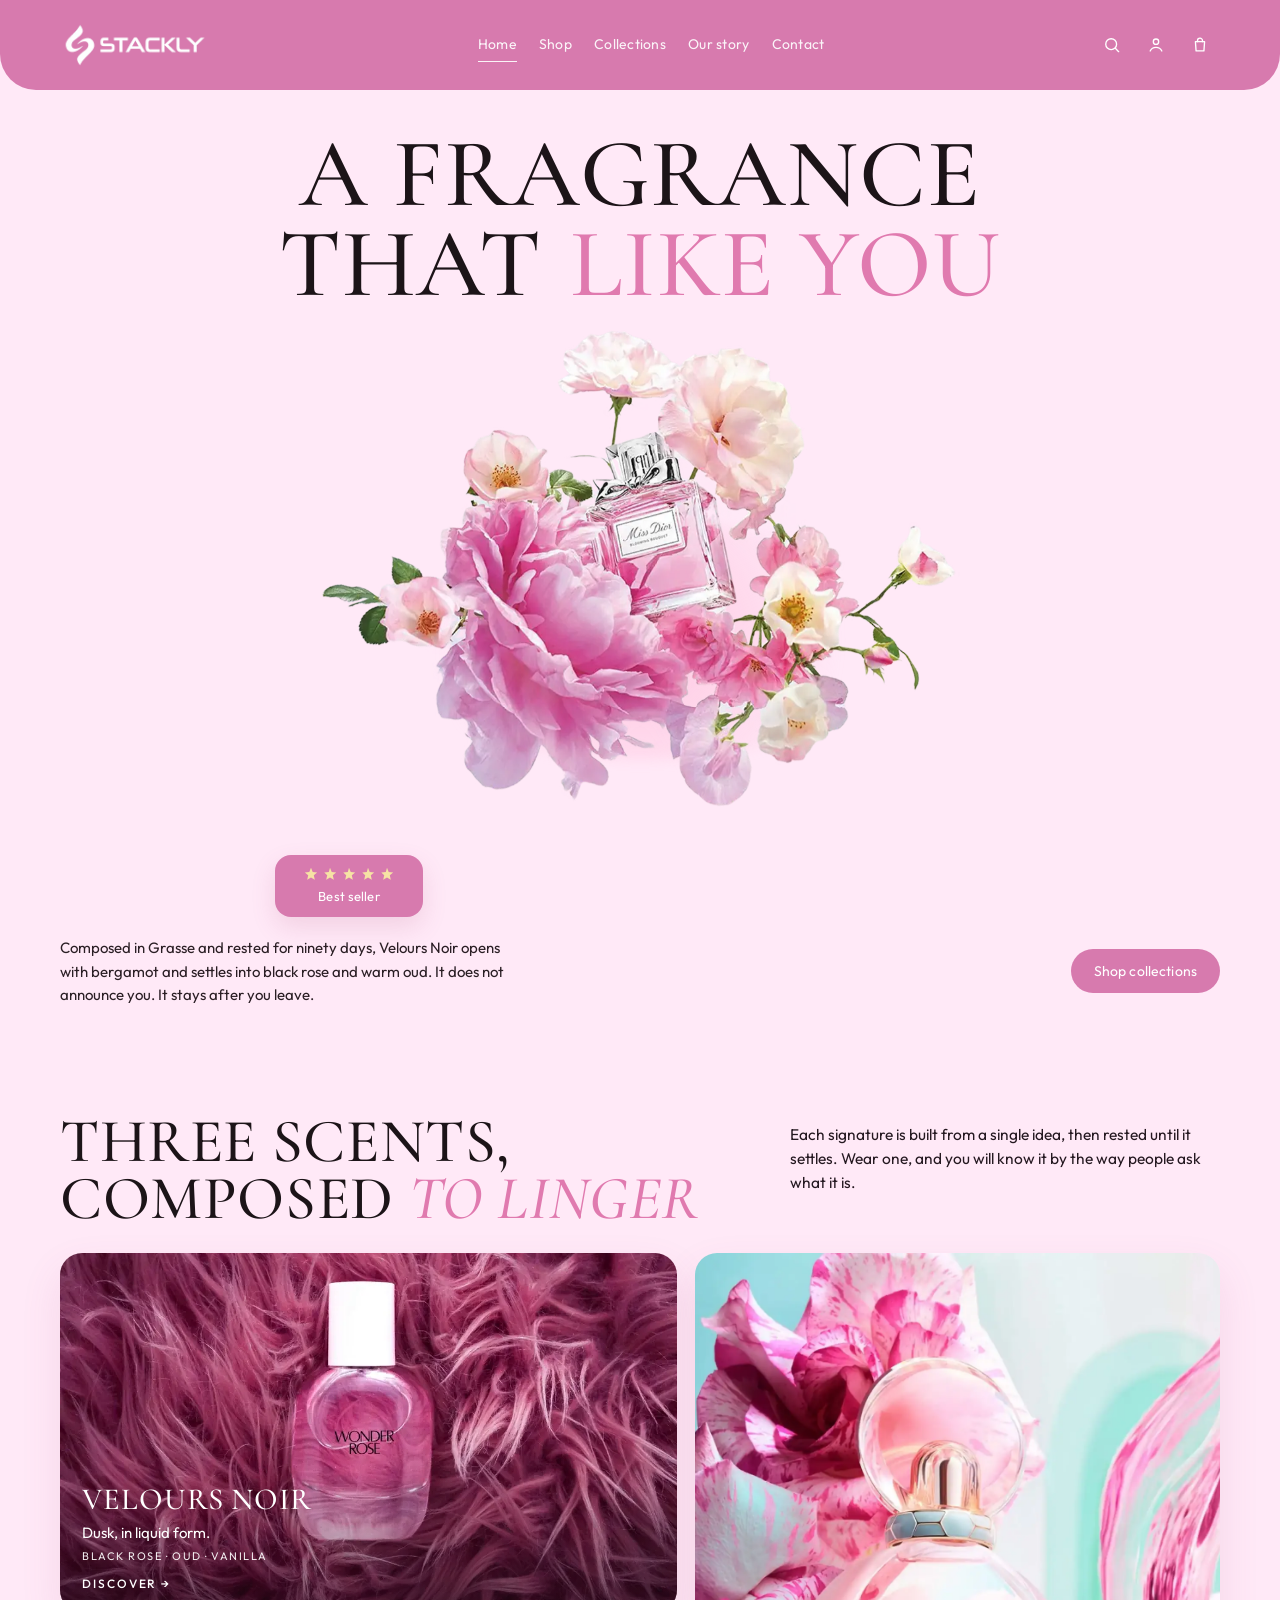
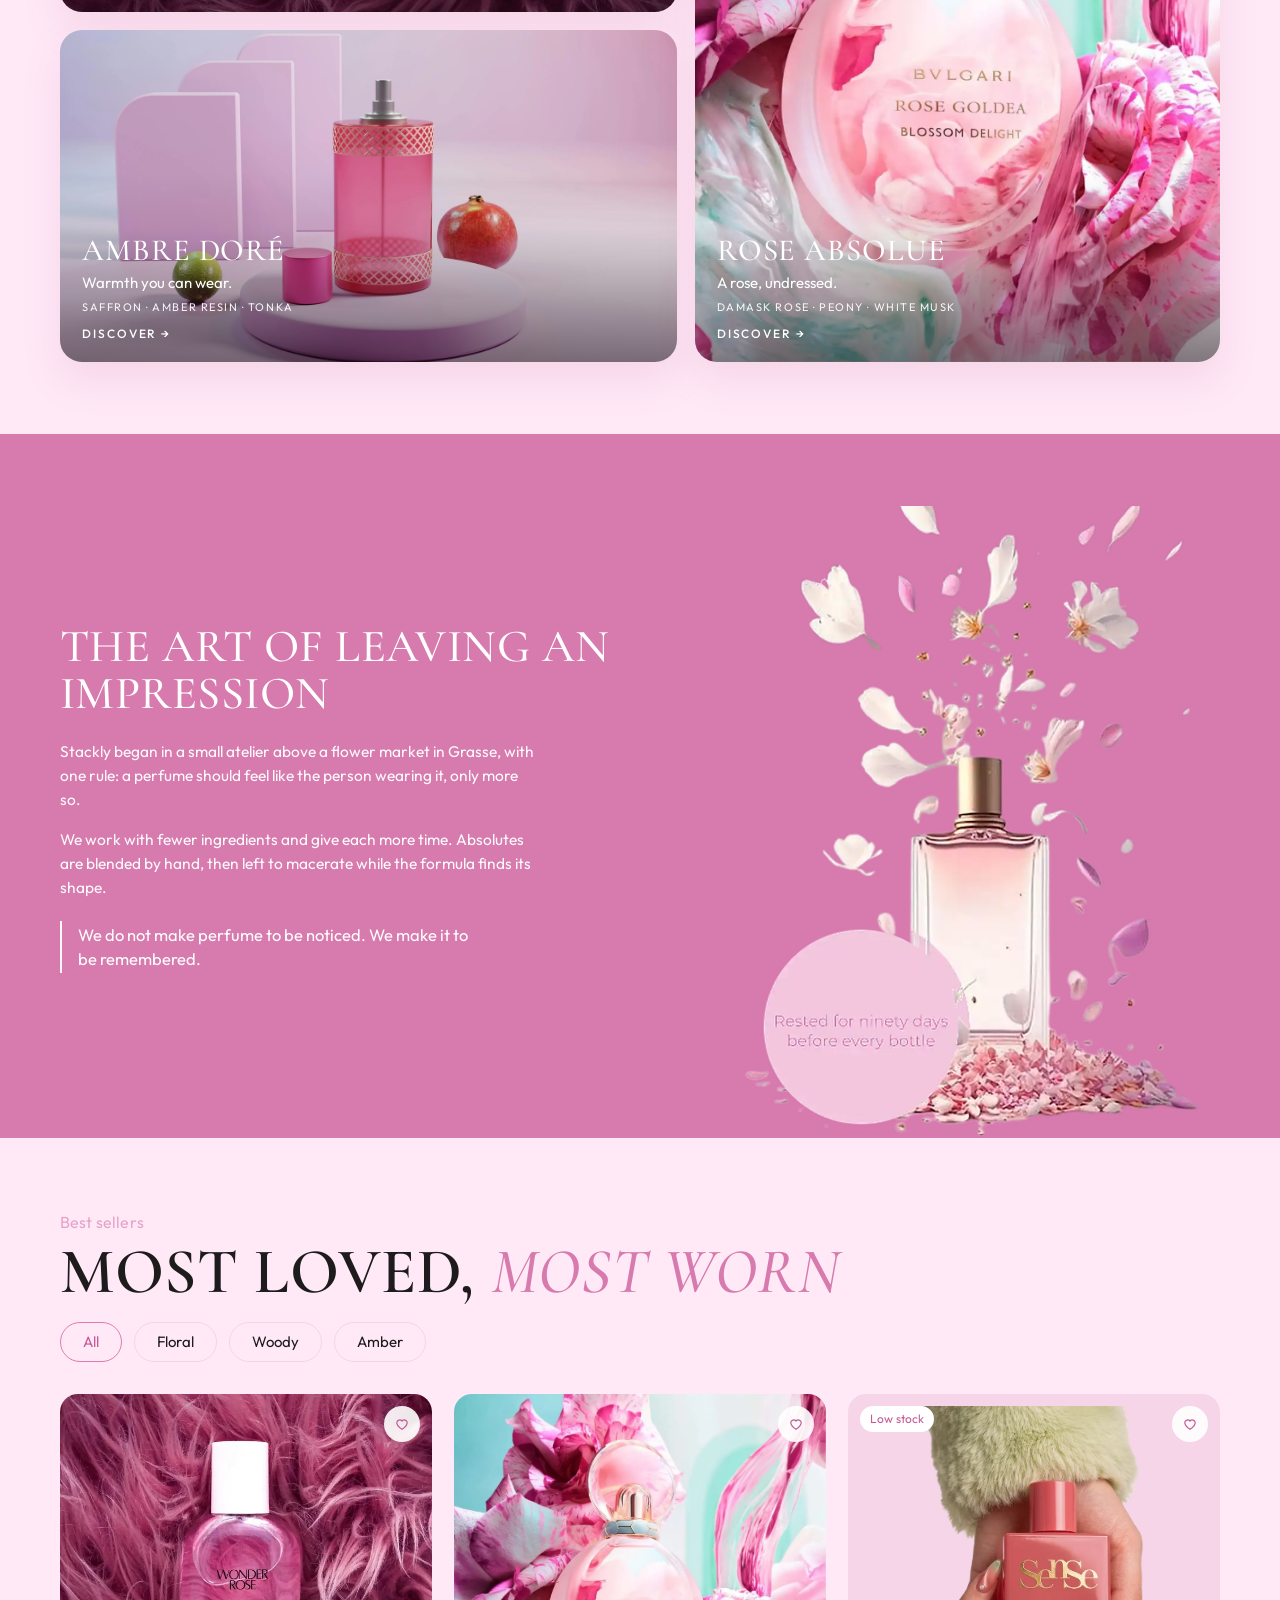
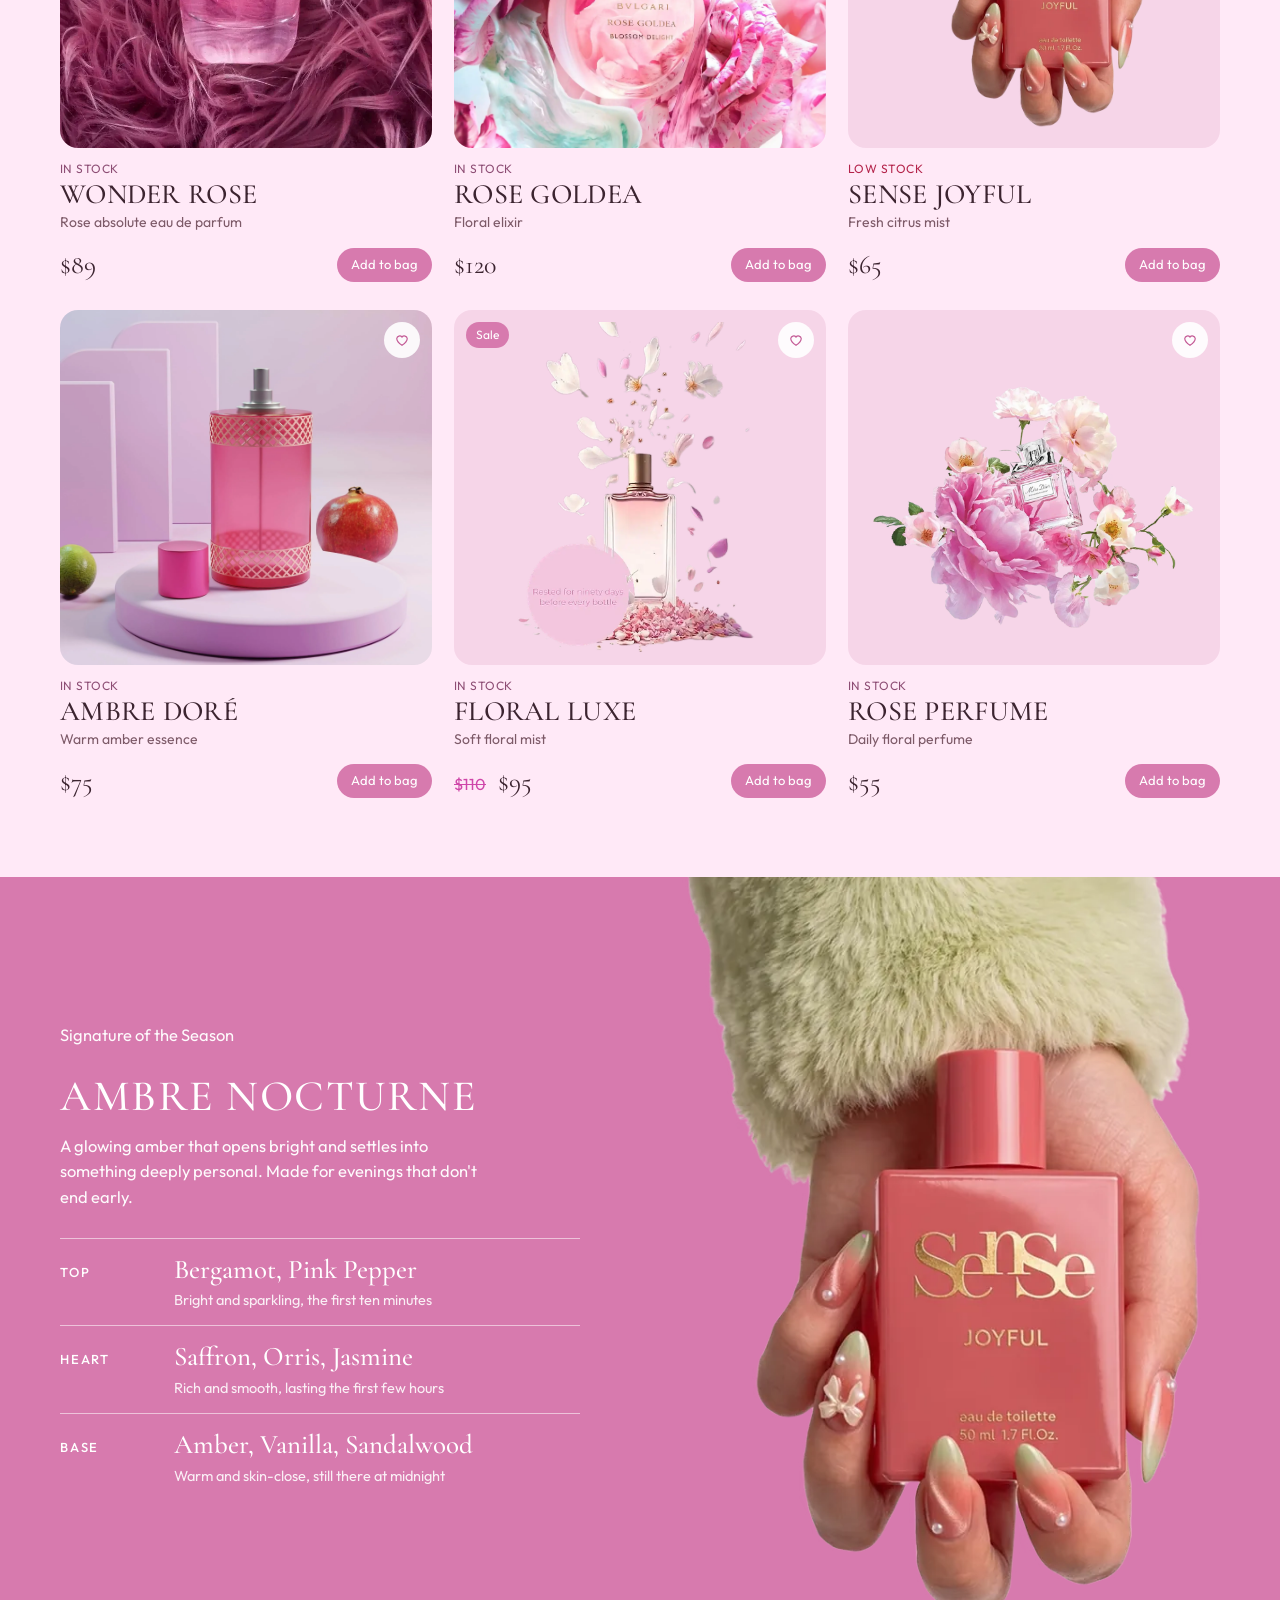
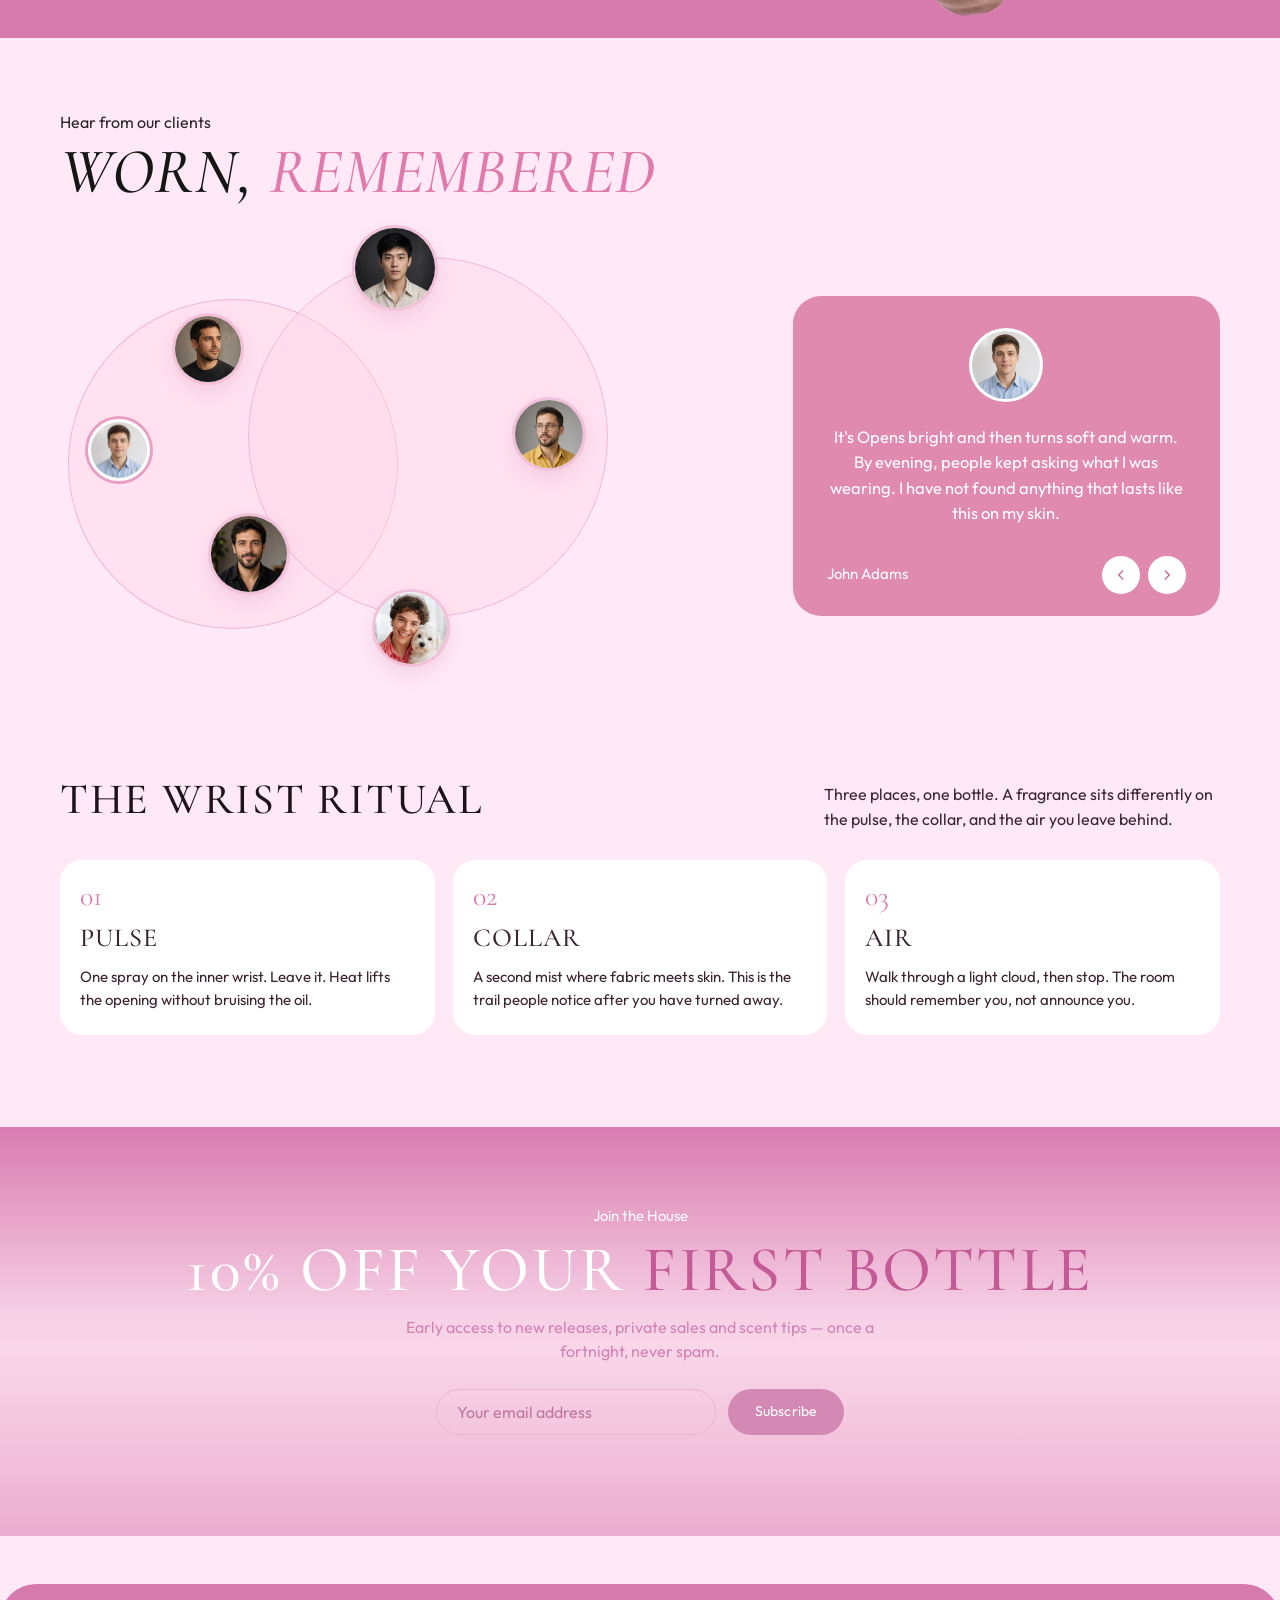
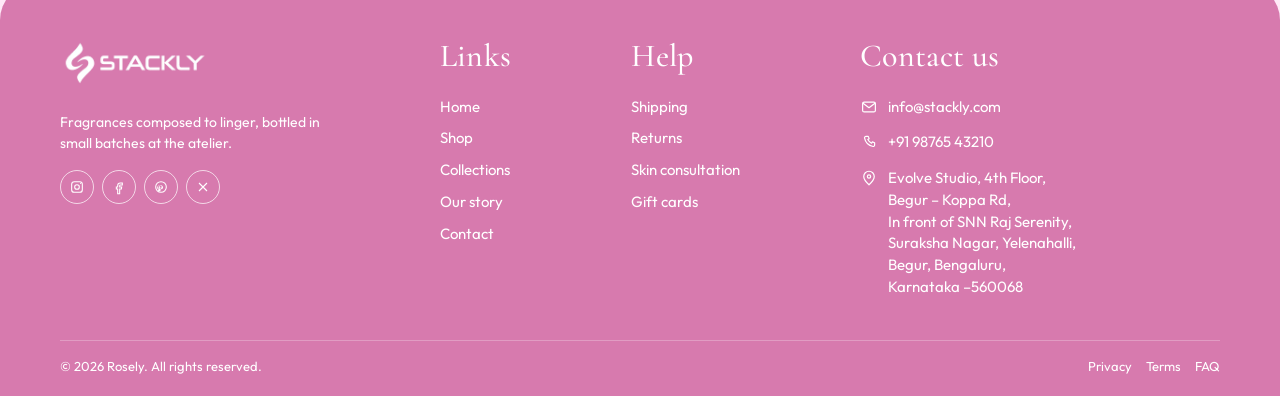
<file: index.html>
<!DOCTYPE html>
<html lang="en">
<head>
  <meta charset="UTF-8">
  <meta name="viewport" content="width=device-width, initial-scale=1.0">
  <title>Rosely — A fragrance that feels like you</title>
  <meta name="description" content="Rosely composes floral, amber, and fresh fragrances in small batches. Shop Wonder Rose, Rose Goldea, Sense Joyful, and Ambre Nocturne.">
  <link rel="preconnect" href="https://fonts.googleapis.com">
  <link rel="preconnect" href="https://fonts.gstatic.com" crossorigin>
  <link href="https://fonts.googleapis.com/css2?family=Cormorant+Garamond:ital,wght@0,500;0,600;0,700;1,500;1,600&family=Outfit:wght@300;400;500;600&display=swap" rel="stylesheet">
  <link rel="stylesheet" href="https://cdn.jsdelivr.net/npm/aos@2.3.4/dist/aos.css">
  <link rel="stylesheet" href="css/style.css">
  <link rel="icon" href="data:image/svg+xml,%3Csvg xmlns='http://www.w3.org/2000/svg' viewBox='0 0 32 32'%3E%3Crect fill='%23d77bae' width='32' height='32' rx='8'/%3E%3Cpath fill='white' d='M16 5c1.6 3.2 1.6 5 0 7.2C14.4 10 14.4 8.2 16 5zm0 22c-1.6-3.2-1.6-5 0-7.2 1.6 2.2 1.6 4 0 7.2zM5 16c3.2-1.6 5-1.6 7.2 0C10 17.6 8.2 17.6 5 16zm22 0c-3.2 1.6-5 1.6-7.2 0 2.2-1.6 4-1.6 7.2 0z'/%3E%3C/svg%3E">
</head>
<body class="is-loading">
  <div class="preloader" id="preloader" role="status" aria-live="polite" aria-label="Loading Stackly">
    <img class="preloader-logo" src="Images/stackly-white.webp" alt="" width="220" height="90">
    <p class="preloader-label">Loading</p>
    <div class="preloader-bar" aria-hidden="true"><span></span></div>
  </div>
  <a class="skip" href="#main">Skip to content</a>

  <header class="site-header">
    <div class="wrap header-bar">
      <a class="logo" href="index.html" aria-label="Stackly home">
        <img src="Images/stackly-white.webp" alt="" width="97" height="40">
      </a>

      <nav class="desktop-nav" aria-label="Primary">
        <a href="index.html" aria-current="page">Home</a>
        <a href="shop.html">Shop</a>
        <a href="collections.html">Collections</a>
        <a href="story.html">Our story</a>
        <a href="contact.html">Contact</a>
      </nav>

      <div class="header-tools">
        <button class="icon-btn" id="open-search" aria-label="Search fragrances">
          <svg viewBox="0 0 24 24" aria-hidden="true"><circle cx="11" cy="11" r="6.5"/><path d="M16 16l4 4"/></svg>
        </button>
        <a class="icon-btn" id="open-account" href="login.html" aria-label="Log in">
          <svg viewBox="0 0 24 24" aria-hidden="true"><circle cx="12" cy="8" r="3.2"/><path d="M5 19.2c1.4-3 3.8-4.4 7-4.4s5.6 1.4 7 4.4"/></svg>
        </a>
        <a class="icon-btn bag-btn" id="open-cart" href="cart.html" aria-label="Open bag">
          <svg viewBox="0 0 24 24" aria-hidden="true"><path d="M6.5 8h11l-.8 11H7.3L6.5 8z"/><path d="M9 8V6.8A3 3 0 0 1 12 3.8 3 3 0 0 1 15 6.8V8"/></svg>
          <span class="bag-count" id="bag-count" hidden>0</span>
        </a>
        <button class="icon-btn menu-toggle" id="menu-toggle" aria-label="Open menu" aria-expanded="false" aria-controls="mobile-nav">
          <svg class="icon-menu" viewBox="0 0 24 24" aria-hidden="true"><path d="M4 7h16M4 12h16M4 17h16"/></svg>
          <svg class="icon-close" viewBox="0 0 24 24" aria-hidden="true"><path d="M6 6l12 12M18 6 6 18"/></svg>
        </button>
      </div>
    </div>
  </header>

  <nav class="mobile-nav" id="mobile-nav" hidden>
    <a href="#home">Home</a>
    <a href="shop.html">Shop</a>
    <a href="collections.html">Collections</a>
    <a href="story.html">Our story</a>
    <a href="contact.html">Contact</a>
    <a href="cart.html">Your bag</a>
  </nav>

  <main id="main">
    <section class="hero" id="home">
      <div class="wrap hero-stage">
        <h1>
          <span class="h-top">A fragrance</span>
          <span class="h-bot">
            <span class="h-that">That</span>
            <span class="h-like">Like you</span>
          </span>
        </h1>
        <div class="hero-flower-frame">
          <img class="hero-flower" src="Images/Hero image.webp" alt="Pink peonies, garden roses, and a glass perfume bottle">
          <p class="best-seller">
            <span class="stars" aria-hidden="true">
              <svg viewBox="0 0 92 16"><path fill="currentColor" d="M8 0.8l1.7 4.2 4.5.4-3.4 2.9 1 4.4L8 10.4 4.2 12.7l1-4.4L1.8 5.4l4.5-.4L8 .8zm19 0l1.7 4.2 4.5.4-3.4 2.9 1 4.4L27 10.4l-3.8 2.3 1-4.4-2.9-2.9 4.5-.4L27 .8zm19 0l1.7 4.2 4.5.4-3.4 2.9 1 4.4L46 10.4l-3.8 2.3 1-4.4-2.9-2.9 4.5-.4L46 .8zm19 0l1.7 4.2 4.5.4-3.4 2.9 1 4.4L65 10.4l-3.8 2.3 1-4.4-2.9-2.9 4.5-.4L65 .8zm19 0l1.7 4.2 4.5.4-3.4 2.9 1 4.4L84 10.4l-3.8 2.3 1-4.4-2.9-2.9 4.5-.4L84 .8z"/></svg>
            </span>
            <span>Best seller</span>
          </p>
        </div>
        <div class="hero-lower">
          <p>Composed in Grasse and rested for ninety days, Velours Noir opens with bergamot and settles into black rose and warm oud. It does not announce you. It stays after you leave.</p>
          <a class="btn btn-pill" href="404.html">Shop collections</a>
        </div>
      </div>
    </section>

    <section class="scents" id="scents">
      <div class="wrap">
        <div class="scents-head">
          <h2>Three scents,<br>composed <em>to linger</em></h2>
          <p>Each signature is built from a single idea, then rested until it settles. Wear one, and you will know it by the way people ask what it is.</p>
        </div>
        <div class="scent-grid">
          <article class="scent-card scent-wonder">
            <img src="Images/wonder rose.webp" alt="Velours Noir bottle resting on rose-colored fur">
            <div class="scent-copy">
              <h3>Velours Noir</h3>
              <p class="scent-line">Dusk, in liquid form.</p>
              <p class="scent-notes">Black rose · Oud · Vanilla</p>
              <a class="text-link" href="404.html">Discover <span aria-hidden="true">→</span></a>
            </div>
          </article>
          <article class="scent-card scent-ambre">
            <img src="Images/Ambre dore.webp" alt="Ambre Doré bottle with lime and pomegranate on a pale plinth">
            <div class="scent-copy">
              <h3>Ambre Doré</h3>
              <p class="scent-line">Warmth you can wear.</p>
              <p class="scent-notes">Saffron · Amber resin · Tonka</p>
              <a class="text-link" href="404.html">Discover <span aria-hidden="true">→</span></a>
            </div>
          </article>
          <article class="scent-card scent-goldea">
            <img src="Images/rose goldea.webp" alt="Rose Absolue round glass bottle with a burgundy cap">
            <div class="scent-copy">
              <h3>Rose Absolue</h3>
              <p class="scent-line">A rose, undressed.</p>
              <p class="scent-notes">Damask rose · Peony · White musk</p>
              <a class="text-link" href="404.html">Discover <span aria-hidden="true">→</span></a>
            </div>
          </article>
        </div>
      </div>
    </section>

    <section class="impression" id="impression">
      <div class="wrap impression-grid">
        <div class="impression-copy">
          <h2><span class="impression-heading-line">The art of leaving an</span><br>impression</h2>
          <p>Stackly began in a small atelier above a flower market in Grasse, with one rule: a perfume should feel like the person wearing it, only more so.</p>
          <p>We work with fewer ingredients and give each more time. Absolutes are blended by hand, then left to macerate while the formula finds its shape.</p>
          <blockquote class="impression-quote">We do not make perfume to be noticed. We make it to be remembered.</blockquote>
        </div>
        <div class="impression-visual">
          <img src="Images/perfume showcase.webp" alt="A pale perfume bottle surrounded by falling petals, rested for ninety days before every bottle">
        </div>
      </div>
    </section>

    <section class="loved" id="loved">
      <div class="wrap">
        <div class="loved-head">
          <p class="loved-kicker">Best sellers</p>
          <h2>Most loved, <em>most worn</em></h2>
          <div class="filters" role="tablist" aria-label="Filter fragrances">
            <button type="button" class="filter is-active" role="tab" aria-selected="true" data-filter="all">All</button>
            <button type="button" class="filter" role="tab" aria-selected="false" data-filter="floral">Floral</button>
            <button type="button" class="filter" role="tab" aria-selected="false" data-filter="woody">Woody</button>
            <button type="button" class="filter" role="tab" aria-selected="false" data-filter="amber">Amber</button>
          </div>
        </div>
        <div class="product-grid" id="product-grid">
          <article class="product" id="product-wonder" data-cat="floral" data-id="wonder" data-name="Wonder Rose" data-price="89" data-img="Images/wonder rose.webp">
            <div class="product-media">
              <img src="Images/wonder rose.webp" alt="Wonder Rose bottle on pink fur">
              <button class="wish" type="button" aria-pressed="false" aria-label="Save Wonder Rose">
                <svg viewBox="0 0 24 24" aria-hidden="true"><path d="M12 19s-7-4.4-7-9a4 4 0 0 1 7-2 4 4 0 0 1 7 2c0 4.6-7 9-7 9z"/></svg>
              </button>
            </div>
            <p class="stock is-in">In stock</p>
            <h3>Wonder Rose</h3>
            <p class="product-note">Rose absolute eau de parfum</p>
            <div class="product-row">
              <p class="price">$89</p>
              <button class="add" type="button">Add to bag</button>
            </div>
          </article>

          <article class="product" id="product-goldea" data-cat="floral" data-id="goldea" data-name="Rose Goldea" data-price="120" data-img="Images/rose goldea.webp">
            <div class="product-media">
              <img src="Images/rose goldea.webp" alt="Rose Goldea round perfume bottle">
              <button class="wish" type="button" aria-pressed="false" aria-label="Save Rose Goldea">
                <svg viewBox="0 0 24 24" aria-hidden="true"><path d="M12 19s-7-4.4-7-9a4 4 0 0 1 7-2 4 4 0 0 1 7 2c0 4.6-7 9-7 9z"/></svg>
              </button>
            </div>
            <p class="stock is-in">In stock</p>
            <h3>Rose Goldea</h3>
            <p class="product-note">Floral elixir</p>
            <div class="product-row">
              <p class="price">$120</p>
              <button class="add" type="button">Add to bag</button>
            </div>
          </article>

          <article class="product" id="product-joyful" data-cat="fresh" data-id="joyful" data-name="Sense Joyful" data-price="65" data-img="Images/Sense joyful.webp">
            <div class="product-media media-soft">
              <img src="Images/Sense joyful.webp" alt="A hand holding the coral Sense Joyful bottle">
              <span class="chip">Low stock</span>
              <button class="wish" type="button" aria-pressed="false" aria-label="Save Sense Joyful">
                <svg viewBox="0 0 24 24" aria-hidden="true"><path d="M12 19s-7-4.4-7-9a4 4 0 0 1 7-2 4 4 0 0 1 7 2c0 4.6-7 9-7 9z"/></svg>
              </button>
            </div>
            <p class="stock is-low">Low stock</p>
            <h3>Sense Joyful</h3>
            <p class="product-note">Fresh citrus mist</p>
            <div class="product-row">
              <p class="price">$65</p>
              <button class="add" type="button">Add to bag</button>
            </div>
          </article>

          <article class="product" id="product-ambre" data-cat="amber" data-id="ambre" data-name="Ambre Doré" data-price="75" data-img="Images/Ambre dore.webp">
            <div class="product-media">
              <img src="Images/Ambre dore.webp" alt="Ambre Doré bottle styled with lime and pomegranate">
              <button class="wish" type="button" aria-pressed="false" aria-label="Save Ambre Doré">
                <svg viewBox="0 0 24 24" aria-hidden="true"><path d="M12 19s-7-4.4-7-9a4 4 0 0 1 7-2 4 4 0 0 1 7 2c0 4.6-7 9-7 9z"/></svg>
              </button>
            </div>
            <p class="stock is-in">In stock</p>
            <h3>Ambre Doré</h3>
            <p class="product-note">Warm amber essence</p>
            <div class="product-row">
              <p class="price">$75</p>
              <button class="add" type="button">Add to bag</button>
            </div>
          </article>

          <article class="product" id="product-luxe" data-cat="floral" data-id="luxe" data-name="Floral Luxe" data-price="95" data-img="Images/perfume showcase.webp">
            <div class="product-media media-soft">
              <img src="Images/perfume showcase.webp" alt="Floral Luxe bottle with scattered petals">
              <span class="chip chip-sale">Sale</span>
              <button class="wish" type="button" aria-pressed="false" aria-label="Save Floral Luxe">
                <svg viewBox="0 0 24 24" aria-hidden="true"><path d="M12 19s-7-4.4-7-9a4 4 0 0 1 7-2 4 4 0 0 1 7 2c0 4.6-7 9-7 9z"/></svg>
              </button>
            </div>
            <p class="stock is-in">In stock</p>
            <h3>Floral Luxe</h3>
            <p class="product-note">Soft floral mist</p>
            <div class="product-row">
              <p class="price"><s>$110</s> $95</p>
              <button class="add" type="button">Add to bag</button>
            </div>
          </article>

          <article class="product" id="product-daily" data-cat="fresh" data-id="daily" data-name="Rose Perfume" data-price="55" data-img="Images/Hero image.webp">
            <div class="product-media media-soft">
              <img src="Images/Hero image.webp" alt="Rose Perfume among pink peonies">
              <button class="wish" type="button" aria-pressed="false" aria-label="Save Rose Perfume">
                <svg viewBox="0 0 24 24" aria-hidden="true"><path d="M12 19s-7-4.4-7-9a4 4 0 0 1 7-2 4 4 0 0 1 7 2c0 4.6-7 9-7 9z"/></svg>
              </button>
            </div>
            <p class="stock is-in">In stock</p>
            <h3>Rose Perfume</h3>
            <p class="product-note">Daily floral perfume</p>
            <div class="product-row">
              <p class="price">$55</p>
              <button class="add" type="button">Add to bag</button>
            </div>
          </article>
        </div>
        <p class="empty-filter" id="empty-filter" hidden>Nothing in this family yet. Try another note.</p>
      </div>
    </section>

    <section class="nocturne" id="nocturne">
      <div class="wrap nocturne-grid">
        <div class="nocturne-copy">
          <p class="nocturne-kicker">Signature of the Season</p>
          <h2>Ambre Nocturne</h2>
          <p>A glowing amber that opens bright and settles into something deeply personal. Made for evenings that don't end early.</p>
          <dl class="notes">
            <div>
              <dt>Top</dt>
              <dd>
                <strong>Bergamot, Pink Pepper</strong>
                <span>Bright and sparkling, the first ten minutes</span>
              </dd>
            </div>
            <div>
              <dt>Heart</dt>
              <dd>
                <strong>Saffron, Orris, Jasmine</strong>
                <span>Rich and smooth, lasting the first few hours</span>
              </dd>
            </div>
            <div>
              <dt>Base</dt>
              <dd>
                <strong>Amber, Vanilla, Sandalwood</strong>
                <span>Warm and skin-close, still there at midnight</span>
              </dd>
            </div>
          </dl>
        </div>
        <div class="nocturne-visual">
          <img src="Images/Sense joyful.webp" alt="A hand in a pale fur sleeve holding the coral Sense Joyful bottle">
        </div>
      </div>
    </section>

    <section class="women" id="women">
      <div class="wrap">
        <p class="clients-kicker">Hear from our clients</p>
        <h2>Worn, <em>remembered</em></h2>
        <div class="women-grid">
          <div class="venn">
            <span class="bubble b1" aria-hidden="true"></span>
            <span class="bubble b2" aria-hidden="true"></span>
            <button class="portrait p-top" type="button" data-quote="1" aria-pressed="false" aria-label="Leo Chen">
              <img src="Images/clients/client-top.webp" alt="">
            </button>
            <button class="portrait p-side" type="button" data-quote="2" aria-pressed="false" aria-label="Marcus Hale">
              <img src="Images/clients/client-side.webp" alt="">
            </button>
            <button class="portrait p-left is-active" type="button" data-quote="0" aria-pressed="true" aria-label="John Adams">
              <img src="Images/clients/client-john.webp" alt="">
            </button>
            <button class="portrait p-glasses" type="button" data-quote="3" aria-pressed="false" aria-label="Amir Shah">
              <img src="Images/clients/client-glasses.webp" alt="">
            </button>
            <button class="portrait p-black" type="button" data-quote="4" aria-pressed="false" aria-label="David Okonkwo">
              <img src="Images/clients/client-black.webp" alt="">
            </button>
            <button class="portrait p-dog" type="button" data-quote="5" aria-pressed="false" aria-label="Sam Rivera">
              <img src="Images/clients/client-dog.webp" alt="">
            </button>
          </div>

          <article class="quote-card" aria-live="polite">
            <img class="quote-avatar" id="quote-avatar" src="Images/clients/client-john.webp" alt="">
            <blockquote id="quote-text">It's Opens bright and then turns soft and warm. By evening, people kept asking what I was wearing. I have not found anything that lasts like this on my skin.</blockquote>
            <div class="quote-foot">
              <p class="quote-name" id="quote-name">John Adams</p>
              <div class="quote-nav">
                <button type="button" class="quote-arrow" id="quote-prev" aria-label="Previous story">
                  <svg viewBox="0 0 24 24" aria-hidden="true"><path d="M14.5 6.5 9 12l5.5 5.5"/></svg>
                </button>
                <button type="button" class="quote-arrow" id="quote-next" aria-label="Next story">
                  <svg viewBox="0 0 24 24" aria-hidden="true"><path d="M9.5 6.5 15 12l-5.5 5.5"/></svg>
                </button>
              </div>
            </div>
          </article>
        </div>
      </div>
    </section>

    <section class="ritual" id="ritual">
      <div class="wrap">
        <div class="ritual-head">
          <h2>The wrist ritual</h2>
          <p>Three places, one bottle. A fragrance sits differently on the pulse, the collar, and the air you leave behind.</p>
        </div>
        <ol class="ritual-steps">
          <li>
            <span>01</span>
            <h3>Pulse</h3>
            <p>One spray on the inner wrist. Leave it. Heat lifts the opening without bruising the oil.</p>
          </li>
          <li>
            <span>02</span>
            <h3>Collar</h3>
            <p>A second mist where fabric meets skin. This is the trail people notice after you have turned away.</p>
          </li>
          <li>
            <span>03</span>
            <h3>Air</h3>
            <p>Walk through a light cloud, then stop. The room should remember you, not announce you.</p>
          </li>
        </ol>
      </div>
    </section>

    <section class="letter" id="letter">
      <div class="wrap letter-inner">
        <p class="letter-kicker">Join the House</p>
        <h2>10% off your <span class="letter-accent">first bottle</span></h2>
        <p>Early access to new releases, private sales and scent tips — once a fortnight, never spam.</p>
        <form class="letter-form" id="letter-form" novalidate>
          <label class="sr" for="email">Email address</label>
          <input id="email" name="email" type="email" placeholder="Your email address" autocomplete="email" required>
          <button class="btn btn-solid" type="submit">Subscribe</button>
          <p class="form-msg" id="form-msg" role="status"></p>
        </form>
      </div>
    </section>
  </main>

  <footer class="site-footer" id="contact">
    <div class="wrap footer-grid">
      <div class="footer-brand">
        <a class="logo" href="index.html" aria-label="Stackly home">
          <img src="Images/stackly-white.webp" alt="" width="97" height="40">
        </a>
        <p>Fragrances composed to linger, bottled in small batches at the atelier.</p>
        <div class="socials">
          <a href="404.html" aria-label="Instagram" >
            <svg viewBox="0 0 24 24" aria-hidden="true"><rect x="4" y="4" width="16" height="16" rx="4"/><circle cx="12" cy="12" r="3.5"/><circle cx="17.2" cy="6.8" r="0.8" fill="currentColor" stroke="none"/></svg>
          </a>
          <a href="404.html" aria-label="Facebook" >
            <svg viewBox="0 0 24 24" aria-hidden="true"><path d="M14 9h3V6h-3c-2.2 0-4 1.8-4 4v2H8v3h2v7h3v-7h2.6l.4-3H13v-2c0-.6.4-1 1-1z"/></svg>
          </a>
          <a href="404.html" aria-label="Pinterest" >
            <svg viewBox="0 0 24 24" aria-hidden="true"><circle cx="12" cy="12" r="8"/><path d="M11 18.5c.4-1.4.8-2.8.6-4.1-.2-.6-.5-1.2-.2-1.8.4-.8 1.2-.3 1.4.4.2.8 0 1.8-.2 2.6 1.4-.2 2.4-1.4 2.4-3.1 0-2-1.6-3.6-4.2-3.6-3 0-4.6 2.2-4.6 4.2 0 .9.4 1.8 1.2 2.1.2.1.3 0 .3-.2l.2-.8c0-.1 0-.2-.1-.3-.3-.4-.5-.9-.5-1.5 0-1.5 1.1-3 3-3 1.6 0 2.8 1.1 2.8 2.8 0 1.8-.9 3.1-2.1 3.1-.7 0-1.2-.6-1-1.3.2-.8.6-1.7.6-2.3 0-.5-.3-1-.9-1-.7 0-1.3.7-1.3 1.7 0 .6.2 1 .2 1l-1.2 5z" fill="currentColor" stroke="none"/></svg>
          </a>
          <a href="404.html" aria-label="X" >
            <svg viewBox="0 0 24 24" aria-hidden="true"><path d="M6 6l12 12M18 6L6 18"/></svg>
          </a>
        </div>
      </div>
      <div>
        <h3>Links</h3>
        <ul>
          <li><a href="#home">Home</a></li>
          <li><a href="shop.html">Shop</a></li>
          <li><a href="collections.html">Collections</a></li>
          <li><a href="story.html">Our story</a></li>
          <li><a href="contact.html">Contact</a></li>
        </ul>
      </div>
      <div>
        <h3>Help</h3>
        <ul>
          <li><a href="404.html">Shipping</a></li>
          <li><a href="404.html">Returns</a></li>
          <li><a href="404.html">Skin consultation</a></li>
          <li><a href="404.html">Gift cards</a></li>
        </ul>
      </div>
      <div class="footer-contact">
        <h3>Contact us</h3>
         <p class="contact-line">
          <svg class="contact-icon" viewBox="0 0 24 24" aria-hidden="true"><rect x="3.5" y="5.5" width="17" height="13" rx="2"/><path d="m4 7 8 6 8-6"/></svg>
          <a href="404.html">info@stackly.com</a>
        </p>
        <p class="contact-line">
          <svg class="contact-icon" viewBox="0 0 24 24" aria-hidden="true"><path d="M8 4.5h3l1.2 3-1.8 1.1a12 12 0 0 0 5 5l1.1-1.8 3 1.2v3A2 2 0 0 1 17.4 18 14.5 14.5 0 0 1 6 6.6 2 2 0 0 1 8 4.5z"/></svg>
          <a href="404.html">+91 98765 43210</a>
        </p>
        <p class="contact-line">
          <svg class="contact-icon" viewBox="0 0 24 24" aria-hidden="true"><path d="M12 21s7-6.2 7-11a7 7 0 1 0-14 0c0 4.8 7 11 7 11z"/><circle cx="12" cy="10" r="2.2"/></svg>
          <span>Evolve Studio, 4th Floor,<br>Begur – Koppa Rd,<br>In front of SNN Raj Serenity,<br>Suraksha Nagar, Yelenahalli,<br>Begur, Bengaluru,<br>Karnataka –560068</span>
        </p>
      
      </div>
    </div>
    <div class="wrap footer-base">
      <p>© 2026 Rosely. All rights reserved.</p>
      <p>
        <a href="404.html">Privacy</a>
        <a href="404.html">Terms</a>
        <a href="404.html">FAQ</a>
      </p>
    </div>
  </footer>

  <div class="overlay" id="overlay" hidden></div>

  <aside class="drawer" id="cart-drawer" role="dialog" aria-modal="true" aria-labelledby="cart-title" hidden>
    <header class="drawer-head">
      <h2 id="cart-title">Your bag</h2>
      <button class="icon-btn" type="button" data-close="cart" aria-label="Close bag">
        <svg viewBox="0 0 24 24" aria-hidden="true"><path d="M6 6l12 12M18 6L6 18"/></svg>
      </button>
    </header>
    <div class="drawer-body" id="cart-body"></div>
    <footer class="drawer-foot" id="cart-foot" hidden>
      <p><span>Subtotal</span><strong id="cart-subtotal">$0</strong></p>
      <button class="btn btn-solid btn-block" id="checkout" type="button">Reserve bottles</button>
      <p class="fine">A preview boutique. Your list stays on this device.</p>
    </footer>
  </aside>

  <aside class="drawer search-drawer" id="search-drawer" role="dialog" aria-modal="true" aria-labelledby="search-title" hidden>
    <header class="drawer-head">
      <h2 id="search-title">Search</h2>
      <button class="icon-btn" type="button" data-close="search" aria-label="Close search">
        <svg viewBox="0 0 24 24" aria-hidden="true"><path d="M6 6l12 12M18 6L6 18"/></svg>
      </button>
    </header>
    <div class="drawer-body">
      <label class="sr" for="search-input">Search fragrances</label>
      <input id="search-input" type="search" placeholder="Try rose, amber, joyful…" autocomplete="off">
      <ul class="search-results" id="search-results"></ul>
    </div>
  </aside>

  <aside class="drawer" id="account-drawer" role="dialog" aria-modal="true" aria-labelledby="account-title" hidden>
    <header class="drawer-head">
      <h2 id="account-title">Account</h2>
      <button class="icon-btn" type="button" data-close="account" aria-label="Close account">
        <svg viewBox="0 0 24 24" aria-hidden="true"><path d="M6 6l12 12M18 6L6 18"/></svg>
      </button>
    </header>
    <div class="drawer-body">
      <form id="account-form" novalidate>
        <p id="account-hello">Save a name for this browser. No password, no account server.</p>
        <label for="account-name">Name</label>
        <input id="account-name" name="name" type="text" placeholder="Your name" required>
        <button class="btn btn-solid btn-block" type="submit">Save</button>
        <p class="form-msg" id="account-msg" role="status"></p>
      </form>
    </div>
  </aside>

  <aside class="drawer" id="info-drawer" role="dialog" aria-modal="true" aria-labelledby="info-title" hidden>
    <header class="drawer-head">
      <h2 id="info-title">Help</h2>
      <button class="icon-btn" type="button" data-close="info" aria-label="Close">
        <svg viewBox="0 0 24 24" aria-hidden="true"><path d="M6 6l12 12M18 6L6 18"/></svg>
      </button>
    </header>
    <div class="drawer-body" id="info-body"></div>
  </aside>

  <div class="toast" id="toast" role="status" aria-live="polite"></div>

  <script src="js/main.js?v=namefix"></script>
  <script src="https://cdn.jsdelivr.net/npm/aos@2.3.4/dist/aos.js"></script>
  <script src="js/motion.js?v=2"></script>
  <script>
    window.setTimeout(function () {
      var el = document.getElementById("preloader");
      if (!el) return;
      el.classList.add("is-done");
      document.body.classList.remove("is-loading");
      window.setTimeout(function () { el.remove(); }, 400);
    }, 1500);
  </script>
</body>
</html>
</file>
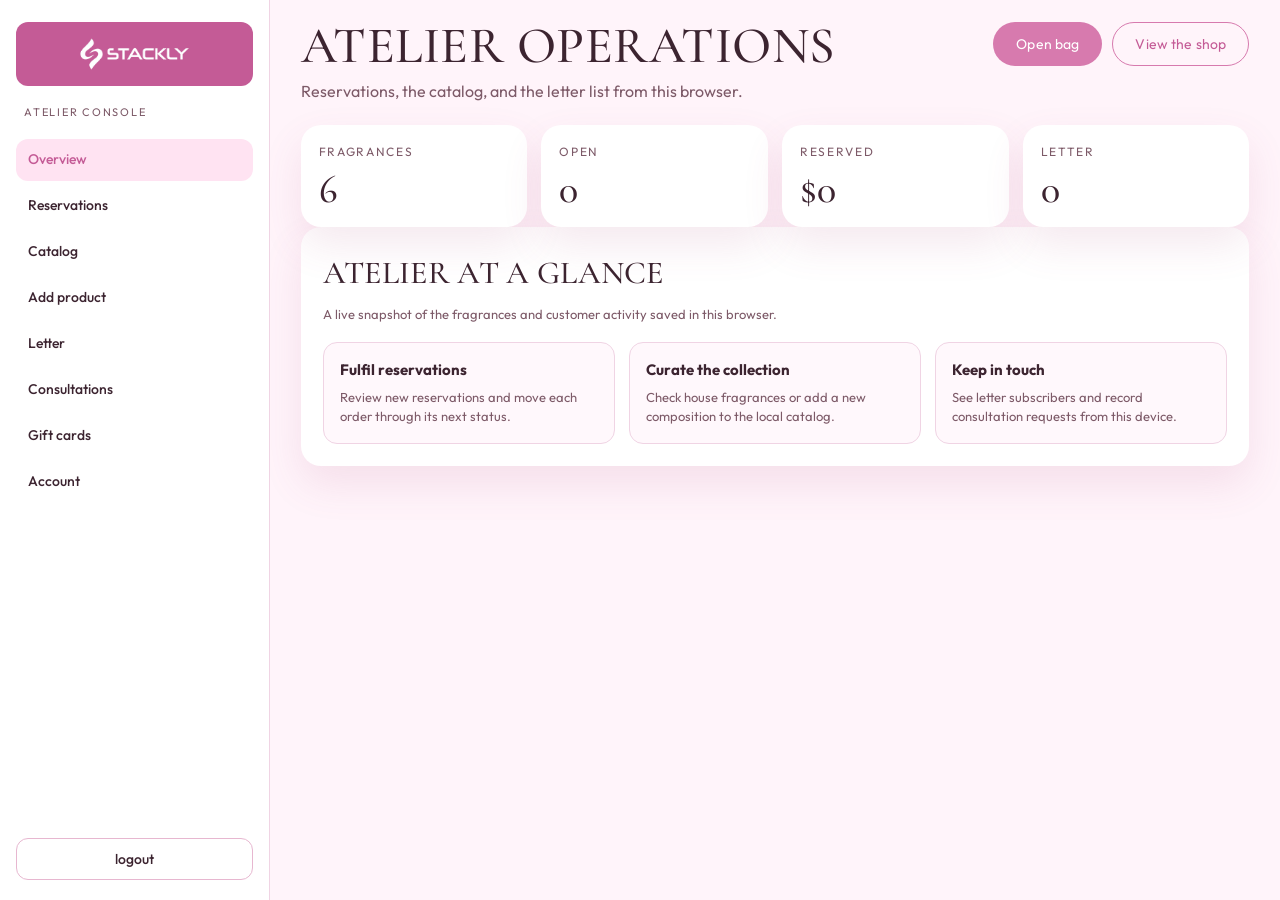
<file: admin.html>
<!DOCTYPE html>
<html lang="en">
<head>
  <meta charset="UTF-8">
  <meta name="viewport" content="width=device-width, initial-scale=1.0">
  <title>Atelier desk — Rosely</title>
  <meta name="description" content="Rosely atelier desk: reservations on this device, the house catalog, and new fragrances added to the shop.">
  <link rel="preconnect" href="https://fonts.googleapis.com">
  <link rel="preconnect" href="https://fonts.gstatic.com" crossorigin>
  <link href="https://fonts.googleapis.com/css2?family=Cormorant+Garamond:ital,wght@0,500;0,600;0,700;1,500;1,600&family=Outfit:wght@300;400;500;600&display=swap" rel="stylesheet">
  <link rel="stylesheet" href="https://cdn.jsdelivr.net/npm/aos@2.3.4/dist/aos.css">
  <link rel="stylesheet" href="css/style.css?v=user">
  <link rel="icon" href="data:image/svg+xml,%3Csvg xmlns='http://www.w3.org/2000/svg' viewBox='0 0 32 32'%3E%3Crect fill='%23d77bae' width='32' height='32' rx='8'/%3E%3Cpath fill='white' d='M16 5c1.6 3.2 1.6 5 0 7.2C14.4 10 14.4 8.2 16 5zm0 22c-1.6-3.2-1.6-5 0-7.2 1.6 2.2 1.6 4 0 7.2zM5 16c3.2-1.6 5-1.6 7.2 0C10 17.6 8.2 17.6 5 16zm22 0c-3.2 1.6-5 1.6-7.2 0 2.2-1.6 4-1.6 7.2 0z'/%3E%3C/svg%3E">
</head>
<body class="dashboard-page" data-page="admin">
  <a class="skip" href="#main">Skip to content</a>
  <div class="dash-backdrop" id="dash-backdrop" hidden></div>

  <div class="dash-shell">
    <aside class="dash-sidebar" id="dash-sidebar" aria-label="Admin sidebar">
      <a class="dash-logo" href="admin.html" aria-label="Stackly home">
        <img src="Images/stackly-white.webp" alt="Stackly" width="120" height="40">
        <svg viewBox="0 0 32 32" aria-hidden="true"><path d="M16 3.2c1.8 3.6 1.8 5.6 0 8.2-1.8-2.6-1.8-4.6 0-8.2zm0 25.6c-1.8-3.6-1.8-5.6 0-8.2 1.8 2.6 1.8 4.6 0 8.2zM3.2 16c3.6-1.8 5.6-1.8 8.2 0-2.6 1.8-4.6 1.8-8.2 0zm25.6 0c-3.6 1.8-5.6 1.8-8.2 0 2.6-1.8 4.6-1.8 8.2 0z"/></svg>
      </a>

      <p class="dash-console-label">Atelier console</p>
      <ul class="dash-nav">
        <li><a href="#overview" class="is-active">Overview</a></li>
        <li><a href="#reservations">Reservations</a></li>
        <li><a href="#catalog">Catalog</a></li>
        <li><a href="#product">Add product</a></li>
        <li><a href="#letter">Letter</a></li>
        <li><a href="#consults">Consultations</a></li>
        <li><a href="#gifts">Gift cards</a></li>
        <li><a href="#account">Account</a></li>
      </ul>

      <div class="dash-sidebar-foot">
        <div class="dash-user" id="dash-user" hidden>
          <p class="dash-user-name" id="dash-user-name"></p>
          <p class="dash-user-email" id="dash-user-email"></p>
        </div>
        <a class="dash-leave" href="login.html">logout</a>
      </div>
    </aside>

    <div class="dash-main" id="main">
      <header class="dash-mobile-bar">
        <button class="icon-btn menu-toggle" id="dash-menu-btn" type="button" aria-expanded="false" aria-controls="dash-sidebar" aria-label="Open menu">
          <svg class="icon-menu" viewBox="0 0 24 24" aria-hidden="true"><path d="M4 7h16M4 12h16M4 17h16"/></svg>
          <svg class="icon-close" viewBox="0 0 24 24" aria-hidden="true"><path d="M6 6l12 12M18 6 6 18"/></svg>
        </button>
        <p class="dash-bar-title" id="dash-bar-title">Overview</p>
      </header>

      <header class="dash-topbar">
        <div>
          <h1>Atelier operations</h1>
          <p>Reservations, the catalog, and the letter list from this browser.</p>
        </div>
        <div class="dash-actions">
          <a class="btn btn-solid" id="open-cart" href="404.html">Open bag <span class="bag-count" id="bag-count" hidden>0</span></a>
          <a class="btn btn-line" href="404.html">View the shop</a>
        </div>
      </header>

      <section class="dash-block" id="overview">
        <section class="stat-grid" aria-label="Atelier totals">
          <article class="stat"><span>Fragrances</span><strong id="stat-products">0</strong></article>
          <article class="stat"><span>Open</span><strong id="stat-open">0</strong></article>
          <article class="stat"><span>Reserved</span><strong id="stat-revenue">$0</strong></article>
          <article class="stat"><span>Letter</span><strong id="stat-list">0</strong></article>
        </section>
        <article class="panel">
          <h2>Atelier at a glance</h2>
          <p class="fine">A live snapshot of the fragrances and customer activity saved in this browser.</p>
          <div class="dash-detail-grid">
            <div><strong>Fulfil reservations</strong><p>Review new reservations and move each order through its next status.</p></div>
            <div><strong>Curate the collection</strong><p>Check house fragrances or add a new composition to the local catalog.</p></div>
            <div><strong>Keep in touch</strong><p>See letter subscribers and record consultation requests from this device.</p></div>
          </div>
        </article>
      </section>

      <section class="dash-block" id="reservations">
        <article class="panel">
          <h2>Reservations</h2>
          <p class="fine">Review each order, its bottles, and its total. Use the update control to advance the reservation from Open to Packed and then Shipped.</p>
          <div class="table-wrap">
            <table class="table">
              <thead>
                <tr><th>Order</th><th>Bottles</th><th>Total</th><th>Status</th><th>Update</th></tr>
              </thead>
              <tbody id="admin-orders"></tbody>
            </table>
          </div>
        </article>
      </section>

      <section class="dash-block" id="catalog">
        <article class="panel">
          <h2>Catalog</h2>
          <p class="fine">Your house fragrances and any additions made from this desk appear here. House entries stay in the catalog; locally added entries can be removed.</p>
          <div class="table-wrap">
            <table class="table">
              <thead>
                <tr><th>Fragrance</th><th>Family</th><th>Price</th><th></th></tr>
              </thead>
              <tbody id="admin-catalog"></tbody>
            </table>
          </div>
        </article>
      </section>

      <section class="dash-block" id="product">
        <article class="panel">
          <h2>Add product</h2>
          <p class="fine">New bottles join the shop edit on this device. Give each fragrance a distinct name, select its scent family, and add a short note that helps customers imagine it.</p>
          <form id="add-product" novalidate>
            <div class="form-grid">
              <label class="field" for="product-name">
                <span>Name</span>
                <input id="product-name" name="fragrance" type="text" required placeholder="Peony Veil" autocomplete="off">
              </label>
              <label class="field" for="product-price">
                <span>Price</span>
                <input id="product-price" name="price" type="number" min="1" step="1" required placeholder="82">
              </label>
            </div>
            <div class="form-grid">
              <label class="field" for="product-cat">
                <span>Family</span>
                <select id="product-cat" name="cat">
                  <option value="floral">Floral</option>
                  <option value="woody">Woody</option>
                  <option value="amber">Amber</option>
                  <option value="fresh">Fresh</option>
                </select>
              </label>
              <label class="field" for="product-img">
                <span>Still</span>
                <select id="product-img" name="img"></select>
              </label>
            </div>
            <label class="field" for="product-note">
              <span>Note</span>
              <input id="product-note" name="note" type="text" placeholder="Peony, musk, pear">
            </label>
            <button class="btn btn-solid" type="submit">Add product</button>
            <p class="form-msg" id="add-msg" role="status"></p>
          </form>
        </article>
      </section>

      <section class="dash-block" id="letter">
        <article class="panel">
          <h2>Letter</h2>
          <p class="fine">People who join the newsletter from this browser are listed below. Their email addresses are stored locally with this demo.</p>
          <div id="admin-list"></div>
        </article>
      </section>

      <section class="dash-block" id="consults">
        <article class="panel">
          <h2>Consultations</h2>
          <p class="fine">Keep a note of each person's name and the fragrances they already wear. Use those preferences to guide a personal scent recommendation.</p>
          <form id="consult-form" novalidate>
            <div class="form-grid">
              <label class="field" for="consult-name">
                <span>Name</span>
                <input id="consult-name" name="name" type="text" placeholder="Asha Menon" required>
              </label>
              <label class="field" for="consult-note">
                <span>What they wear</span>
                <input id="consult-note" name="note" type="text" placeholder="Soft florals that stay close" required>
              </label>
            </div>
            <button class="btn btn-solid" type="submit">Add consultation</button>
            <p class="form-msg" id="consult-msg" role="status"></p>
          </form>
          <div id="consult-list"></div>
        </article>
      </section>

      <section class="dash-block" id="gifts">
        <article class="panel">
          <h2>Gift cards</h2>
          <p class="fine">Create a gift-card record for a recipient using one of the available amounts. Records are saved on this device and are for this storefront demo.</p>
          <form id="gift-form" novalidate>
            <div class="form-grid">
              <label class="field" for="gift-name">
                <span>For</span>
                <input id="gift-name" name="name" type="text" placeholder="Recipient" required>
              </label>
              <label class="field" for="gift-amount">
                <span>Amount</span>
                <select id="gift-amount" name="amount">
                  <option value="50">$50</option>
                  <option value="100">$100</option>
                  <option value="150">$150</option>
                </select>
              </label>
            </div>
            <button class="btn btn-solid" type="submit">Issue card</button>
            <p class="form-msg" id="gift-msg" role="status"></p>
          </form>
          <div id="gift-list"></div>
        </article>
      </section>

      <section class="dash-block" id="account">
        <article class="panel">
          <h2>Atelier account</h2>
          <p class="fine">Update the name and email shown for this desk. These details are saved in this browser and can be changed whenever the atelier contact changes.</p>
          <form id="admin-account" novalidate>
            <label class="field" for="admin-name">
              <span>Name</span>
              <input id="admin-name" name="name" type="text" placeholder="Your name" required>
            </label>
            <label class="field" for="admin-email">
              <span>Email</span>
              <input id="admin-email" name="email" type="email" placeholder="atelier@stackly.com" autocomplete="email" required>
            </label>
            <button class="btn btn-solid" type="submit">Save</button>
            <p class="form-msg" id="admin-account-msg" role="status"></p>
          </form>
        </article>
      </section>
    </div>
  </div>

  <div class="overlay" id="overlay" hidden></div>
  <aside class="drawer" id="info-drawer" role="dialog" aria-modal="true" aria-labelledby="info-title" hidden>
    <header class="drawer-head">
      <h2 id="info-title">Help</h2>
      <button class="icon-btn" type="button" data-close="info" aria-label="Close">
        <svg viewBox="0 0 24 24" aria-hidden="true"><path d="M6 6l12 12M18 6L6 18"/></svg>
      </button>
    </header>
    <div class="drawer-body" id="info-body"></div>
  </aside>

  <script src="js/pages.js?v=namefix"></script>
  <script src="https://cdn.jsdelivr.net/npm/aos@2.3.4/dist/aos.js"></script>
  <script src="js/motion.js?v=2"></script>
</body>
</html>
</file>
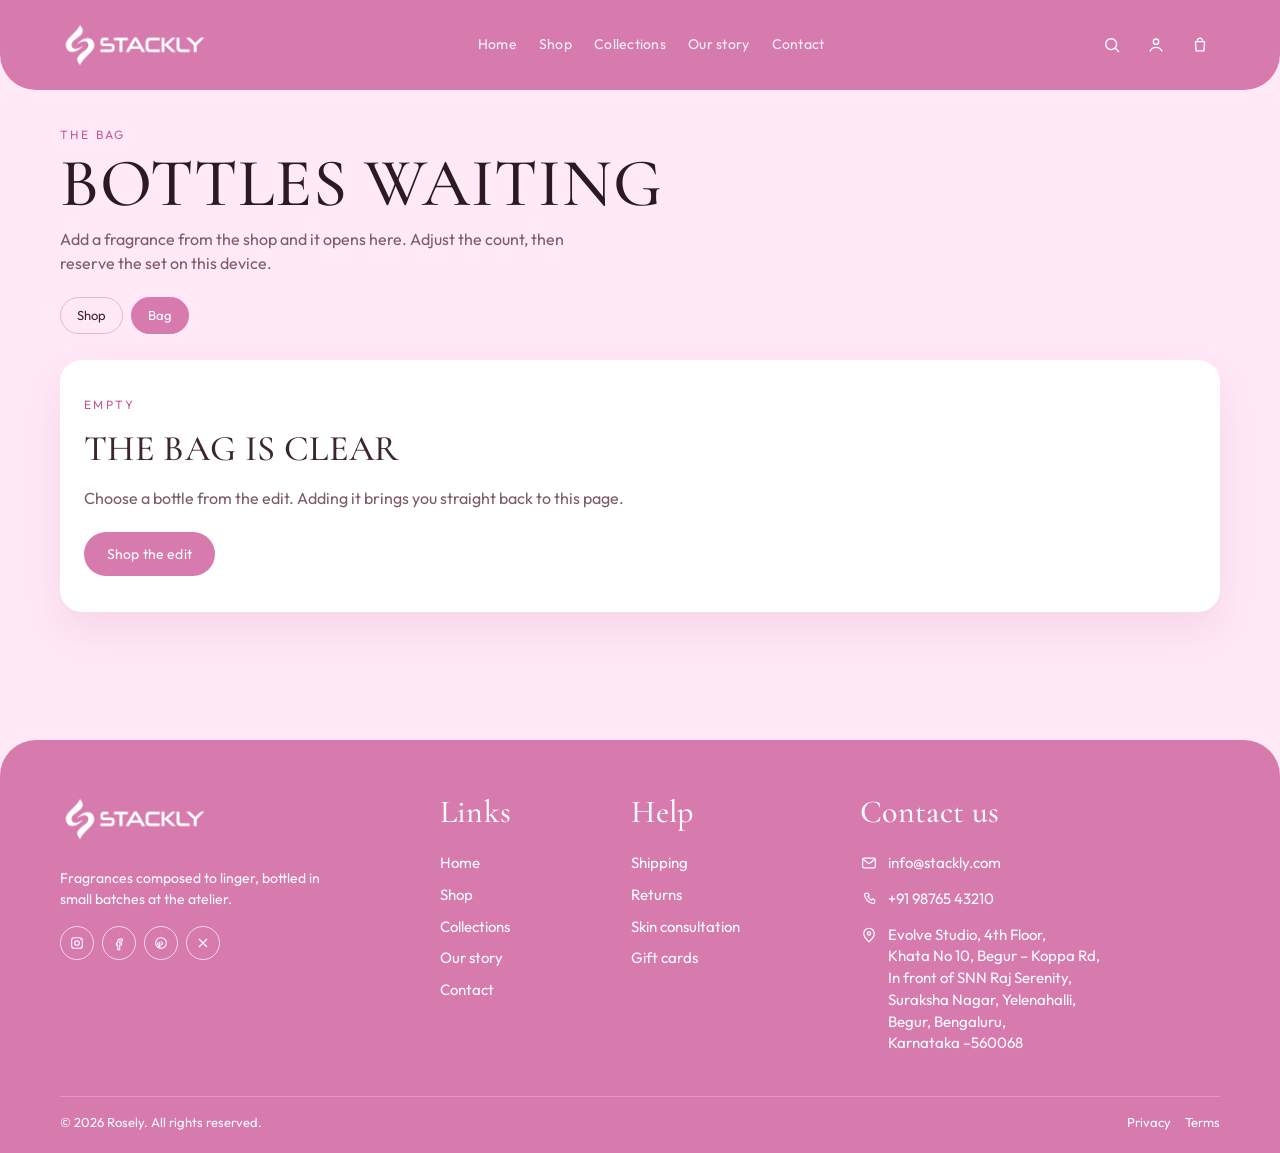
<file: cart.html>
<!DOCTYPE html>
<html lang="en">
<head>
  <meta charset="UTF-8">
  <meta name="viewport" content="width=device-width, initial-scale=1.0">
  <title>Your bag — Rosely</title>
  <meta name="description" content="Review the Rosely bottles in your bag, adjust quantities, and reserve them on this device.">
  <link rel="preconnect" href="https://fonts.googleapis.com">
  <link rel="preconnect" href="https://fonts.gstatic.com" crossorigin>
  <link href="https://fonts.googleapis.com/css2?family=Cormorant+Garamond:ital,wght@0,500;0,600;0,700;1,500;1,600&family=Outfit:wght@300;400;500;600&display=swap" rel="stylesheet">
  <link rel="stylesheet" href="https://cdn.jsdelivr.net/npm/aos@2.3.4/dist/aos.css">
  <link rel="stylesheet" href="css/style.css">
  <link rel="icon" href="data:image/svg+xml,%3Csvg xmlns='http://www.w3.org/2000/svg' viewBox='0 0 32 32'%3E%3Crect fill='%23d77bae' width='32' height='32' rx='8'/%3E%3Cpath fill='white' d='M16 5c1.6 3.2 1.6 5 0 7.2C14.4 10 14.4 8.2 16 5zm0 22c-1.6-3.2-1.6-5 0-7.2 1.6 2.2 1.6 4 0 7.2zM5 16c3.2-1.6 5-1.6 7.2 0C10 17.6 8.2 17.6 5 16zm22 0c-3.2 1.6-5 1.6-7.2 0 2.2-1.6 4-1.6 7.2 0z'/%3E%3C/svg%3E">
</head>
<body data-page="cart">
  <a class="skip" href="#main">Skip to content</a>
  <header class="site-header">
    <div class="wrap header-bar">
      <a class="logo" href="index.html" aria-label="Stackly home">
        <img src="Images/stackly-white.webp" alt="" width="97" height="40">
      </a>
      <nav class="desktop-nav" aria-label="Primary">
        <a href="index.html">Home</a>
        <a href="shop.html">Shop</a>
        <a href="collections.html">Collections</a>
        <a href="story.html">Our story</a>
        <a href="contact.html">Contact</a>
      </nav>
      <div class="header-tools">
        <a class="icon-btn" href="shop.html" aria-label="Search fragrances">
          <svg viewBox="0 0 24 24" aria-hidden="true"><circle cx="11" cy="11" r="6.5"/><path d="M16 16l4 4"/></svg>
        </a>
        <a class="icon-btn" href="login.html" aria-label="Client dashboard">
          <svg viewBox="0 0 24 24" aria-hidden="true"><circle cx="12" cy="8" r="3.2"/><path d="M5 19.2c1.4-3 3.8-4.4 7-4.4s5.6 1.4 7 4.4"/></svg>
        </a>
        <a class="icon-btn bag-btn" id="open-cart" href="cart.html" aria-label="Open bag" aria-current="page">
          <svg viewBox="0 0 24 24" aria-hidden="true"><path d="M6.5 8h11l-.8 11H7.3L6.5 8z"/><path d="M9 8V6.8A3 3 0 0 1 12 3.8 3 3 0 0 1 15 6.8V8"/></svg>
          <span class="bag-count" id="bag-count" hidden>0</span>
        </a>
        <button class="icon-btn menu-toggle" id="menu-toggle" aria-label="Open menu" aria-expanded="false" aria-controls="mobile-nav">
          <svg class="icon-menu" viewBox="0 0 24 24" aria-hidden="true"><path d="M4 7h16M4 12h16M4 17h16"/></svg>
          <svg class="icon-close" viewBox="0 0 24 24" aria-hidden="true"><path d="M6 6l12 12M18 6 6 18"/></svg>
        </button>
      </div>
    </div>
  </header>
  <nav class="mobile-nav" id="mobile-nav" hidden>
    <a href="index.html">Home</a>
    <a href="shop.html">Shop</a>
    <a href="collections.html">Collections</a>
    <a href="story.html">Our story</a>
    <a href="contact.html">Contact</a>
    <a href="cart.html">Your bag</a>
  </nav>

  <main id="main" class="page">
    <div class="wrap">
      <p class="eyebrow">The bag</p>
      <h1 class="page-title">Bottles waiting</h1>
      <p class="page-lead">Add a fragrance from the shop and it opens here. Adjust the count, then reserve the set on this device.</p>
      <nav class="page-nav" aria-label="Desks">
        <a href="shop.html">Shop</a>
        <a href="cart.html" aria-current="page">Bag</a>
      </nav>

      <div id="cart-filled">
        <div class="cart-layout">
          <div id="cart-lines"></div>
          <aside class="summary">
            <h2>Summary</h2>
            <p class="summary-row"><span>Subtotal</span><strong id="sum-sub">$0</strong></p>
            <p class="summary-row"><span>Shipping</span><strong id="sum-ship">Complimentary</strong></p>
            <p class="sum-total"><span>Total</span><strong id="sum-total">$0</strong></p>
            <p class="fine">Shipping is complimentary from $120. This preview keeps the reservation on this browser.</p>
            <button class="btn btn-solid btn-block" id="place-order" type="button">Reserve bottles</button>
            <a class="btn btn-line btn-block" href="shop.html">Continue shopping</a>
          </aside>
        </div>
      </div>

      <div class="empty-state" id="cart-empty" hidden>
        <p class="eyebrow">Empty</p>
        <h2>The bag is clear</h2>
        <p class="page-lead">Choose a bottle from the edit. Adding it brings you straight back to this page.</p>
        <a class="btn btn-solid" href="shop.html">Shop the edit</a>
      </div>

      <article class="panel confirm" id="order-done" hidden>
        <p class="eyebrow">Reserved</p>
        <h2 class="page-title" id="done-id">RS-</h2>
        <p id="done-copy"></p>
        <div class="thumb-row" id="done-thumbs"></div>
        <div class="actions">
          <a class="btn btn-solid" href="client.html">View in your desk</a>
          <a class="btn btn-line" href="shop.html">Keep browsing</a>
        </div>
      </article>
    </div>
  </main>

  <footer class="site-footer" id="contact">
    <div class="wrap footer-grid">
      <div class="footer-brand">
        <a class="logo" href="index.html" aria-label="Stackly home">
          <img src="Images/stackly-white.webp" alt="" width="97" height="40">
        </a>
        <p>Fragrances composed to linger, bottled in small batches at the atelier.</p>
        <div class="socials">
          <a href="404.html" aria-label="Instagram">
            <svg viewBox="0 0 24 24" aria-hidden="true"><rect x="4" y="4" width="16" height="16" rx="4"/><circle cx="12" cy="12" r="3.5"/><circle cx="17.2" cy="6.8" r="0.8" fill="currentColor" stroke="none"/></svg>
          </a>
          <a href="404.html" aria-label="Facebook">
            <svg viewBox="0 0 24 24" aria-hidden="true"><path d="M14 9h3V6h-3c-2.2 0-4 1.8-4 4v2H8v3h2v7h3v-7h2.6l.4-3H13v-2c0-.6.4-1 1-1z"/></svg>
          </a>
          <a href="404.html" aria-label="Pinterest" >
            <svg viewBox="0 0 24 24" aria-hidden="true"><circle cx="12" cy="12" r="8"/><path d="M11 18.5c.4-1.4.8-2.8.6-4.1-.2-.6-.5-1.2-.2-1.8.4-.8 1.2-.3 1.4.4.2.8 0 1.8-.2 2.6 1.4-.2 2.4-1.4 2.4-3.1 0-2-1.6-3.6-4.2-3.6-3 0-4.6 2.2-4.6 4.2 0 .9.4 1.8 1.2 2.1.2.1.3 0 .3-.2l.2-.8c0-.1 0-.2-.1-.3-.3-.4-.5-.9-.5-1.5 0-1.5 1.1-3 3-3 1.6 0 2.8 1.1 2.8 2.8 0 1.8-.9 3.1-2.1 3.1-.7 0-1.2-.6-1-1.3.2-.8.6-1.7.6-2.3 0-.5-.3-1-.9-1-.7 0-1.3.7-1.3 1.7 0 .6.2 1 .2 1l-1.2 5z" fill="currentColor" stroke="none"/></svg>
          </a>
          <a href="404.html" aria-label="X" >
            <svg viewBox="0 0 24 24" aria-hidden="true"><path d="M6 6l12 12M18 6L6 18"/></svg>
          </a>
        </div>
      </div>
      <div>
        <h3>Links</h3>
        <ul>
          <li><a href="index.html#home">Home</a></li>
          <li><a href="shop.html">Shop</a></li>
          <li><a href="collections.html">Collections</a></li>
          <li><a href="story.html">Our story</a></li>
          <li><a href="contact.html">Contact</a></li>
        </ul>
      </div>
      <div>
        <h3>Help</h3>
        <ul>
          <li><a href="404.html">Shipping</a></li>
          <li><a href="404.html">Returns</a></li>
          <li><a href="404.html">Skin consultation</a></li>
          <li><a href="404.html">Gift cards</a></li>
        </ul>
      </div>
      <div class="footer-contact">
        <h3>Contact us</h3>
        <p class="contact-line">
          <svg class="contact-icon" viewBox="0 0 24 24" aria-hidden="true"><rect x="3.5" y="5.5" width="17" height="13" rx="2"/><path d="m4 7 8 6 8-6"/></svg>
          <a href="404.html">info@stackly.com</a>
        </p>
        <p class="contact-line">
          <svg class="contact-icon" viewBox="0 0 24 24" aria-hidden="true"><path d="M8 4.5h3l1.2 3-1.8 1.1a12 12 0 0 0 5 5l1.1-1.8 3 1.2v3A2 2 0 0 1 17.4 18 14.5 14.5 0 0 1 6 6.6 2 2 0 0 1 8 4.5z"/></svg>
          <a href="404.html">+91 98765 43210</a>
        </p>
        <p class="contact-line">
          <svg class="contact-icon" viewBox="0 0 24 24" aria-hidden="true"><path d="M12 21s7-6.2 7-11a7 7 0 1 0-14 0c0 4.8 7 11 7 11z"/><circle cx="12" cy="10" r="2.2"/></svg>
          <span>Evolve Studio, 4th Floor,<br>Khata No 10, Begur – Koppa Rd,<br>In front of SNN Raj Serenity,<br>Suraksha Nagar, Yelenahalli,<br>Begur, Bengaluru,<br>Karnataka –560068</span>
        </p>
      </div>
    </div>
    <div class="wrap footer-base">
      <p>© 2026 Rosely. All rights reserved.</p>
      <p>
        <a href="404.html">Privacy</a>
        <a href="404.html">Terms</a>
      </p>
    </div>
  </footer>

  <div class="overlay" id="overlay" hidden></div>
  <aside class="drawer" id="info-drawer" role="dialog" aria-modal="true" aria-labelledby="info-title" hidden>
    <header class="drawer-head">
      <h2 id="info-title">Help</h2>
      <button class="icon-btn" type="button" data-close="info" aria-label="Close">
        <svg viewBox="0 0 24 24" aria-hidden="true"><path d="M6 6l12 12M18 6L6 18"/></svg>
      </button>
    </header>
    <div class="drawer-body" id="info-body"></div>
  </aside>
  <script src="js/pages.js?v=namefix"></script>
  <script src="https://cdn.jsdelivr.net/npm/aos@2.3.4/dist/aos.js"></script>
  <script src="js/motion.js?v=2"></script>
  <script>
    const toggle = document.getElementById("menu-toggle");
    const nav = document.getElementById("mobile-nav");
    const closeMobileNav = () => {
      nav.hidden = true;
      toggle.setAttribute("aria-expanded", "false");
      toggle.setAttribute("aria-label", "Open menu");
      document.body.classList.remove("nav-open");
    };
    toggle.addEventListener("click", () => {
      const open = nav.hidden;
      nav.hidden = !open;
      document.body.classList.toggle("nav-open", open);
      toggle.setAttribute("aria-expanded", open ? "true" : "false");
      toggle.setAttribute("aria-label", open ? "Close menu" : "Open menu");
    });
    nav.querySelectorAll("a").forEach((link) => {
      link.addEventListener("click", closeMobileNav);
    });
    const desktopQuery = window.matchMedia("(min-width: 981px)");
    const closeMobileNavOnDesktop = () => {
      if (desktopQuery.matches) closeMobileNav();
    };
    desktopQuery.addEventListener("change", closeMobileNavOnDesktop);
    window.addEventListener("resize", closeMobileNavOnDesktop);
  </script>
</body>
</html>
</file>
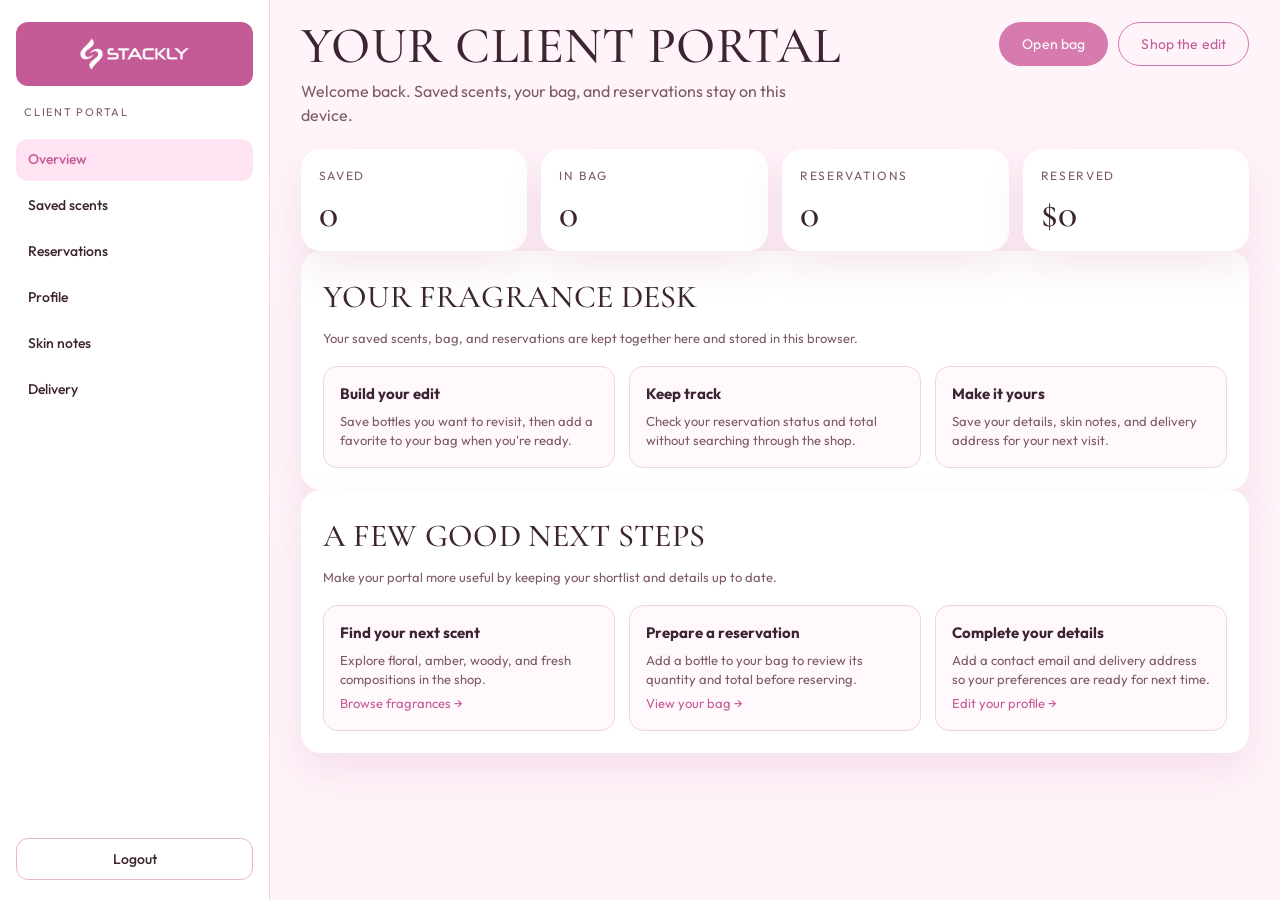
<file: client.html>
<!DOCTYPE html>
<html lang="en">
<head>
  <meta charset="UTF-8">
  <meta name="viewport" content="width=device-width, initial-scale=1.0">
  <title>Client desk — Rosely</title>
  <meta name="description" content="Your Rosely desk: saved scents, the bag on this device, and reservations you have placed.">
  <link rel="preconnect" href="https://fonts.googleapis.com">
  <link rel="preconnect" href="https://fonts.gstatic.com" crossorigin>
  <link href="https://fonts.googleapis.com/css2?family=Cormorant+Garamond:ital,wght@0,500;0,600;0,700;1,500;1,600&family=Outfit:wght@300;400;500;600&display=swap" rel="stylesheet">
  <link rel="stylesheet" href="https://cdn.jsdelivr.net/npm/aos@2.3.4/dist/aos.css">
  <link rel="stylesheet" href="css/style.css?v=user">
  <link rel="icon" href="data:image/svg+xml,%3Csvg xmlns='http://www.w3.org/2000/svg' viewBox='0 0 32 32'%3E%3Crect fill='%23d77bae' width='32' height='32' rx='8'/%3E%3Cpath fill='white' d='M16 5c1.6 3.2 1.6 5 0 7.2C14.4 10 14.4 8.2 16 5zm0 22c-1.6-3.2-1.6-5 0-7.2 1.6 2.2 1.6 4 0 7.2zM5 16c3.2-1.6 5-1.6 7.2 0C10 17.6 8.2 17.6 5 16zm22 0c-3.2 1.6-5 1.6-7.2 0 2.2-1.6 4-1.6 7.2 0z'/%3E%3C/svg%3E">
</head>
<body class="dashboard-page" data-page="client">
  <a class="skip" href="#main">Skip to content</a>
  <div class="dash-backdrop" id="dash-backdrop" hidden></div>

  <div class="dash-shell">
    <aside class="dash-sidebar" id="dash-sidebar" aria-label="Client sidebar">
      <a class="dash-logo" href="client.html" aria-label="Stackly home">
        <img src="Images/stackly-white.webp" alt="Stackly" width="120" height="40">
        <svg viewBox="0 0 32 32" aria-hidden="true"><path d="M16 3.2c1.8 3.6 1.8 5.6 0 8.2-1.8-2.6-1.8-4.6 0-8.2zm0 25.6c-1.8-3.6-1.8-5.6 0-8.2 1.8 2.6 1.8 4.6 0 8.2zM3.2 16c3.6-1.8 5.6-1.8 8.2 0-2.6 1.8-4.6 1.8-8.2 0zm25.6 0c-3.6 1.8-5.6 1.8-8.2 0 2.6-1.8 4.6-1.8 8.2 0z"/></svg>
      </a>

      <p class="dash-console-label">Client portal</p>
      <ul class="dash-nav">
        <li><a href="#overview" class="is-active">Overview</a></li>
        <li><a href="#saved">Saved scents</a></li>
        <li><a href="#reservations">Reservations</a></li>
        <li><a href="#profile">Profile</a></li>
        <li><a href="#notes">Skin notes</a></li>
        <li><a href="#delivery">Delivery</a></li>
      </ul>

      <div class="dash-sidebar-foot">
        <div class="dash-user" id="dash-user" hidden>
          <p class="dash-user-name" id="dash-user-name"></p>
          <p class="dash-user-email" id="dash-user-email"></p>
        </div>
        <a class="dash-leave" href="login.html">Logout</a>
      </div>
    </aside>

    <div class="dash-main" id="main">
      <header class="dash-mobile-bar">
        <button class="icon-btn menu-toggle" id="dash-menu-btn" type="button" aria-expanded="false" aria-controls="dash-sidebar" aria-label="Open menu">
          <svg class="icon-menu" viewBox="0 0 24 24" aria-hidden="true"><path d="M4 7h16M4 12h16M4 17h16"/></svg>
          <svg class="icon-close" viewBox="0 0 24 24" aria-hidden="true"><path d="M6 6l12 12M18 6 6 18"/></svg>
        </button>
        <p class="dash-bar-title" id="dash-bar-title">Overview</p>
      </header>

      <header class="dash-topbar">
        <div>
          <h1>Your client portal</h1>
          <p id="client-hello">Welcome back. Saved scents, your bag, and reservations stay on this device.</p>
        </div>
        <div class="dash-actions">
          <a class="btn btn-solid" id="open-cart" href="cart.html">Open bag <span class="bag-count" id="bag-count" hidden>0</span></a>
          <a class="btn btn-line" href="shop.html">Shop the edit</a>
        </div>
      </header>

      <section class="dash-block" id="overview">
        <section class="stat-grid" aria-label="Your totals">
          <article class="stat"><span>Saved</span><strong id="stat-saved">0</strong></article>
          <article class="stat"><span>In bag</span><strong id="stat-bag">0</strong></article>
          <article class="stat"><span>Reservations</span><strong id="stat-orders">0</strong></article>
          <article class="stat"><span>Reserved</span><strong id="stat-spent">$0</strong></article>
        </section>
        <article class="panel">
          <h2>Your fragrance desk</h2>
          <p class="fine">Your saved scents, bag, and reservations are kept together here and stored in this browser.</p>
          <div class="dash-detail-grid">
            <div><strong>Build your edit</strong><p>Save bottles you want to revisit, then add a favorite to your bag when you're ready.</p></div>
            <div><strong>Keep track</strong><p>Check your reservation status and total without searching through the shop.</p></div>
            <div><strong>Make it yours</strong><p>Save your details, skin notes, and delivery address for your next visit.</p></div>
          </div>
        </article>
        <article class="panel">
          <h2>A few good next steps</h2>
          <p class="fine">Make your portal more useful by keeping your shortlist and details up to date.</p>
          <div class="dash-detail-grid">
            <div><strong>Find your next scent</strong><p>Explore floral, amber, woody, and fresh compositions in the shop.</p><a class="text-btn" href="shop.html">Browse fragrances →</a></div>
            <div><strong>Prepare a reservation</strong><p>Add a bottle to your bag to review its quantity and total before reserving.</p><a class="text-btn" href="cart.html">View your bag →</a></div>
            <div><strong>Complete your details</strong><p>Add a contact email and delivery address so your preferences are ready for next time.</p><a class="text-btn" href="#profile">Edit your profile →</a></div>
          </div>
        </article>
      </section>

      <section class="dash-block" id="saved">
        <article class="panel">
          <h2>Saved scents</h2>
          <p class="fine">A personal shortlist of bottles to compare and come back to. Add a saved scent to your bag whenever you are ready.</p>
          <div id="saved-list"></div>
          <p class="fine">Looking for something new? Browse the shop to discover the full fragrance edit.</p>
          <a class="btn btn-line" href="shop.html">Explore the shop</a>
          <div class="dash-detail-grid">
            <div><strong>Compare the opening</strong><p>Notice the first notes you smell when a fragrance is freshly applied.</p></div>
            <div><strong>Give it time</strong><p>Let a scent settle on your skin before deciding whether it feels like you.</p></div>
            <div><strong>Keep your shortlist fresh</strong><p>Remove bottles you no longer want to revisit so your saved edit stays useful.</p></div>
          </div>
        </article>
      </section>

      <section class="dash-block" id="reservations">
        <article class="panel">
          <h2>Reservations</h2>
          <p class="fine">Your reserved bottles and order status appear here. Orders move from Open to Packed and then Shipped as they are prepared.</p>
          <div id="client-orders"></div>
          <div class="dash-detail-grid">
            <div><strong>Open</strong><p>Your reservation has been received and is waiting to be prepared.</p></div>
            <div><strong>Packed</strong><p>Your bottles are being carefully wrapped for their journey.</p></div>
            <div><strong>Shipped</strong><p>Your reservation has left the atelier. Keep this page handy to review its details.</p></div>
          </div>
          <p class="fine">Need another bottle? Add it to your bag and place a separate reservation.</p>
          <a class="btn btn-line" href="shop.html">Continue shopping</a>
        </article>
      </section>

      <section class="dash-block" id="profile">
        <article class="panel">
          <h2>Your name</h2>
          <p class="fine">Keep your contact details up to date. Your name personalizes your welcome, and both details are saved in this browser only.</p>
          <form id="account-form" novalidate>
            <label class="field" for="account-name">
              <span>Name</span>
              <input id="account-name" name="name" type="text" placeholder="Your name" required>
            </label>
            <label class="field" for="account-email">
              <span>Email</span>
              <input id="account-email" name="email" type="email" placeholder="you@stackly.com" autocomplete="email" required>
            </label>
            <button class="btn btn-solid" type="submit">Save</button>
            <p class="form-msg" id="account-msg" role="status"></p>
          </form>
          <div class="dash-detail-grid">
            <div><strong>Your name</strong><p>Used to make your welcome feel personal when you return to the shop.</p></div>
            <div><strong>Your email</strong><p>Keep a valid email address with your profile for reference in this demo.</p></div>
            <div><strong>Saved on this device</strong><p>Your profile is stored in this browser and is not synced to another device.</p></div>
          </div>
        </article>
      </section>

      <section class="dash-block" id="notes">
        <article class="panel">
          <h2>Skin notes</h2>
          <p class="fine">Record what you notice when you wear a fragrance. These private notes can help you remember how a scent develops on your skin.</p>
          <p class="fine">You might note where you wore it, how long it lasted, or which notes stood out as it settled.</p>
          <form id="notes-form" novalidate>
            <label class="field" for="skin-note">
              <span>Note</span>
              <textarea id="skin-note" name="note" rows="4" placeholder="Opens bright, then stays close by evening."></textarea>
            </label>
            <button class="btn btn-solid" type="submit">Save note</button>
            <p class="form-msg" id="notes-msg" role="status"></p>
          </form>
          <div class="dash-detail-grid">
            <div><strong>At first spray</strong><p>Write down the notes you notice straight away and how strong the opening feels.</p></div>
            <div><strong>After it settles</strong><p>Check back later and record which parts of the fragrance remain on your skin.</p></div>
            <div><strong>Where you wore it</strong><p>Note the occasion or season so you can remember when this scent works best for you.</p></div>
          </div>
        </article>
      </section>

      <section class="dash-block" id="delivery">
        <article class="panel">
          <h2>Delivery</h2>
          <p class="fine">Save the name and address to use for a reserved set. Your delivery details stay on this device and can be updated at any time.</p>
          <p class="fine">Bottles are wrapped for travel; delivery is complimentary on orders over $120.</p>
          <form id="delivery-form" novalidate>
            <label class="field" for="deliver-name">
              <span>Name on the parcel</span>
              <input id="deliver-name" name="name" type="text" placeholder="Your name" required>
            </label>
            <label class="field" for="deliver-street">
              <span>Street</span>
              <input id="deliver-street" name="street" type="text" placeholder="Evolve Studio, Begur – Koppa Rd" required>
            </label>
            <label class="field" for="deliver-city">
              <span>City</span>
              <input id="deliver-city" name="city" type="text" placeholder="Bengaluru, Karnataka" required>
            </label>
            <button class="btn btn-solid" type="submit">Save address</button>
            <p class="form-msg" id="delivery-msg" role="status"></p>
          </form>
          <div class="dash-detail-grid">
            <div><strong>Before saving</strong><p>Check that the recipient name, street, and city are all filled in correctly.</p></div>
            <div><strong>Careful packaging</strong><p>Fragrance bottles are wrapped upright to help protect them on the way.</p></div>
            <div><strong>Complimentary delivery</strong><p>Delivery is complimentary on orders over $120; other delivery costs are shown with your order.</p></div>
          </div>
        </article>
      </section>
    </div>
  </div>

  <div class="overlay" id="overlay" hidden></div>
  <aside class="drawer" id="info-drawer" role="dialog" aria-modal="true" aria-labelledby="info-title" hidden>
    <header class="drawer-head">
      <h2 id="info-title">Help</h2>
      <button class="icon-btn" type="button" data-close="info" aria-label="Close">
        <svg viewBox="0 0 24 24" aria-hidden="true"><path d="M6 6l12 12M18 6L6 18"/></svg>
      </button>
    </header>
    <div class="drawer-body" id="info-body"></div>
  </aside>

  <script src="js/pages.js?v=namefix"></script>
  <script src="https://cdn.jsdelivr.net/npm/aos@2.3.4/dist/aos.js"></script>
  <script src="js/motion.js?v=2"></script>
</body>
</html>
</file>
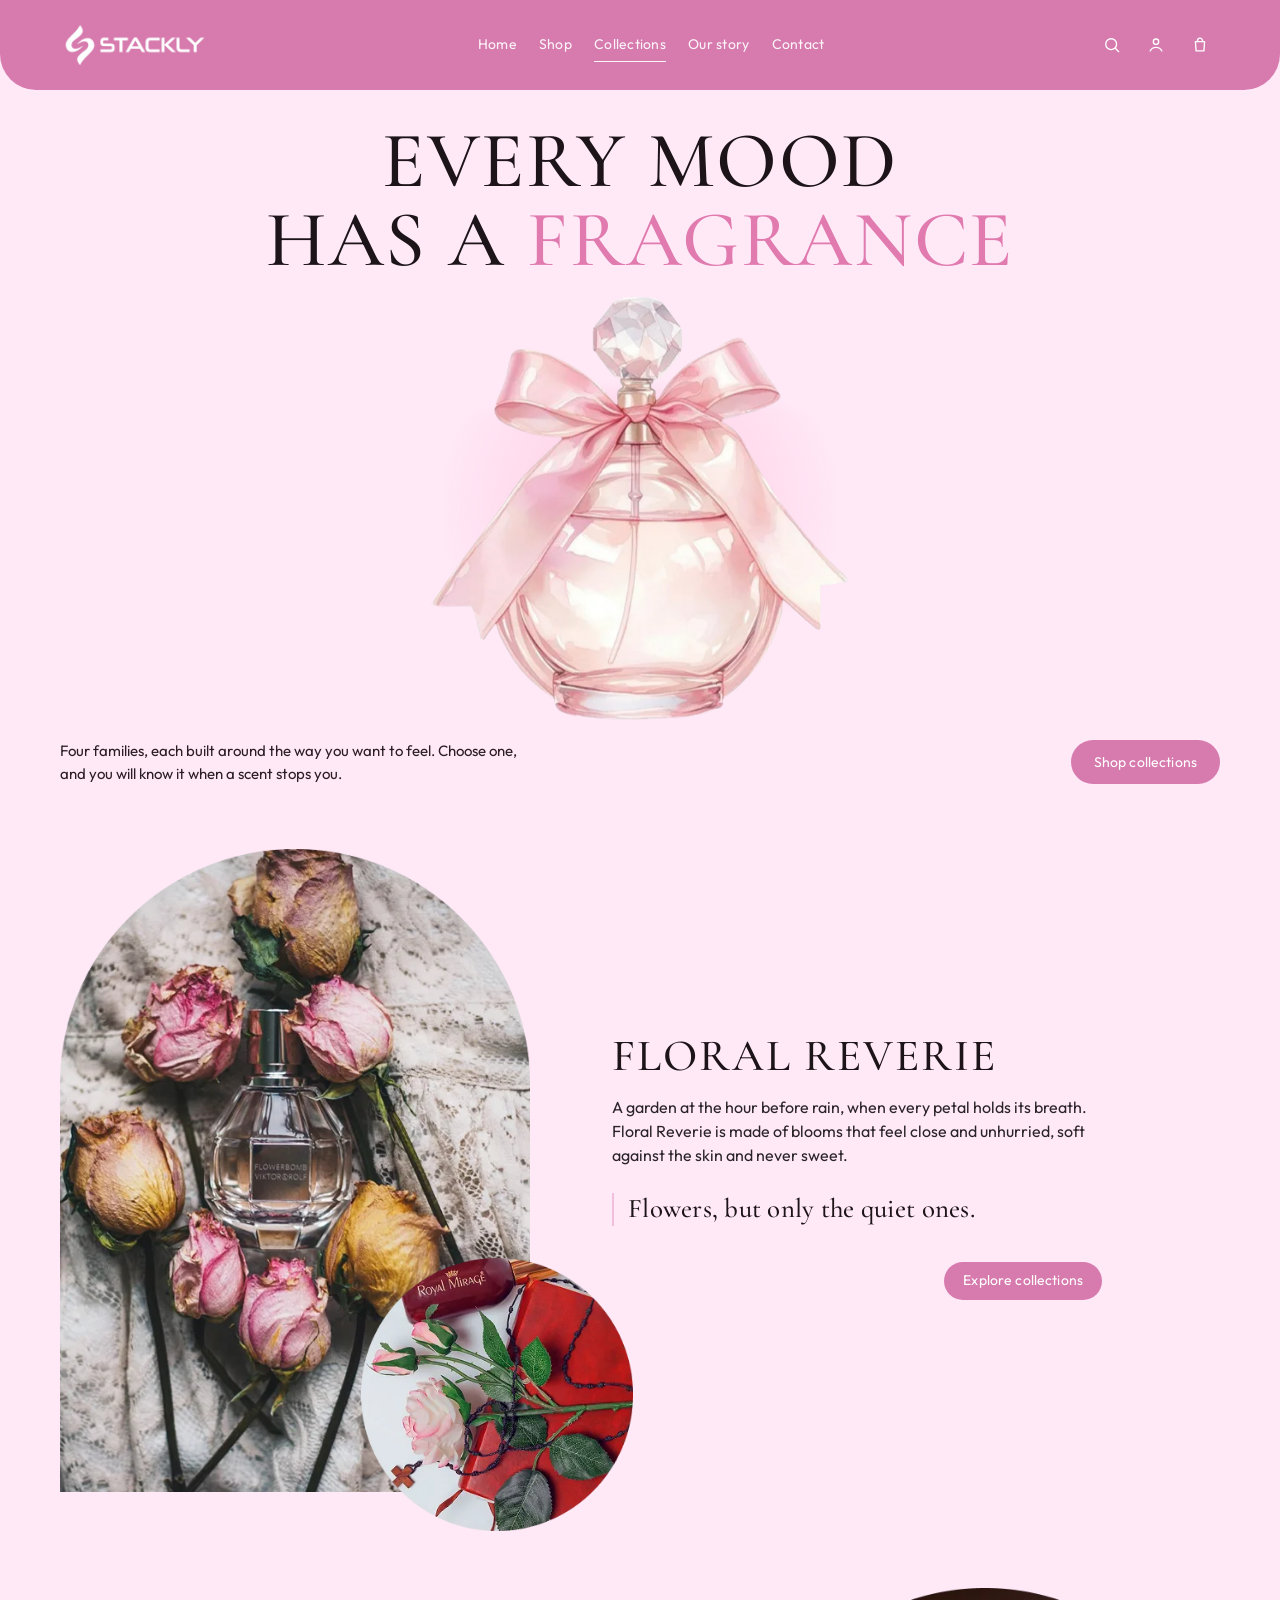
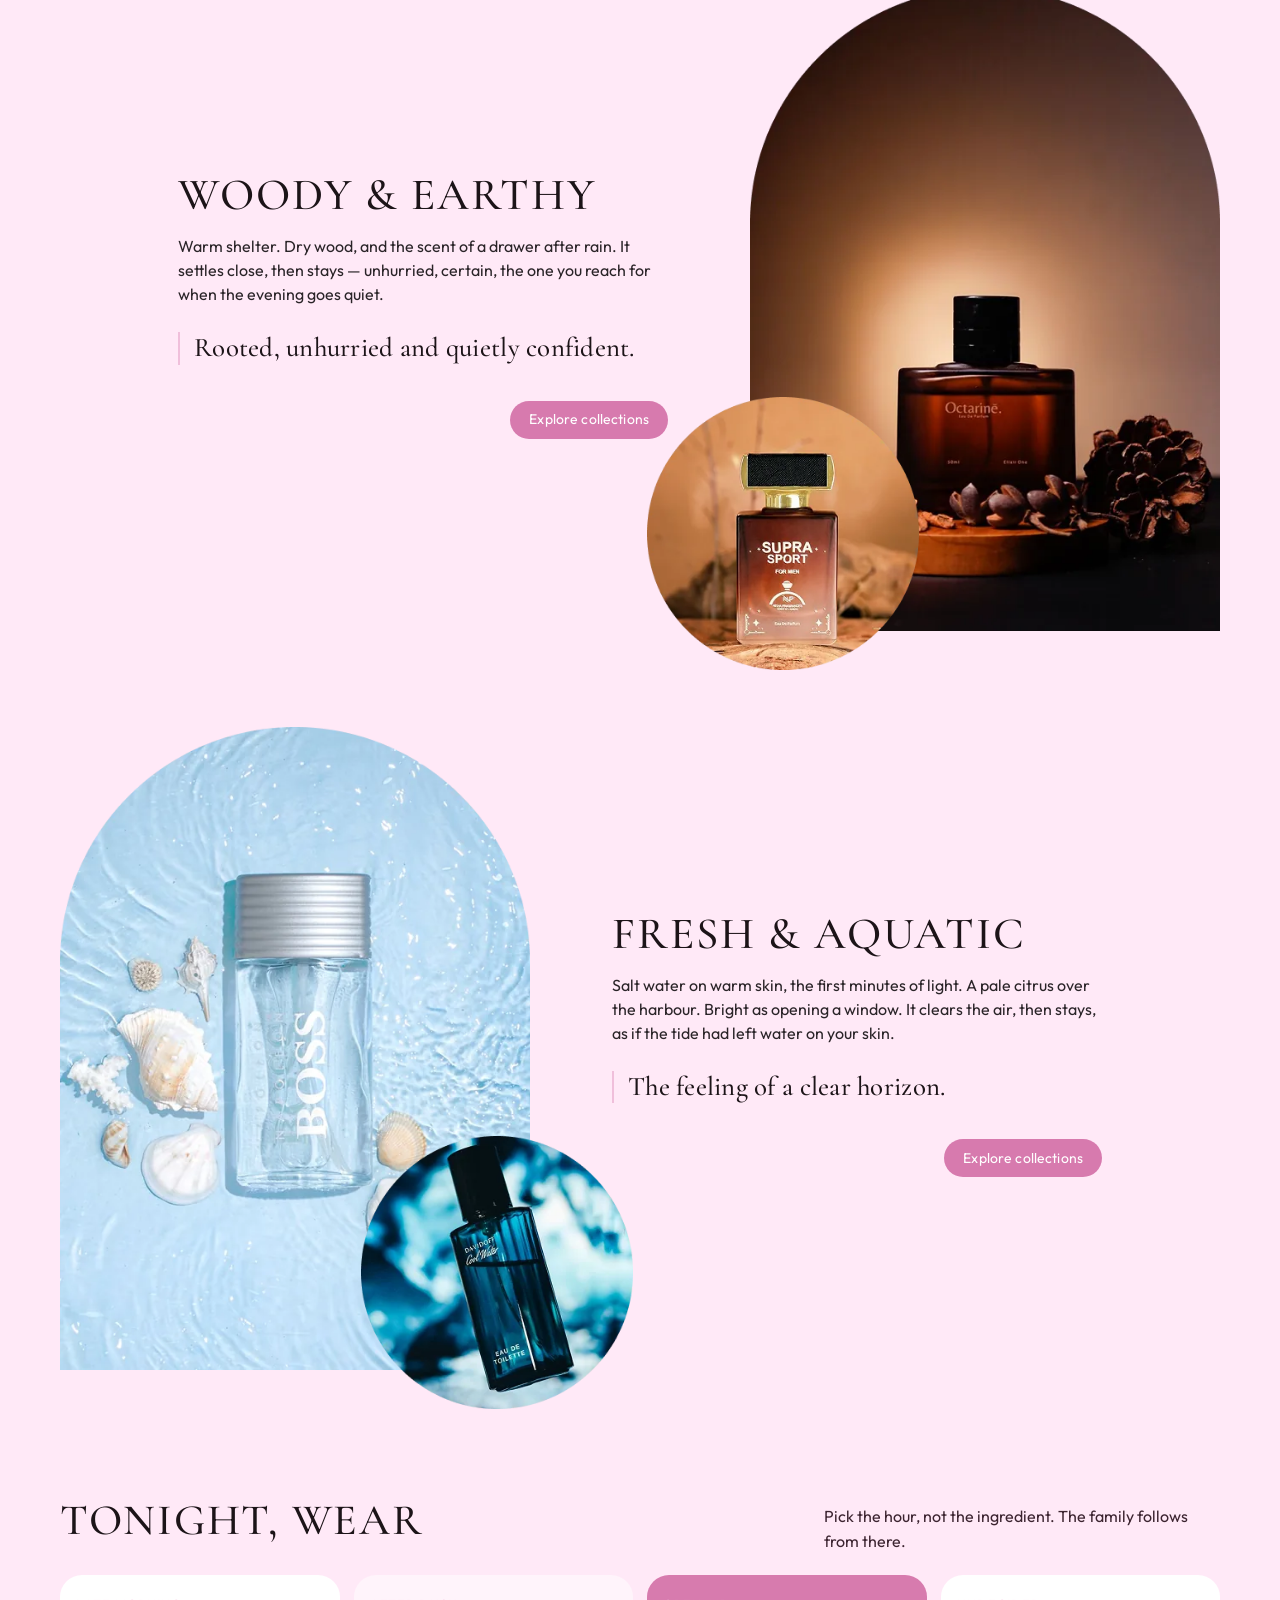
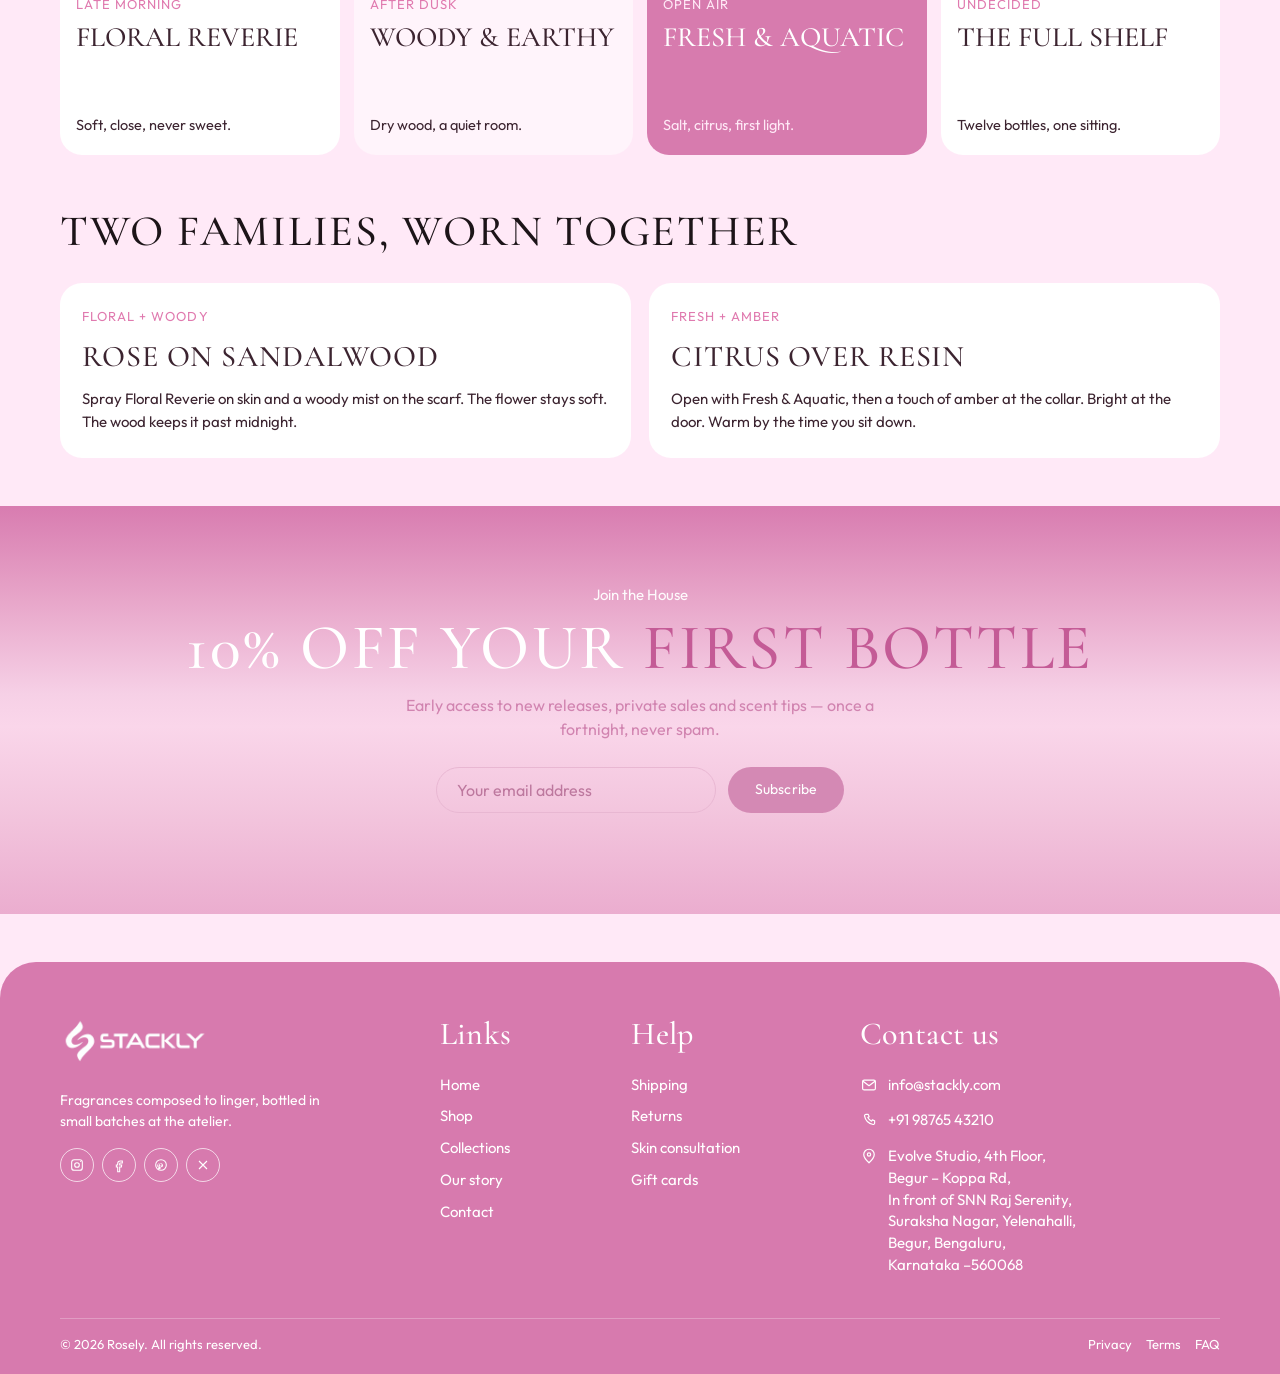
<file: collections.html>
<!DOCTYPE html>
<html lang="en">
<head>
  <meta charset="UTF-8">
  <meta name="viewport" content="width=device-width, initial-scale=1.0">
  <title>Collections — Rosely</title>
  <meta name="description" content="Four fragrance families: Floral Reverie, Woody and Earthy, and Fresh and Aquatic. Choose the mood you want to wear.">
  <link rel="preconnect" href="https://fonts.googleapis.com">
  <link rel="preconnect" href="https://fonts.gstatic.com" crossorigin>
  <link href="https://fonts.googleapis.com/css2?family=Cormorant+Garamond:ital,wght@0,500;0,600;0,700;1,500;1,600&family=Outfit:wght@300;400;500;600&display=swap" rel="stylesheet">
  <link rel="stylesheet" href="https://cdn.jsdelivr.net/npm/aos@2.3.4/dist/aos.css">
  <link rel="stylesheet" href="css/style.css">
  <link rel="icon" href="data:image/svg+xml,%3Csvg xmlns='http://www.w3.org/2000/svg' viewBox='0 0 32 32'%3E%3Crect fill='%23d77bae' width='32' height='32' rx='8'/%3E%3Cpath fill='white' d='M16 5c1.6 3.2 1.6 5 0 7.2C14.4 10 14.4 8.2 16 5zm0 22c-1.6-3.2-1.6-5 0-7.2 1.6 2.2 1.6 4 0 7.2zM5 16c3.2-1.6 5-1.6 7.2 0C10 17.6 8.2 17.6 5 16zm22 0c-3.2 1.6-5 1.6-7.2 0 2.2-1.6 4-1.6 7.2 0z'/%3E%3C/svg%3E">
</head>
<body class="is-loading">
  <div class="preloader" id="preloader" role="status" aria-live="polite" aria-label="Loading Stackly">
    <img class="preloader-logo" src="Images/stackly-white.webp" alt="" width="220" height="90">
    <p class="preloader-label">Loading</p>
    <div class="preloader-bar" aria-hidden="true"><span></span></div>
  </div>
  <a class="skip" href="#main">Skip to content</a>

  <header class="site-header">
    <div class="wrap header-bar">
      <a class="logo" href="index.html" aria-label="Stackly home">
        <img src="Images/stackly-white.webp" alt="" width="97" height="40">
      </a>
      <nav class="desktop-nav" aria-label="Primary">
        <a href="index.html">Home</a>
        <a href="shop.html">Shop</a>
        <a href="collections.html" aria-current="page">Collections</a>
        <a href="story.html">Our story</a>
        <a href="contact.html">Contact</a>
      </nav>
      <div class="header-tools">
        <button class="icon-btn" id="open-search" aria-label="Search fragrances">
          <svg viewBox="0 0 24 24" aria-hidden="true"><circle cx="11" cy="11" r="6.5"/><path d="M16 16l4 4"/></svg>
        </button>
        <a class="icon-btn" id="open-account" href="login.html" aria-label="Log in">
          <svg viewBox="0 0 24 24" aria-hidden="true"><circle cx="12" cy="8" r="3.2"/><path d="M5 19.2c1.4-3 3.8-4.4 7-4.4s5.6 1.4 7 4.4"/></svg>
        </a>
        <a class="icon-btn bag-btn" id="open-cart" href="cart.html" aria-label="Open bag">
          <svg viewBox="0 0 24 24" aria-hidden="true"><path d="M6.5 8h11l-.8 11H7.3L6.5 8z"/><path d="M9 8V6.8A3 3 0 0 1 12 3.8 3 3 0 0 1 15 6.8V8"/></svg>
          <span class="bag-count" id="bag-count" hidden>0</span>
        </a>
        <button class="icon-btn menu-toggle" id="menu-toggle" aria-label="Open menu" aria-expanded="false" aria-controls="mobile-nav">
          <svg class="icon-menu" viewBox="0 0 24 24" aria-hidden="true"><path d="M4 7h16M4 12h16M4 17h16"/></svg>
          <svg class="icon-close" viewBox="0 0 24 24" aria-hidden="true"><path d="M6 6l12 12M18 6 6 18"/></svg>
        </button>
      </div>
    </div>
  </header>

  <nav class="mobile-nav" id="mobile-nav" hidden>
    <a href="index.html">Home</a>
    <a href="shop.html">Shop</a>
    <a href="collections.html">Collections</a>
    <a href="story.html">Our story</a>
    <a href="contact.html">Contact</a>
    <a href="cart.html">Your bag</a>
  </nav>

  <main id="main">
    <section class="col-hero">
      <div class="wrap col-hero-stage">
        <h1>
          <span class="col-mood">Every mood</span>
          <span class="col-line-2">
            <span class="col-has">Has a</span>
            <span class="col-pink">Fragrance</span>
          </span>
        </h1>
        <img class="col-hero-bottle" src="Images/collection-hero.webp" alt="A round glass perfume bottle tied with a pale pink bow">
        <div class="col-hero-lower">
          <p>Four families, each built around the way you want to feel. Choose one, and you will know it when a scent stops you.</p>
          <a class="btn btn-pill" href="404.html">Shop collections</a>
        </div>
      </div>
    </section>

    <section class="collections" id="floral">
      <div class="wrap">
        <article class="col-row">
          <div class="col-visual">
            <div class="col-frame">
              <img class="col-arch" src="Images/floral-revere-1.webp" alt="A glass bottle among dried pink roses on ivory lace">
              <img class="col-round" src="Images/floral-revere-2.webp" alt="Pale roses laid across a red book beside a perfume bottle">
            </div>
          </div>
          <div class="col-copy">
            <h2>Floral Reverie</h2>
            <p>A garden at the hour before rain, when every petal holds its breath. Floral Reverie is made of blooms that feel close and unhurried, soft against the skin and never sweet.</p>
            <blockquote>Flowers, but only the quiet ones.</blockquote>
            <a class="btn btn-pill" href="404.html">Explore collections</a>
          </div>
        </article>

        <article class="col-row is-flip" id="woody">
          <div class="col-visual">
            <div class="col-frame">
              <img class="col-arch" src="Images/woody-earthy-1.webp" alt="An amber bottle on a wooden stand with pine cones and spice">
              <img class="col-round" src="Images/woody-earthy-2.webp" alt="A warm brown bottle with a black and gold cap">
            </div>
          </div>
          <div class="col-copy">
            <h2>Woody &amp; Earthy</h2>
            <p>Warm shelter. Dry wood, and the scent of a drawer after rain. It settles close, then stays — unhurried, certain, the one you reach for when the evening goes quiet.</p>
            <blockquote>Rooted, unhurried and quietly confident.</blockquote>
            <a class="btn btn-pill" href="404.html">Explore collections</a>
          </div>
        </article>

        <article class="col-row" id="fresh">
          <div class="col-visual">
            <div class="col-frame">
              <img class="col-arch" src="Images/fresh aqautic-1.webp" alt="A clear bottle in pale blue water, ringed with seashells">
              <img class="col-round" src="Images/fresh aquatic-2.webp" alt="A deep blue bottle against cool water">
            </div>
          </div>
          <div class="col-copy">
            <h2>Fresh &amp; Aquatic</h2>
            <p>Salt water on warm skin, the first minutes of light. A pale citrus over the harbour. Bright as opening a window. It clears the air, then stays, as if the tide had left water on your skin.</p>
            <blockquote>The feeling of a clear horizon.</blockquote>
            <a class="btn btn-pill" href="404.html">Explore collections</a>
          </div>
        </article>
      </div>
    </section>

    <section class="tonight" id="tonight">
      <div class="wrap">
        <div class="tonight-head">
          <h2>Tonight, wear</h2>
          <p>Pick the hour, not the ingredient. The family follows from there.</p>
        </div>
        <div class="tonight-grid">
          <a href="404.html">
            <span>Late morning</span>
            <strong>Floral Reverie</strong>
            <em>Soft, close, never sweet.</em>
          </a>
          <a href="404.html">
            <span>After dusk</span>
            <strong>Woody &amp; Earthy</strong>
            <em>Dry wood, a quiet room.</em>
          </a>
          <a href="404.html">
            <span>Open air</span>
            <strong>Fresh &amp; Aquatic</strong>
            <em>Salt, citrus, first light.</em>
          </a>
          <a href="404.html">
            <span>Undecided</span>
            <strong>The full shelf</strong>
            <em>Twelve bottles, one sitting.</em>
          </a>
        </div>
      </div>
    </section>

    <section class="layer" id="layer">
      <div class="wrap">
        <h2>Two families, worn together</h2>
        <div class="layer-grid">
          <article>
            <p>Floral + Woody</p>
            <h3>Rose on sandalwood</h3>
            <p>Spray Floral Reverie on skin and a woody mist on the scarf. The flower stays soft. The wood keeps it past midnight.</p>
          </article>
          <article>
            <p>Fresh + Amber</p>
            <h3>Citrus over resin</h3>
            <p>Open with Fresh &amp; Aquatic, then a touch of amber at the collar. Bright at the door. Warm by the time you sit down.</p>
          </article>
        </div>
      </div>
    </section>

    <section class="letter" id="letter">
      <div class="wrap letter-inner">
        <p class="letter-kicker">Join the House</p>
        <h2>10% off your <span class="letter-accent">first bottle</span></h2>
        <p>Early access to new releases, private sales and scent tips — once a fortnight, never spam.</p>
        <form class="letter-form" id="letter-form" novalidate>
          <label class="sr" for="email">Email address</label>
          <input id="email" name="email" type="email" placeholder="Your email address" autocomplete="email" required>
          <button class="btn btn-solid" type="submit">Subscribe</button>
          <p class="form-msg" id="form-msg" role="status"></p>
        </form>
      </div>
    </section>
  </main>

  <footer class="site-footer" id="contact">
    <div class="wrap footer-grid">
      <div class="footer-brand">
        <a class="logo" href="index.html" aria-label="Stackly home">
          <img src="Images/stackly-white.webp" alt="" width="97" height="40">
        </a>
        <p>Fragrances composed to linger, bottled in small batches at the atelier.</p>
        <div class="socials">
          <a href="404.html" aria-label="Instagram">
            <svg viewBox="0 0 24 24" aria-hidden="true"><rect x="4" y="4" width="16" height="16" rx="4"/><circle cx="12" cy="12" r="3.5"/><circle cx="17.2" cy="6.8" r="0.8" fill="currentColor" stroke="none"/></svg>
          </a>
          <a href="404.html" aria-label="Facebook">
            <svg viewBox="0 0 24 24" aria-hidden="true"><path d="M14 9h3V6h-3c-2.2 0-4 1.8-4 4v2H8v3h2v7h3v-7h2.6l.4-3H13v-2c0-.6.4-1 1-1z"/></svg>
          </a>
          <a href="404.html" aria-label="Pinterest">
            <svg viewBox="0 0 24 24" aria-hidden="true"><circle cx="12" cy="12" r="8"/><path d="M11 18.5c.4-1.4.8-2.8.6-4.1-.2-.6-.5-1.2-.2-1.8.4-.8 1.2-.3 1.4.4.2.8 0 1.8-.2 2.6 1.4-.2 2.4-1.4 2.4-3.1 0-2-1.6-3.6-4.2-3.6-3 0-4.6 2.2-4.6 4.2 0 .9.4 1.8 1.2 2.1.2.1.3 0 .3-.2l.2-.8c0-.1 0-.2-.1-.3-.3-.4-.5-.9-.5-1.5 0-1.5 1.1-3 3-3 1.6 0 2.8 1.1 2.8 2.8 0 1.8-.9 3.1-2.1 3.1-.7 0-1.2-.6-1-1.3.2-.8.6-1.7.6-2.3 0-.5-.3-1-.9-1-.7 0-1.3.7-1.3 1.7 0 .6.2 1 .2 1l-1.2 5z" fill="currentColor" stroke="none"/></svg>
          </a>
          <a href="404.html" aria-label="X">
            <svg viewBox="0 0 24 24" aria-hidden="true"><path d="M6 6l12 12M18 6L6 18"/></svg>
          </a>
        </div>
      </div>
      <div>
        <h3>Links</h3>
        <ul>
          <li><a href="index.html">Home</a></li>
          <li><a href="shop.html">Shop</a></li>
          <li><a href="collections.html">Collections</a></li>
          <li><a href="story.html">Our story</a></li>
          <li><a href="contact.html">Contact</a></li>
        </ul>
      </div>
      <div>
        <h3>Help</h3>
        <ul>
          <li><a href="404.html">Shipping</a></li>
          <li><a href="404.html">Returns</a></li>
          <li><a href="404.html">Skin consultation</a></li>
          <li><a href="404.html">Gift cards</a></li>
        </ul>
      </div>
      <div class="footer-contact">
        <h3>Contact us</h3>
        <p class="contact-line">
          <svg class="contact-icon" viewBox="0 0 24 24" aria-hidden="true"><rect x="3.5" y="5.5" width="17" height="13" rx="2"/><path d="m4 7 8 6 8-6"/></svg>
          <a href="404.html">info@stackly.com</a>
        </p>
        <p class="contact-line">
          <svg class="contact-icon" viewBox="0 0 24 24" aria-hidden="true"><path d="M8 4.5h3l1.2 3-1.8 1.1a12 12 0 0 0 5 5l1.1-1.8 3 1.2v3A2 2 0 0 1 17.4 18 14.5 14.5 0 0 1 6 6.6 2 2 0 0 1 8 4.5z"/></svg>
          <a href="404.html">+91 98765 43210</a>
        </p>
        <p class="contact-line">
          <svg class="contact-icon" viewBox="0 0 24 24" aria-hidden="true"><path d="M12 21s7-6.2 7-11a7 7 0 1 0-14 0c0 4.8 7 11 7 11z"/><circle cx="12" cy="10" r="2.2"/></svg>
          <span>Evolve Studio, 4th Floor,<br>Begur – Koppa Rd,<br>In front of SNN Raj Serenity,<br>Suraksha Nagar, Yelenahalli,<br>Begur, Bengaluru,<br>Karnataka –560068</span>
        </p>
      </div>
    </div>
    <div class="wrap footer-base">
      <p>© 2026 Rosely. All rights reserved.</p>
      <p>
        <a href="404.html">Privacy</a>
        <a href="404.html">Terms</a>
        <a href="404.html">FAQ</a>
      </p>
    </div>
  </footer>

  <div class="overlay" id="overlay" hidden></div>

  <aside class="drawer" id="cart-drawer" role="dialog" aria-modal="true" aria-labelledby="cart-title" hidden>
    <header class="drawer-head">
      <h2 id="cart-title">Your bag</h2>
      <button class="icon-btn" type="button" data-close="cart" aria-label="Close bag">
        <svg viewBox="0 0 24 24" aria-hidden="true"><path d="M6 6l12 12M18 6L6 18"/></svg>
      </button>
    </header>
    <div class="drawer-body" id="cart-body"></div>
    <footer class="drawer-foot" id="cart-foot" hidden>
      <p><span>Subtotal</span><strong id="cart-subtotal">$0</strong></p>
      <button class="btn btn-solid btn-block" id="checkout" type="button">Reserve bottles</button>
      <p class="fine">A preview boutique. Your list stays on this device.</p>
    </footer>
  </aside>

  <aside class="drawer search-drawer" id="search-drawer" role="dialog" aria-modal="true" aria-labelledby="search-title" hidden>
    <header class="drawer-head">
      <h2 id="search-title">Search</h2>
      <button class="icon-btn" type="button" data-close="search" aria-label="Close search">
        <svg viewBox="0 0 24 24" aria-hidden="true"><path d="M6 6l12 12M18 6L6 18"/></svg>
      </button>
    </header>
    <div class="drawer-body">
      <label class="sr" for="search-input">Search fragrances</label>
      <input id="search-input" type="search" placeholder="Try rose, amber, santal…" autocomplete="off">
      <ul class="search-results" id="search-results"></ul>
    </div>
  </aside>

  <aside class="drawer" id="account-drawer" role="dialog" aria-modal="true" aria-labelledby="account-title" hidden>
    <header class="drawer-head">
      <h2 id="account-title">Account</h2>
      <button class="icon-btn" type="button" data-close="account" aria-label="Close account">
        <svg viewBox="0 0 24 24" aria-hidden="true"><path d="M6 6l12 12M18 6L6 18"/></svg>
      </button>
    </header>
    <div class="drawer-body">
      <form id="account-form" novalidate>
        <p id="account-hello">Save a name for this browser. No password, no account server.</p>
        <label for="account-name">Name</label>
        <input id="account-name" name="name" type="text" placeholder="Your name" required>
        <button class="btn btn-solid btn-block" type="submit">Save</button>
        <p class="form-msg" id="account-msg" role="status"></p>
      </form>
    </div>
  </aside>

  <aside class="drawer" id="info-drawer" role="dialog" aria-modal="true" aria-labelledby="info-title" hidden>
    <header class="drawer-head">
      <h2 id="info-title">Help</h2>
      <button class="icon-btn" type="button" data-close="info" aria-label="Close">
        <svg viewBox="0 0 24 24" aria-hidden="true"><path d="M6 6l12 12M18 6L6 18"/></svg>
      </button>
    </header>
    <div class="drawer-body" id="info-body"></div>
  </aside>

  <div class="toast" id="toast" role="status" aria-live="polite"></div>
  <script src="js/main.js?v=namefix"></script>
  <script src="https://cdn.jsdelivr.net/npm/aos@2.3.4/dist/aos.js"></script>
  <script src="js/motion.js?v=2"></script>
  <script>
    window.setTimeout(function () {
      var el = document.getElementById("preloader");
      if (!el) return;
      el.classList.add("is-done");
      document.body.classList.remove("is-loading");
      window.setTimeout(function () { el.remove(); }, 400);
    }, 1500);
  </script>
</body>
</html>
</file>
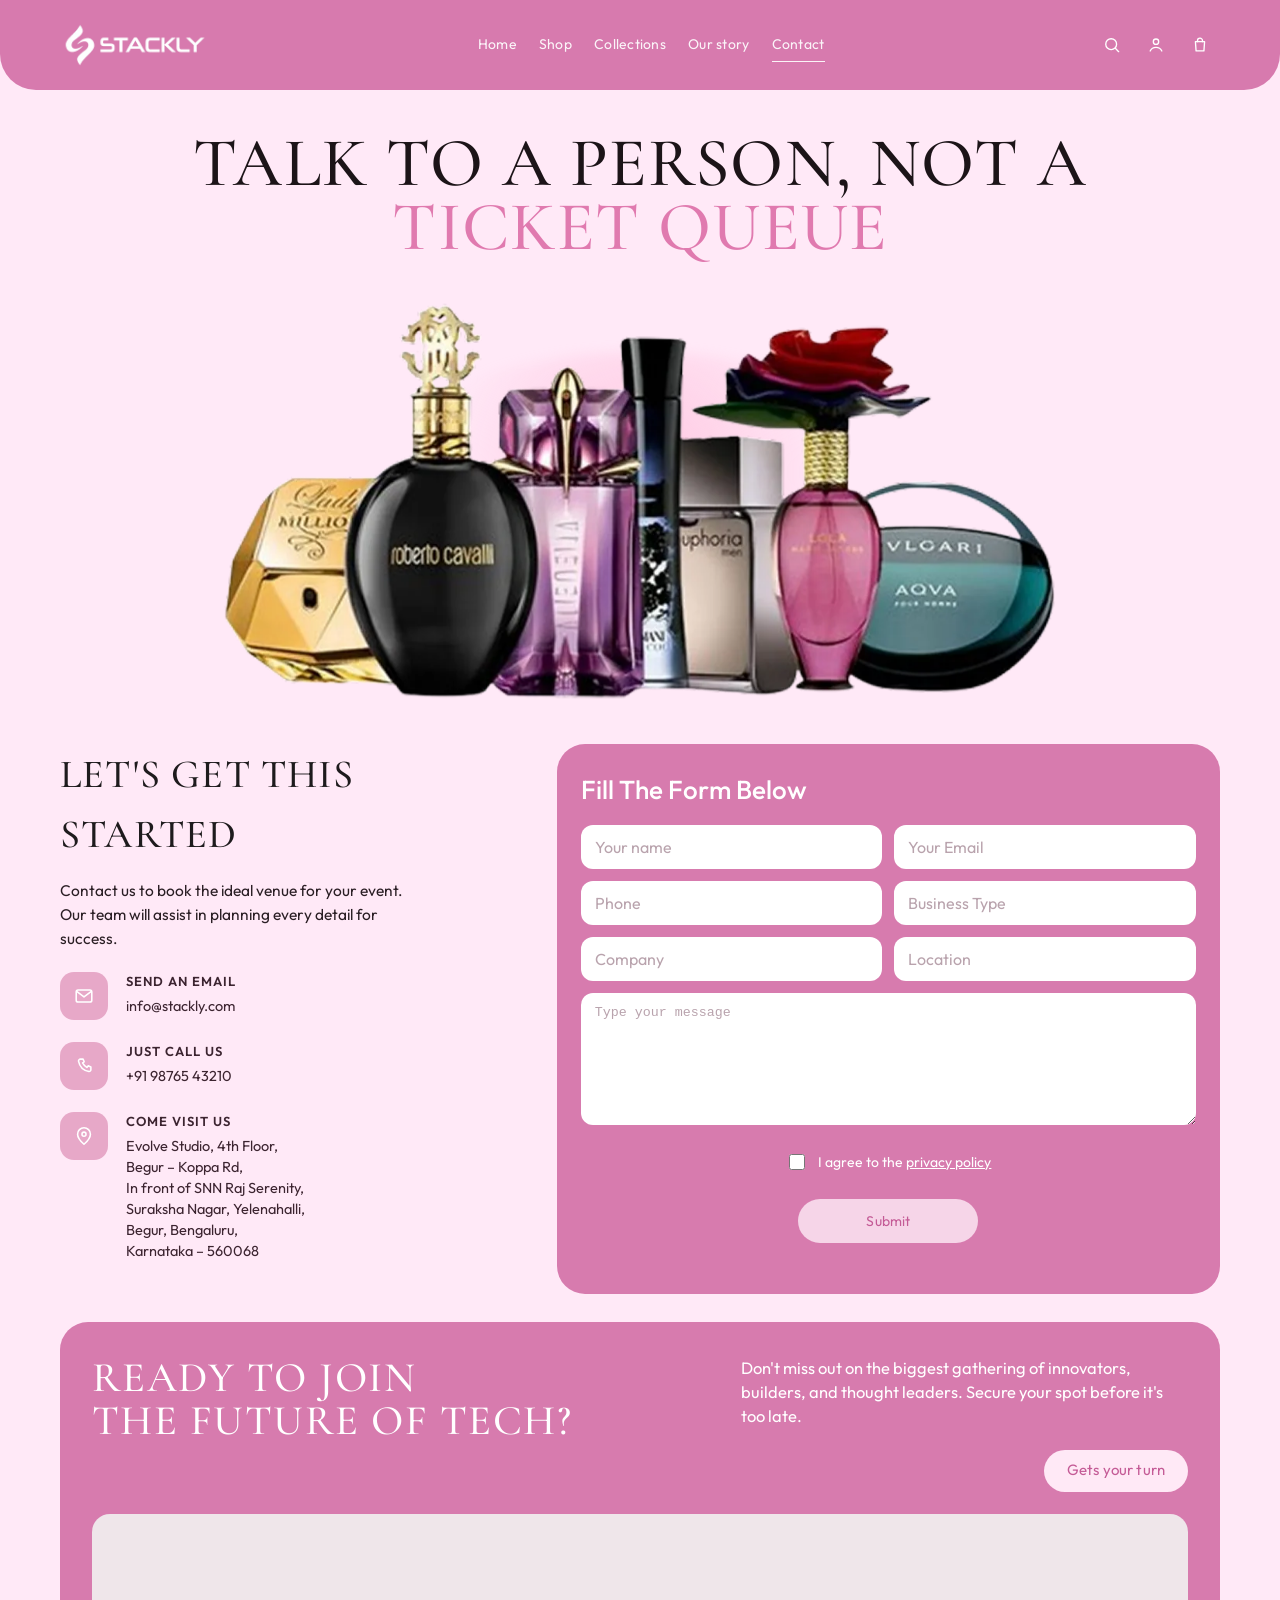
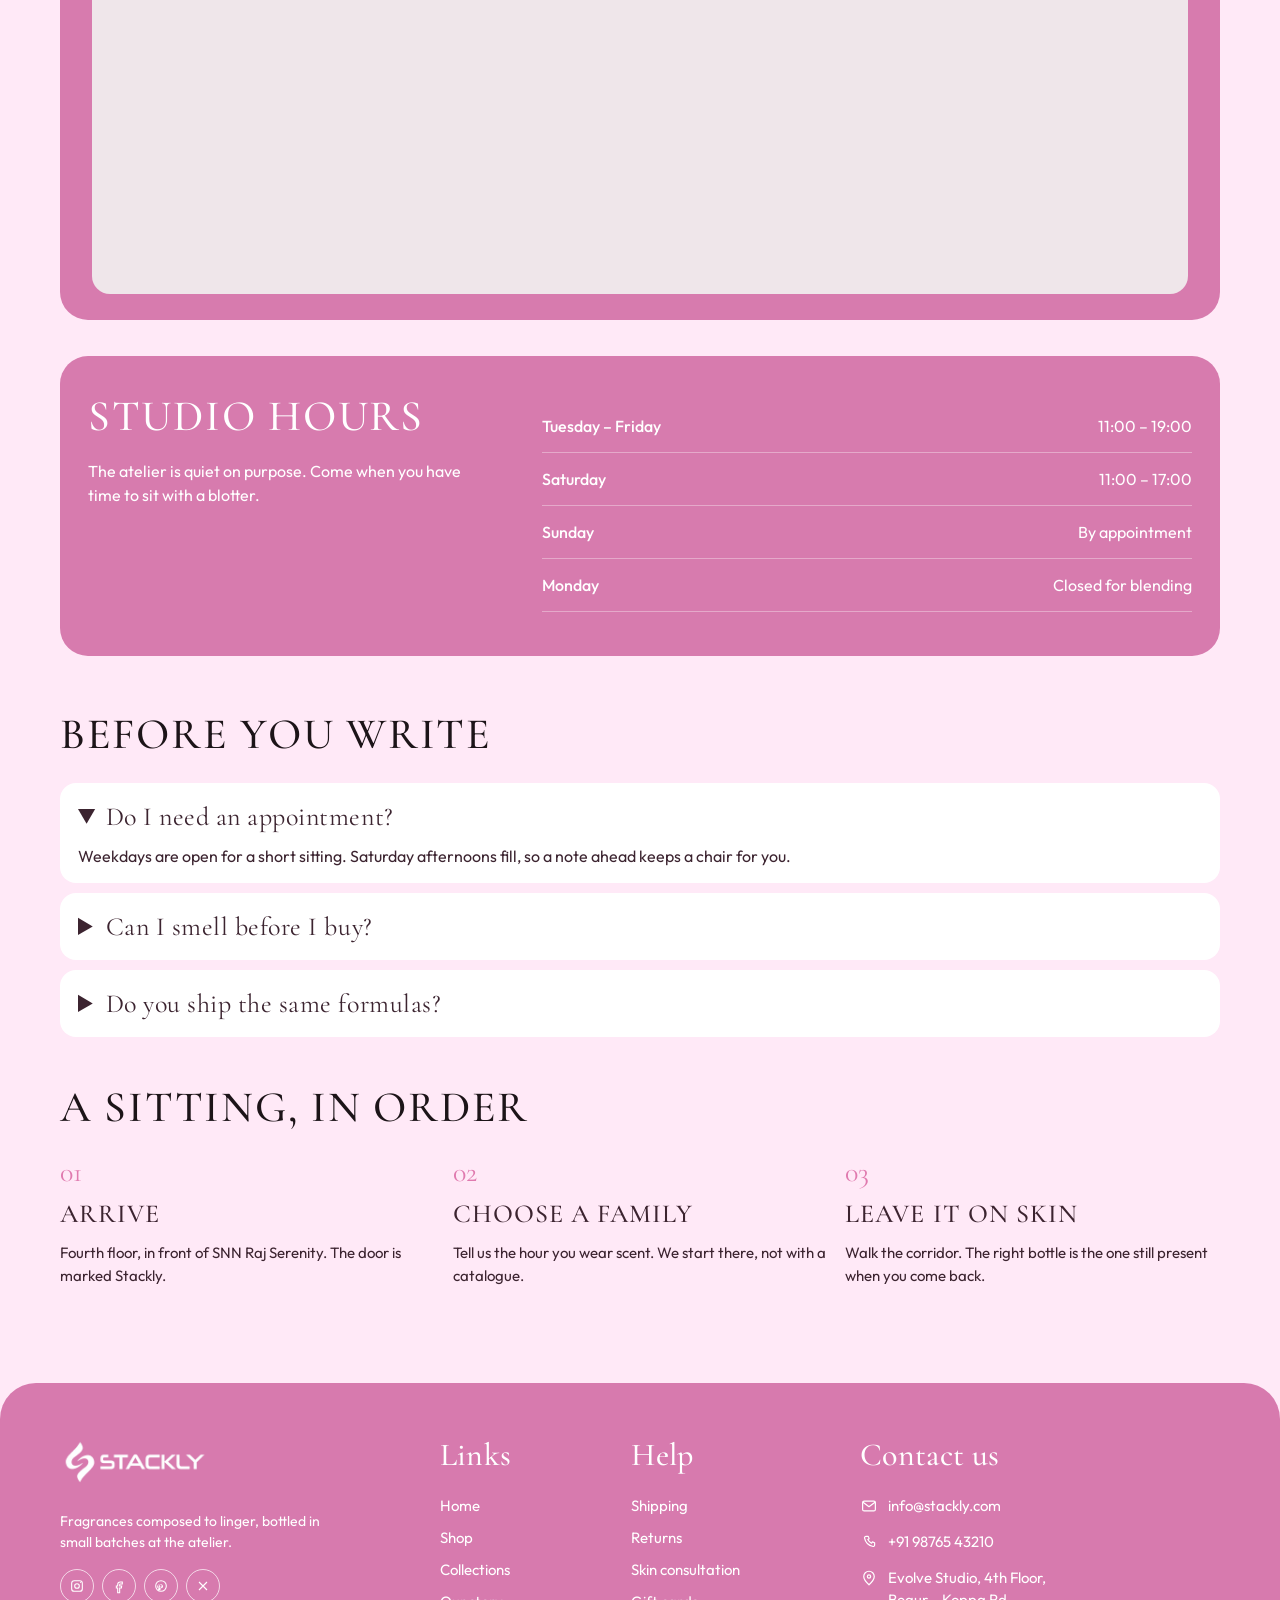
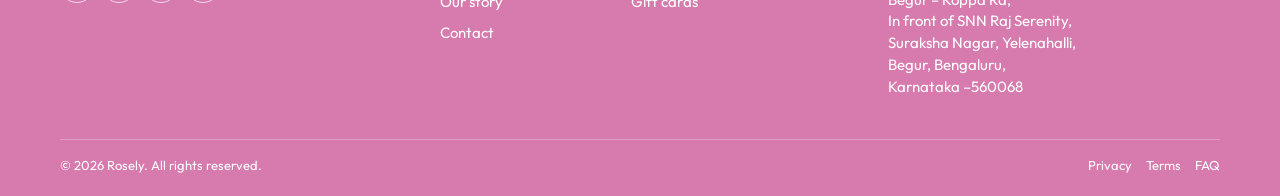
<file: contact.html>
<!DOCTYPE html>
<html lang="en">
<head>
  <meta charset="UTF-8">
  <meta name="viewport" content="width=device-width, initial-scale=1.0">
  <title>Contact — Rosely</title>
  <meta name="description" content="Talk to a person at the Stackly atelier. Write, call, or visit Evolve Studio in Begur, Bengaluru.">
  <link rel="preconnect" href="https://fonts.googleapis.com">
  <link rel="preconnect" href="https://fonts.gstatic.com" crossorigin>
  <link href="https://fonts.googleapis.com/css2?family=Cormorant+Garamond:ital,wght@0,500;0,600;0,700;1,500;1,600&family=Outfit:wght@300;400;500;600&display=swap" rel="stylesheet">
  <link rel="stylesheet" href="https://cdn.jsdelivr.net/npm/aos@2.3.4/dist/aos.css">
  <link rel="stylesheet" href="css/style.css">
  <link rel="icon" href="data:image/svg+xml,%3Csvg xmlns='http://www.w3.org/2000/svg' viewBox='0 0 32 32'%3E%3Crect fill='%23d77bae' width='32' height='32' rx='8'/%3E%3Cpath fill='white' d='M16 5c1.6 3.2 1.6 5 0 7.2C14.4 10 14.4 8.2 16 5zm0 22c-1.6-3.2-1.6-5 0-7.2 1.6 2.2 1.6 4 0 7.2zM5 16c3.2-1.6 5-1.6 7.2 0C10 17.6 8.2 17.6 5 16zm22 0c-3.2 1.6-5 1.6-7.2 0 2.2-1.6 4-1.6 7.2 0z'/%3E%3C/svg%3E">
</head>
<body class="is-loading">
  <div class="preloader" id="preloader" role="status" aria-live="polite" aria-label="Loading Stackly">
    <img class="preloader-logo" src="Images/stackly-white.webp" alt="" width="220" height="90">
    <p class="preloader-label">Loading</p>
    <div class="preloader-bar" aria-hidden="true"><span></span></div>
  </div>
  <a class="skip" href="#main">Skip to content</a>

  <header class="site-header">
    <div class="wrap header-bar">
      <a class="logo" href="index.html" aria-label="Stackly home">
        <img src="Images/stackly-white.webp" alt="" width="97" height="40">
      </a>
      <nav class="desktop-nav" aria-label="Primary">
        <a href="index.html">Home</a>
        <a href="shop.html">Shop</a>
        <a href="collections.html">Collections</a>
        <a href="story.html">Our story</a>
        <a href="contact.html" aria-current="page">Contact</a>
      </nav>
      <div class="header-tools">
        <button class="icon-btn" id="open-search" aria-label="Search fragrances">
          <svg viewBox="0 0 24 24" aria-hidden="true"><circle cx="11" cy="11" r="6.5"/><path d="M16 16l4 4"/></svg>
        </button>
        <a class="icon-btn" id="open-account" href="login.html" aria-label="Log in">
          <svg viewBox="0 0 24 24" aria-hidden="true"><circle cx="12" cy="8" r="3.2"/><path d="M5 19.2c1.4-3 3.8-4.4 7-4.4s5.6 1.4 7 4.4"/></svg>
        </a>
        <a class="icon-btn bag-btn" id="open-cart" href="cart.html" aria-label="Open bag">
          <svg viewBox="0 0 24 24" aria-hidden="true"><path d="M6.5 8h11l-.8 11H7.3L6.5 8z"/><path d="M9 8V6.8A3 3 0 0 1 12 3.8 3 3 0 0 1 15 6.8V8"/></svg>
          <span class="bag-count" id="bag-count" hidden>0</span>
        </a>
        <button class="icon-btn menu-toggle" id="menu-toggle" aria-label="Open menu" aria-expanded="false" aria-controls="mobile-nav">
          <svg class="icon-menu" viewBox="0 0 24 24" aria-hidden="true"><path d="M4 7h16M4 12h16M4 17h16"/></svg>
          <svg class="icon-close" viewBox="0 0 24 24" aria-hidden="true"><path d="M6 6l12 12M18 6 6 18"/></svg>
        </button>
      </div>
    </div>
  </header>

  <nav class="mobile-nav" id="mobile-nav" hidden>
    <a href="index.html">Home</a>
    <a href="shop.html">Shop</a>
    <a href="collections.html">Collections</a>
    <a href="story.html">Our story</a>
    <a href="contact.html">Contact</a>
    <a href="cart.html">Your bag</a>
  </nav>

  <main id="main">
    <section class="contact-hero">
      <div class="wrap">
        <h1>
          <span>Talk to a person, not a</span>
          <span class="contact-pink">Ticket queue</span>
        </h1>
        <img src="Images/contact hero.webp" alt="A group of perfume bottles arranged together">
      </div>
    </section>

    <section class="contact-start" id="visit">
      <div class="wrap">
        <div class="contact-grid">
          <div class="contact-intro">
            <h2>Let's get this started</h2>
            <p>Contact us to book the ideal venue for your event. Our team will assist in planning every detail for success.</p>

            <div class="contact-row">
              <span class="contact-ico" aria-hidden="true">
                <svg viewBox="0 0 24 24"><rect x="3.5" y="5.5" width="17" height="13" rx="2"/><path d="m4 7 8 6 8-6"/></svg>
              </span>
              <div>
                <h3>Send an email</h3>
                <a href="404.html">info@stackly.com</a>
              </div>
            </div>

            <div class="contact-row">
              <span class="contact-ico" aria-hidden="true">
                <svg viewBox="0 0 24 24"><path d="M8 4.5h3l1.2 3-1.8 1.1a12 12 0 0 0 5 5l1.1-1.8 3 1.2v3A2 2 0 0 1 17.4 18 14.5 14.5 0 0 1 6 6.6 2 2 0 0 1 8 4.5z"/></svg>
              </span>
              <div>
                <h3>Just call us</h3>
                <a href="404.html">+91 98765 43210</a>
              </div>
            </div>

            <div class="contact-row">
              <span class="contact-ico" aria-hidden="true">
                <svg viewBox="0 0 24 24"><path d="M12 21s7-6.2 7-11a7 7 0 1 0-14 0c0 4.8 7 11 7 11z"/><circle cx="12" cy="10" r="2.2"/></svg>
              </span>
              <div>
                <h3>Come visit us</h3>
                <p>Evolve Studio, 4th Floor,<br>Begur – Koppa Rd,<br>In front of SNN Raj Serenity,<br>Suraksha Nagar, Yelenahalli,<br>Begur, Bengaluru,<br>Karnataka – 560068</p>
              </div>
            </div>
          </div>

          <form class="contact-card" id="contact-form" novalidate>
            <h2>Fill The Form Below</h2>
            <div class="contact-fields">
              <label class="sr" for="contact-name">Your name</label>
              <input id="contact-name" name="name" type="text" placeholder="Your name" autocomplete="name" required>
              <label class="sr" for="contact-email">Your email</label>
              <input id="contact-email" name="email" type="email" placeholder="Your Email" autocomplete="email" required>
              <label class="sr" for="contact-phone">Phone</label>
              <input id="contact-phone" name="phone" type="tel" placeholder="Phone" autocomplete="tel">
              <label class="sr" for="contact-business">Business type</label>
              <input id="contact-business" name="business" type="text" placeholder="Business Type">
              <label class="sr" for="contact-company">Company</label>
              <input id="contact-company" name="company" type="text" placeholder="Company" autocomplete="organization">
              <label class="sr" for="contact-location">Location</label>
              <input id="contact-location" name="location" type="text" placeholder="Location" autocomplete="address-level2">
              <label class="sr" for="contact-message">Your message</label>
              <textarea class="contact-span" id="contact-message" name="message" placeholder="Type your message" required></textarea>
              <label class="contact-agree contact-span">
                <input id="contact-privacy" name="privacy" type="checkbox" required>
                <span>I agree to the <a href="404.html">privacy policy</a></span>
              </label>
              <button class="btn contact-span" type="submit">Submit</button>
              <p class="form-msg contact-span" id="contact-msg" role="status"></p>
            </div>
          </form>
        </div>

        <section class="visit-card" aria-labelledby="visit-title">
          <div class="visit-top">
            <h2 id="visit-title">Ready to join<br>the future of tech?</h2>
            <div class="visit-copy">
              <p>Don't miss out on the biggest gathering of innovators, builders, and thought leaders. Secure your spot before it's too late.</p>
              <a class="btn" href="404.html">Gets your turn</a>
            </div>
          </div>
          <div class="visit-map">
            <iframe title="Map of Stackly at SNN Raj Serenity, Begur, Bengaluru" loading="lazy" referrerpolicy="no-referrer-when-downgrade" allowfullscreen src="https://maps.google.com/maps?q=SNN%20Raj%20Serenity%20Apartments%2C%20Begur%20Koppa%20Road%2C%20Bengaluru&amp;z=16&amp;hl=en&amp;output=embed&amp;iwloc=near"></iframe>
          </div>
        </section>
      </div>
    </section>

    <section class="hours" id="hours">
      <div class="wrap hours-grid">
        <div>
          <h2>Studio hours</h2>
          <p>The atelier is quiet on purpose. Come when you have time to sit with a blotter.</p>
        </div>
        <dl>
          <div><dt>Tuesday – Friday</dt><dd>11:00 – 19:00</dd></div>
          <div><dt>Saturday</dt><dd>11:00 – 17:00</dd></div>
          <div><dt>Sunday</dt><dd>By appointment</dd></div>
          <div><dt>Monday</dt><dd>Closed for blending</dd></div>
        </dl>
      </div>
    </section>

    <section class="ask" id="ask">
      <div class="wrap">
        <h2>Before you write</h2>
        <div class="ask-list">
          <details open>
            <summary>Do I need an appointment?</summary>
            <p>Weekdays are open for a short sitting. Saturday afternoons fill, so a note ahead keeps a chair for you.</p>
          </details>
          <details>
            <summary>Can I smell before I buy?</summary>
            <p>Yes. Blotters are on the table, and skin tests are welcome. We would rather you leave with the right bottle than a quick one.</p>
          </details>
          <details>
            <summary>Do you ship the same formulas?</summary>
            <p>The bottles that leave the studio are the ones on the shelf. 30, 50, and 100 ml, packed the day they are reserved.</p>
          </details>
        </div>
      </div>
    </section>

    <section class="visit-order" id="sitting">
      <div class="wrap">
        <h2>A sitting, in order</h2>
        <ol>
          <li>
            <span>01</span>
            <h3>Arrive</h3>
            <p>Fourth floor, in front of SNN Raj Serenity. The door is marked Stackly.</p>
          </li>
          <li>
            <span>02</span>
            <h3>Choose a family</h3>
            <p>Tell us the hour you wear scent. We start there, not with a catalogue.</p>
          </li>
          <li>
            <span>03</span>
            <h3>Leave it on skin</h3>
            <p>Walk the corridor. The right bottle is the one still present when you come back.</p>
          </li>
        </ol>
      </div>
    </section>
  </main>

  <footer class="site-footer" id="contact">
    <div class="wrap footer-grid">
      <div class="footer-brand">
        <a class="logo" href="index.html" aria-label="Stackly home">
          <img src="Images/stackly-white.webp" alt="" width="97" height="40">
        </a>
        <p>Fragrances composed to linger, bottled in small batches at the atelier.</p>
        <div class="socials">
          <a href="404.html" aria-label="Instagram">
            <svg viewBox="0 0 24 24" aria-hidden="true"><rect x="4" y="4" width="16" height="16" rx="4"/><circle cx="12" cy="12" r="3.5"/><circle cx="17.2" cy="6.8" r="0.8" fill="currentColor" stroke="none"/></svg>
          </a>
          <a href="404.html" aria-label="Facebook">
            <svg viewBox="0 0 24 24" aria-hidden="true"><path d="M14 9h3V6h-3c-2.2 0-4 1.8-4 4v2H8v3h2v7h3v-7h2.6l.4-3H13v-2c0-.6.4-1 1-1z"/></svg>
          </a>
          <a href="404.html" aria-label="Pinterest">
            <svg viewBox="0 0 24 24" aria-hidden="true"><circle cx="12" cy="12" r="8"/><path d="M11 18.5c.4-1.4.8-2.8.6-4.1-.2-.6-.5-1.2-.2-1.8.4-.8 1.2-.3 1.4.4.2.8 0 1.8-.2 2.6 1.4-.2 2.4-1.4 2.4-3.1 0-2-1.6-3.6-4.2-3.6-3 0-4.6 2.2-4.6 4.2 0 .9.4 1.8 1.2 2.1.2.1.3 0 .3-.2l.2-.8c0-.1 0-.2-.1-.3-.3-.4-.5-.9-.5-1.5 0-1.5 1.1-3 3-3 1.6 0 2.8 1.1 2.8 2.8 0 1.8-.9 3.1-2.1 3.1-.7 0-1.2-.6-1-1.3.2-.8.6-1.7.6-2.3 0-.5-.3-1-.9-1-.7 0-1.3.7-1.3 1.7 0 .6.2 1 .2 1l-1.2 5z" fill="currentColor" stroke="none"/></svg>
          </a>
          <a href="404.html" aria-label="X">
            <svg viewBox="0 0 24 24" aria-hidden="true"><path d="M6 6l12 12M18 6L6 18"/></svg>
          </a>
        </div>
      </div>
      <div>
        <h3>Links</h3>
        <ul>
          <li><a href="index.html">Home</a></li>
          <li><a href="shop.html">Shop</a></li>
          <li><a href="collections.html">Collections</a></li>
          <li><a href="story.html">Our story</a></li>
          <li><a href="contact.html">Contact</a></li>
        </ul>
      </div>
      <div>
        <h3>Help</h3>
        <ul>
          <li><a href="404.html">Shipping</a></li>
          <li><a href="404.html">Returns</a></li>
          <li><a href="404.html">Skin consultation</a></li>
          <li><a href="404.html">Gift cards</a></li>
        </ul>
      </div>
      <div class="footer-contact">
        <h3>Contact us</h3>
        <p class="contact-line">
          <svg class="contact-icon" viewBox="0 0 24 24" aria-hidden="true"><rect x="3.5" y="5.5" width="17" height="13" rx="2"/><path d="m4 7 8 6 8-6"/></svg>
          <a href="404.html">info@stackly.com</a>
        </p>
        <p class="contact-line">
          <svg class="contact-icon" viewBox="0 0 24 24" aria-hidden="true"><path d="M8 4.5h3l1.2 3-1.8 1.1a12 12 0 0 0 5 5l1.1-1.8 3 1.2v3A2 2 0 0 1 17.4 18 14.5 14.5 0 0 1 6 6.6 2 2 0 0 1 8 4.5z"/></svg>
          <a href="404.html">+91 98765 43210</a>
        </p>
        <p class="contact-line">
          <svg class="contact-icon" viewBox="0 0 24 24" aria-hidden="true"><path d="M12 21s7-6.2 7-11a7 7 0 1 0-14 0c0 4.8 7 11 7 11z"/><circle cx="12" cy="10" r="2.2"/></svg>
          <span>Evolve Studio, 4th Floor,<br>Begur – Koppa Rd,<br>In front of SNN Raj Serenity,<br>Suraksha Nagar, Yelenahalli,<br>Begur, Bengaluru,<br>Karnataka –560068</span>
        </p>
      </div>
    </div>
    <div class="wrap footer-base">
      <p>© 2026 Rosely. All rights reserved.</p>
      <p>
        <a href="404.html">Privacy</a>
        <a href="404.html">Terms</a>
        <a href="404.html">FAQ</a>
      </p>
    </div>
  </footer>

  <div class="overlay" id="overlay" hidden></div>

  <aside class="drawer" id="cart-drawer" role="dialog" aria-modal="true" aria-labelledby="cart-title" hidden>
    <header class="drawer-head">
      <h2 id="cart-title">Your bag</h2>
      <button class="icon-btn" type="button" data-close="cart" aria-label="Close bag">
        <svg viewBox="0 0 24 24" aria-hidden="true"><path d="M6 6l12 12M18 6L6 18"/></svg>
      </button>
    </header>
    <div class="drawer-body" id="cart-body"></div>
    <footer class="drawer-foot" id="cart-foot" hidden>
      <p><span>Subtotal</span><strong id="cart-subtotal">$0</strong></p>
      <button class="btn btn-solid btn-block" id="checkout" type="button">Reserve bottles</button>
      <p class="fine">A preview boutique. Your list stays on this device.</p>
    </footer>
  </aside>

  <aside class="drawer search-drawer" id="search-drawer" role="dialog" aria-modal="true" aria-labelledby="search-title" hidden>
    <header class="drawer-head">
      <h2 id="search-title">Search</h2>
      <button class="icon-btn" type="button" data-close="search" aria-label="Close search">
        <svg viewBox="0 0 24 24" aria-hidden="true"><path d="M6 6l12 12M18 6L6 18"/></svg>
      </button>
    </header>
    <div class="drawer-body">
      <label class="sr" for="search-input">Search fragrances</label>
      <input id="search-input" type="search" placeholder="Try rose, amber, santal…" autocomplete="off">
      <ul class="search-results" id="search-results"></ul>
    </div>
  </aside>

  <aside class="drawer" id="account-drawer" role="dialog" aria-modal="true" aria-labelledby="account-title" hidden>
    <header class="drawer-head">
      <h2 id="account-title">Account</h2>
      <button class="icon-btn" type="button" data-close="account" aria-label="Close account">
        <svg viewBox="0 0 24 24" aria-hidden="true"><path d="M6 6l12 12M18 6L6 18"/></svg>
      </button>
    </header>
    <div class="drawer-body">
      <form id="account-form" novalidate>
        <p id="account-hello">Save a name for this browser. No password, no account server.</p>
        <label for="account-name">Name</label>
        <input id="account-name" name="name" type="text" placeholder="Your name" required>
        <button class="btn btn-solid btn-block" type="submit">Save</button>
        <p class="form-msg" id="account-msg" role="status"></p>
      </form>
    </div>
  </aside>

  <aside class="drawer" id="info-drawer" role="dialog" aria-modal="true" aria-labelledby="info-title" hidden>
    <header class="drawer-head">
      <h2 id="info-title">Help</h2>
      <button class="icon-btn" type="button" data-close="info" aria-label="Close">
        <svg viewBox="0 0 24 24" aria-hidden="true"><path d="M6 6l12 12M18 6L6 18"/></svg>
      </button>
    </header>
    <div class="drawer-body" id="info-body"></div>
  </aside>

  <div class="toast" id="toast" role="status" aria-live="polite"></div>
  <script src="js/main.js?v=namefix"></script>
  <script src="https://cdn.jsdelivr.net/npm/aos@2.3.4/dist/aos.js"></script>
  <script src="js/motion.js?v=2"></script>
  <script>
    window.setTimeout(function () {
      var el = document.getElementById("preloader");
      if (!el) return;
      el.classList.add("is-done");
      document.body.classList.remove("is-loading");
      window.setTimeout(function () { el.remove(); }, 400);
    }, 1500);
  </script>
</body>
</html>
</file>
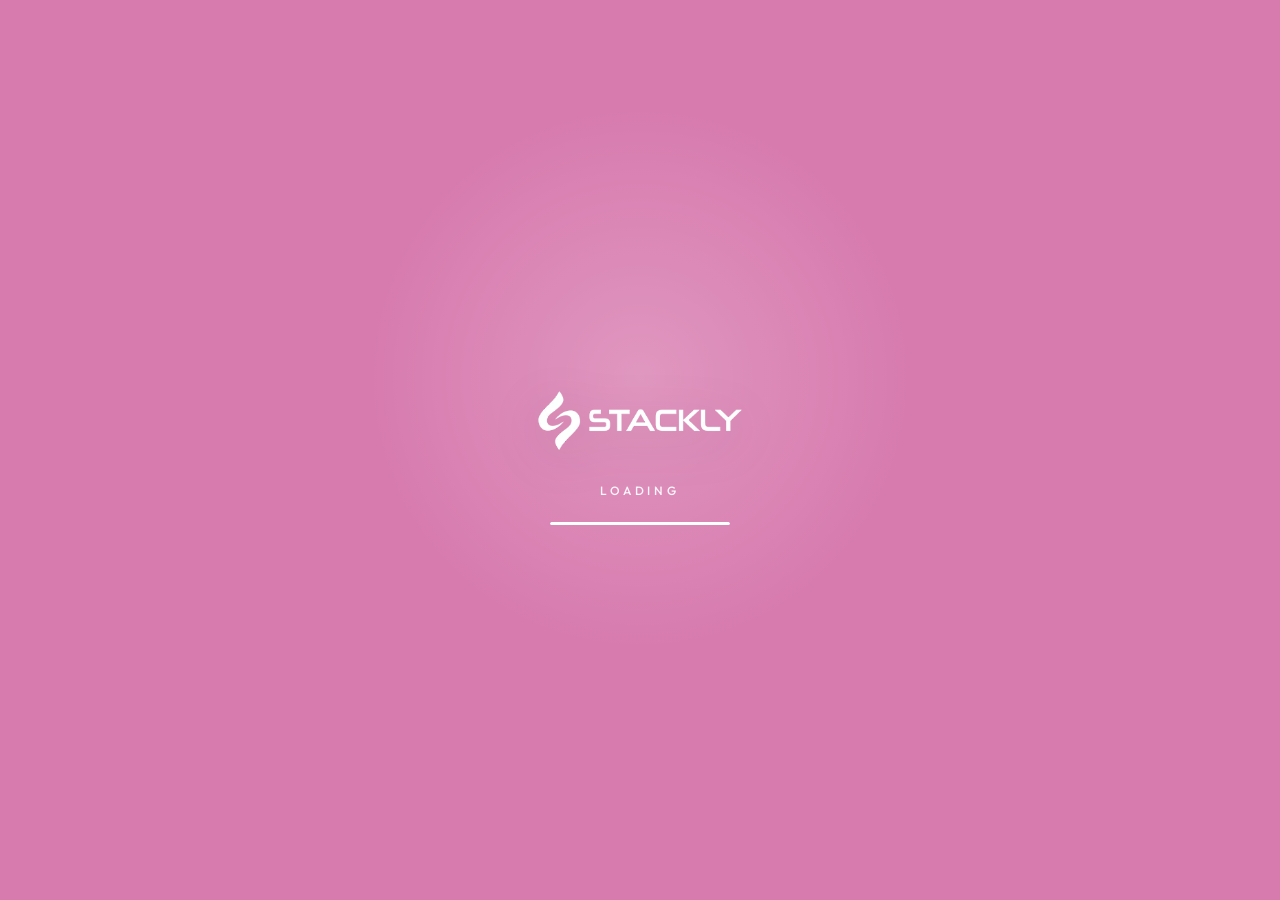
<file: login.html>
<!DOCTYPE html>
<html lang="en">
<head>
  <meta charset="UTF-8">
  <meta name="viewport" content="width=device-width, initial-scale=1.0">
  <title>Login — Stackly</title>
  <meta name="description" content="Log in to the Stackly client desk or the atelier admin desk.">
  <link rel="preconnect" href="https://fonts.googleapis.com">
  <link rel="preconnect" href="https://fonts.gstatic.com" crossorigin>
  <link href="https://fonts.googleapis.com/css2?family=Cormorant+Garamond:ital,wght@0,500;0,600;0,700;1,500;1,600&family=Outfit:wght@300;400;500;600&display=swap" rel="stylesheet">
  <link rel="stylesheet" href="https://cdn.jsdelivr.net/npm/aos@2.3.4/dist/aos.css">
  <link rel="stylesheet" href="css/style.css?v=password-toggle">
  <link rel="icon" href="data:image/svg+xml,%3Csvg xmlns='http://www.w3.org/2000/svg' viewBox='0 0 32 32'%3E%3Crect fill='%23d77bae' width='32' height='32' rx='8'/%3E%3Cpath fill='white' d='M16 5c1.6 3.2 1.6 5 0 7.2C14.4 10 14.4 8.2 16 5zm0 22c-1.6-3.2-1.6-5 0-7.2 1.6 2.2 1.6 4 0 7.2zM5 16c3.2-1.6 5-1.6 7.2 0C10 17.6 8.2 17.6 5 16zm22 0c-3.2 1.6-5 1.6-7.2 0 2.2-1.6 4-1.6 7.2 0z'/%3E%3C/svg%3E">
</head>
<body class="auth-page is-loading">
  <div class="preloader" id="preloader" role="status" aria-live="polite" aria-label="Loading Stackly">
    <img class="preloader-logo" src="Images/stackly-white.webp" alt="" width="220" height="90">
    <p class="preloader-label">Loading</p>
    <div class="preloader-bar" aria-hidden="true"><span></span></div>
  </div>
  <main class="auth-shell">
    <section class="auth-visual">
      <img src="Images/login-panel.webp" alt="">
      <div class="auth-visual-copy">
        <h1>Welcome<br>back</h1>
        <p>Log in to view live reporting, SLA dashboards, and your account's activity.</p>
        <a class="auth-home" href="index.html"><span aria-hidden="true">←</span> Back to home</a>
      </div>
    </section>

    <section class="auth-panel">
      <a class="auth-mark" href="index.html" aria-label="Stackly home">
        <img src="Images/stackly-white.webp" alt="" width="97" height="40">
      </a>
      <h2>Login</h2>
      <form id="login-form" novalidate>
        <fieldset class="auth-role">
          <legend>Account</legend>
          <label><input type="radio" name="role" value="client" checked> Client</label>
          <label><input type="radio" name="role" value="admin"> Admin</label>
        </fieldset>
        <label class="auth-field" for="login-name">
          <span>Name</span>
          <input id="login-name" name="name" type="text" placeholder="Enter your name" autocomplete="name" required>
        </label>
        <label class="auth-field" for="login-email">
          <span>Email</span>
          <input id="login-email" name="email" type="email" placeholder="Enter your email" autocomplete="email" required>
        </label>
        <div class="auth-field">
          <label class="auth-field-label" for="login-password"><span>Password</span></label>
          <div class="auth-password-control">
            <input id="login-password" name="password" type="password" placeholder="Enter your password" autocomplete="current-password" required>
            <button class="auth-password-toggle" type="button" data-password-toggle="login-password" aria-controls="login-password" aria-label="Show password" aria-pressed="false">
              <svg viewBox="0 0 24 24" aria-hidden="true"><path d="M2.5 12s3.5-6 9.5-6 9.5 6 9.5 6-3.5 6-9.5 6-9.5-6-9.5-6Z"></path><circle cx="12" cy="12" r="2.5"></circle><path class="auth-password-slash" d="m4 4 16 16"></path></svg>
            </button>
          </div>
        </div>
        <div class="auth-row">
          <label class="auth-check"><input id="remember" type="checkbox"> Remember me</label>
          <button class="auth-link" id="forgot" type="button">Forgot password?</button>
        </div>
        <button class="auth-submit" type="submit">Login</button>
        <p class="form-msg" id="login-msg" role="status"></p>
      </form>
      <p class="auth-switch">I don't have account <a href="signup.html">Signup</a></p>
      <p class="auth-or">Or continue with</p>
      <button class="auth-social" type="button" data-social="apple">
        <svg viewBox="0 0 24 24" aria-hidden="true"><path fill="currentColor" d="M16.4 12.6c0-2.2 1.8-3.3 1.9-3.4-1-1.5-2.6-1.7-3.2-1.7-1.3-.1-2.6.8-3.3.8s-1.7-.8-2.9-.8c-1.5 0-2.9.9-3.6 2.2-1.6 2.7-.4 6.7 1.1 8.9.7 1.1 1.6 2.3 2.7 2.2 1.1 0 1.5-.7 2.8-.7s1.7.7 2.9.7 1.9-1.1 2.6-2.2c.8-1.2 1.1-2.3 1.2-2.4-.1 0-2.2-.8-2.2-3.6zM14.7 6.2c.6-.7 1-1.7.9-2.7-1 .1-2.1.6-2.7 1.4-.6.7-1.1 1.7-.9 2.6 1 .1 2.1-.5 2.7-1.3z"/></svg>
        Login with Apple
      </button>
      <button class="auth-social" type="button" data-social="google">
        <svg viewBox="0 0 24 24" aria-hidden="true"><path fill="#4285F4" d="M21.6 12.2c0-.7-.1-1.4-.2-2H12v3.8h5.4c-.2 1.2-.9 2.2-2 2.9v2.4h3.2c1.9-1.7 3-4.3 3-7.1z"/><path fill="#34A853" d="M12 22c2.7 0 5-1 6.6-2.6l-3.2-2.4c-.9.6-2 1-3.4 1-2.6 0-4.8-1.8-5.6-4.1H3.1v2.5C4.7 19.8 8.1 22 12 22z"/><path fill="#FBBC05" d="M6.4 13.9a6 6 0 0 1 0-3.8V7.6H3.1a10 10 0 0 0 0 8.8l3.3-2.5z"/><path fill="#EA4335" d="M12 5.9c1.5 0 2.8.5 3.8 1.5l2.8-2.8C16.9 2.9 14.7 2 12 2 8.1 2 4.7 4.2 3.1 7.6l3.3 2.5C7.2 7.7 9.4 5.9 12 5.9z"/></svg>
        Login with google
      </button>
    </section>
  </main>
  <script src="js/auth.js?v=flow3"></script>
  <script src="https://cdn.jsdelivr.net/npm/aos@2.3.4/dist/aos.js"></script>
  <script src="js/motion.js?v=2"></script>
  <script>
    window.setTimeout(function () {
      var el = document.getElementById("preloader");
      if (!el) return;
      el.classList.add("is-done");
      document.body.classList.remove("is-loading");
      window.setTimeout(function () { el.remove(); }, 400);
    }, 1500);
  </script>
</body>
</html>
</file>
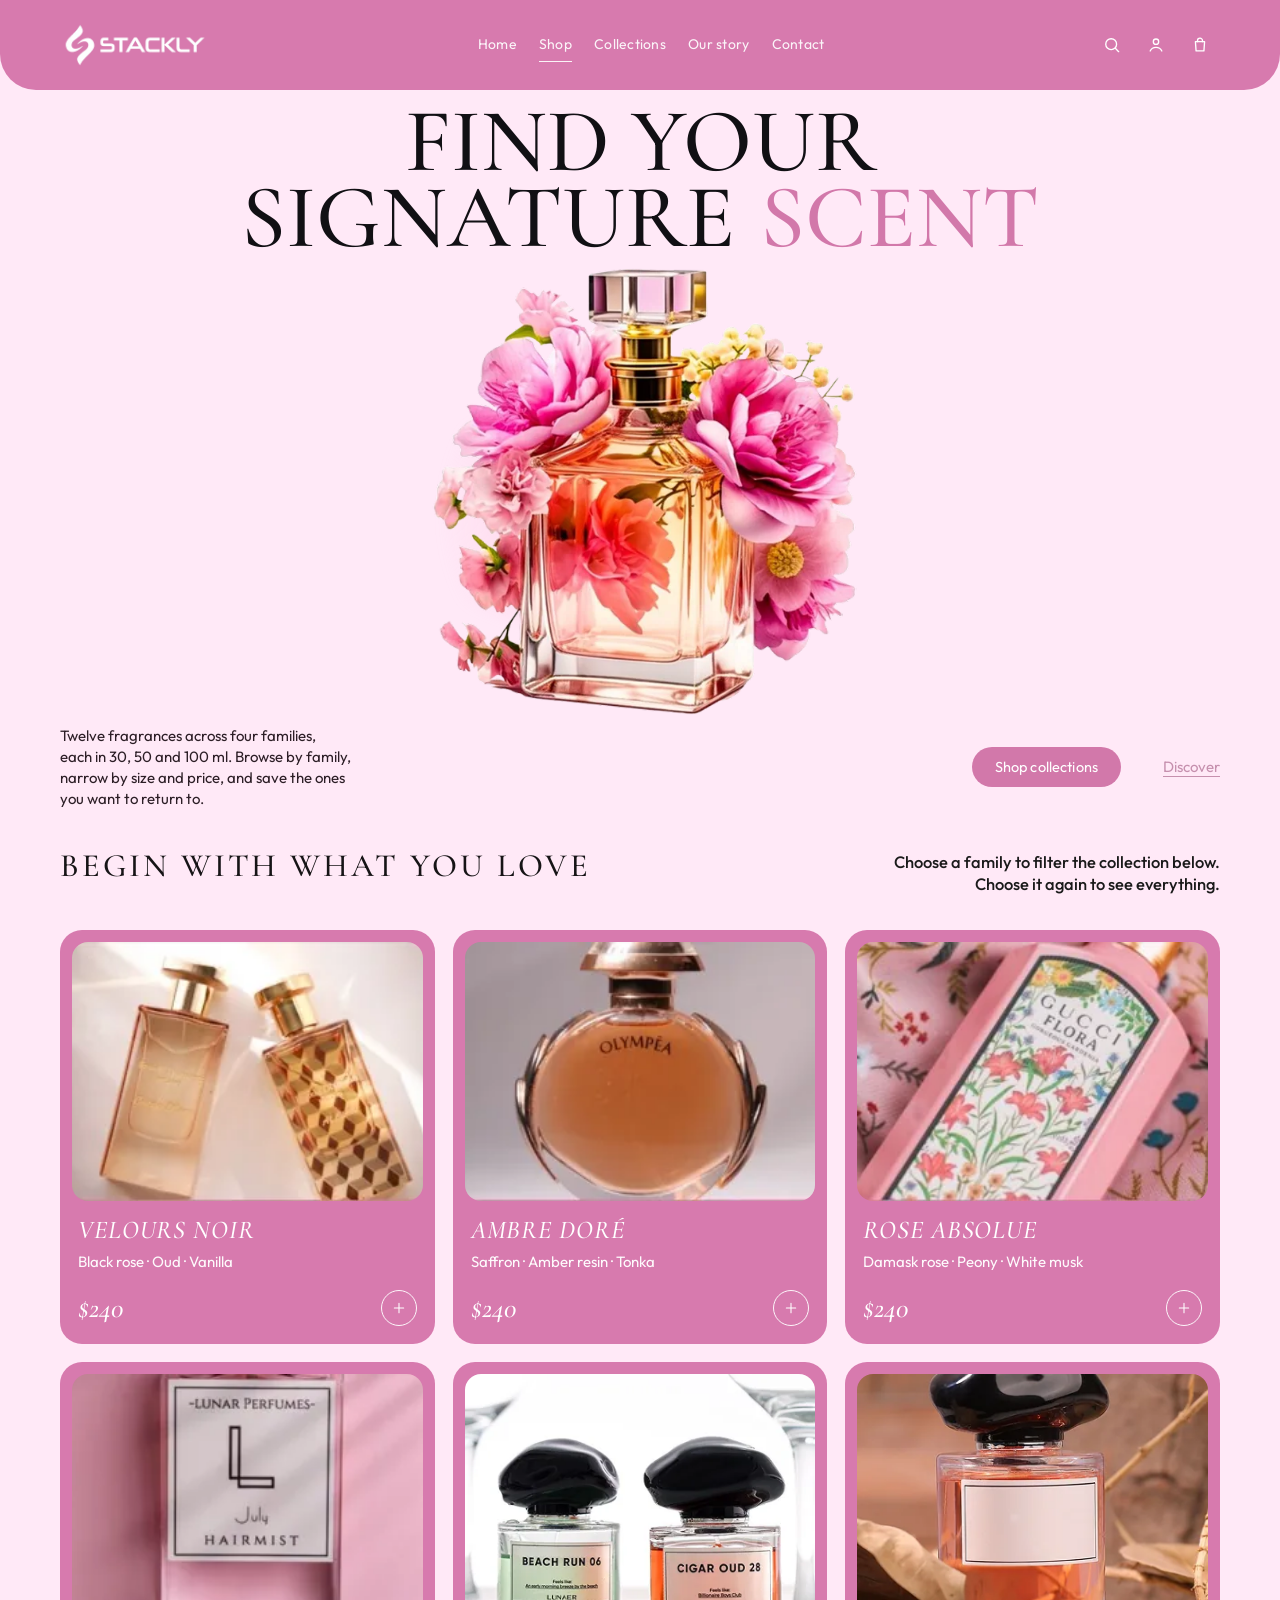
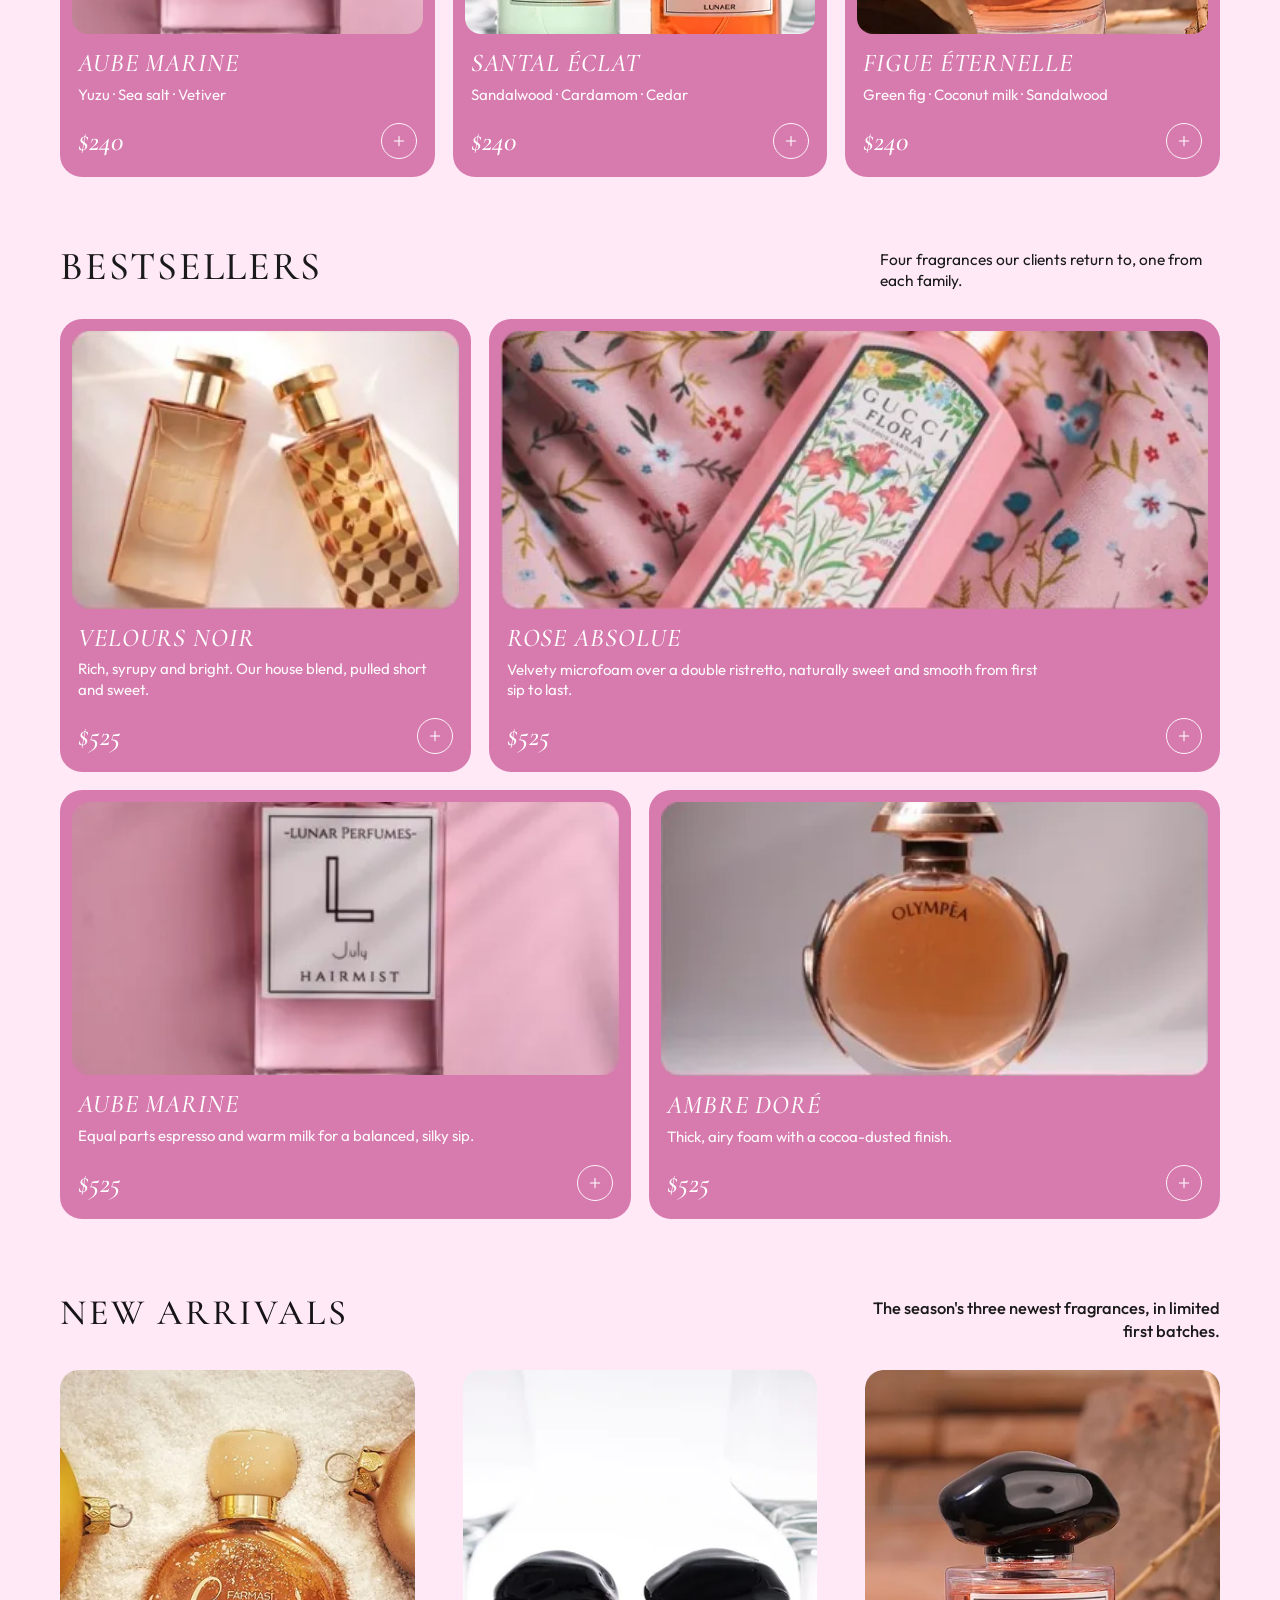
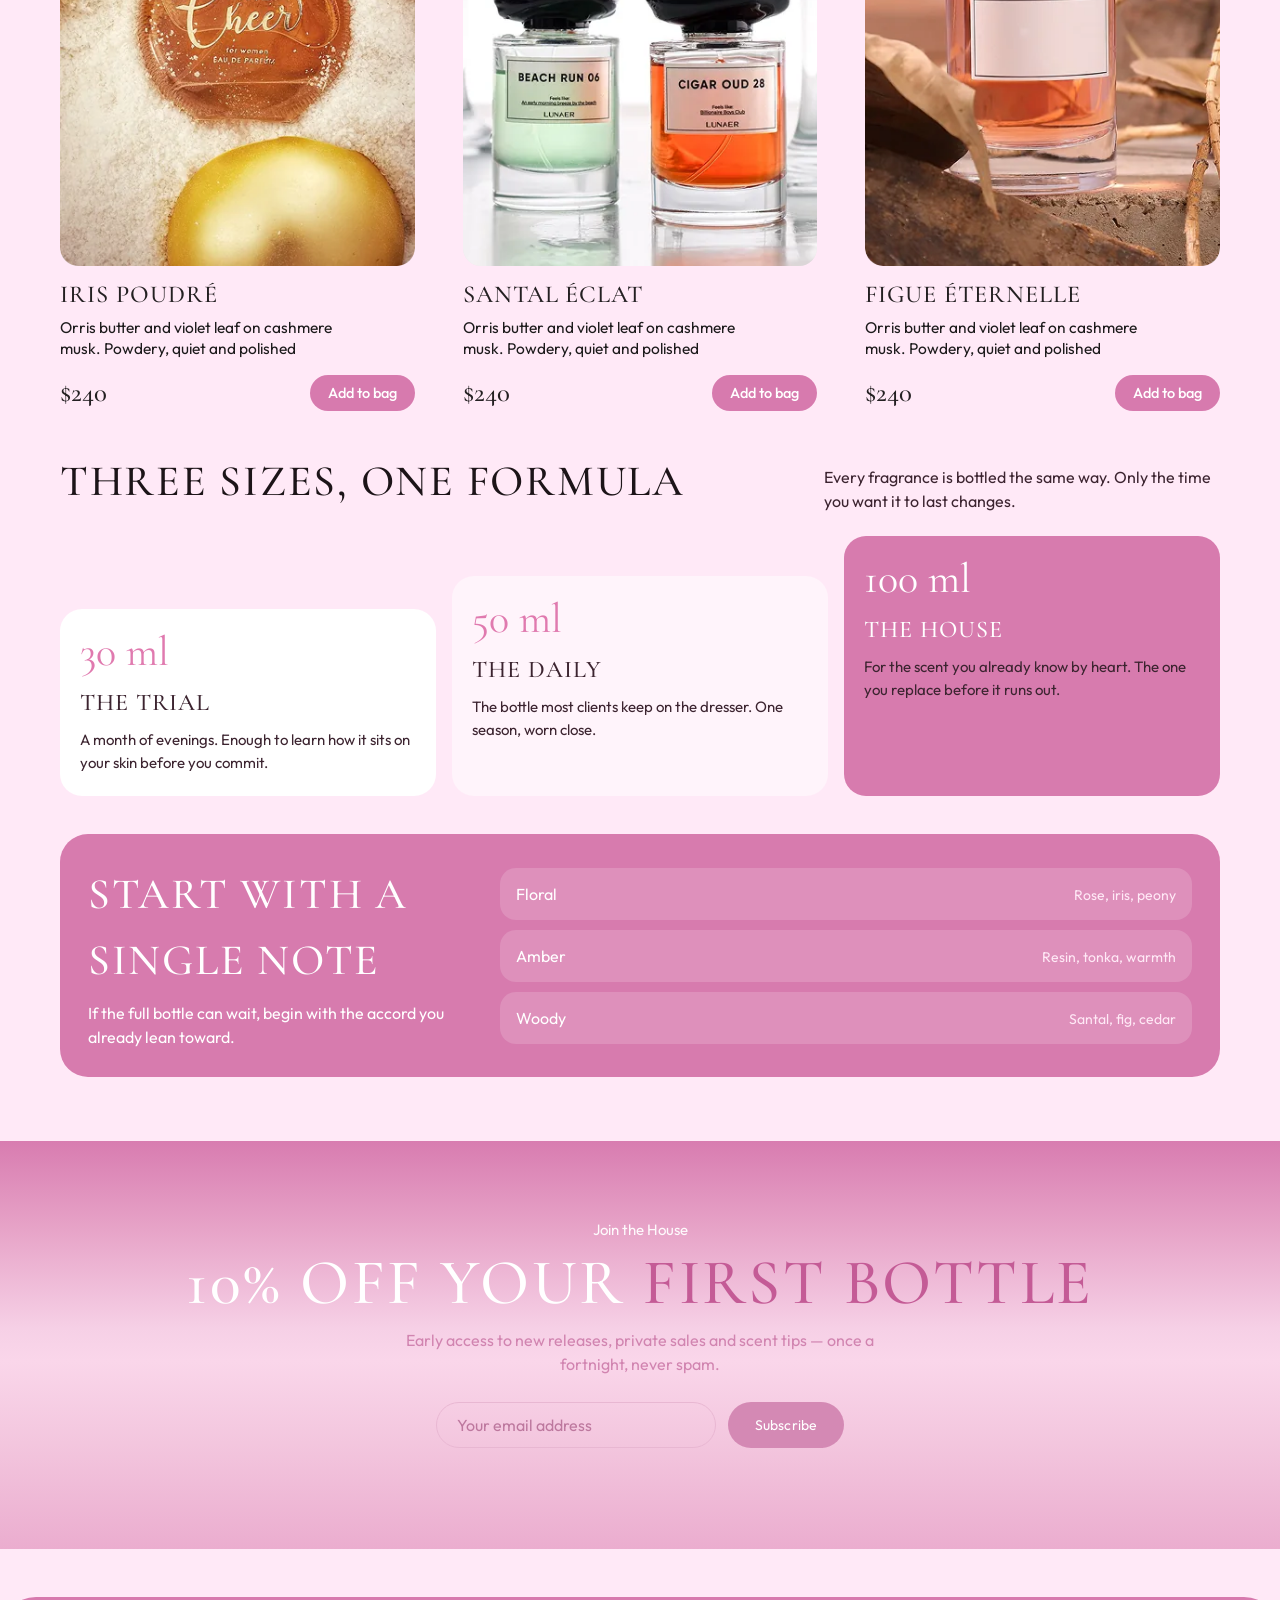
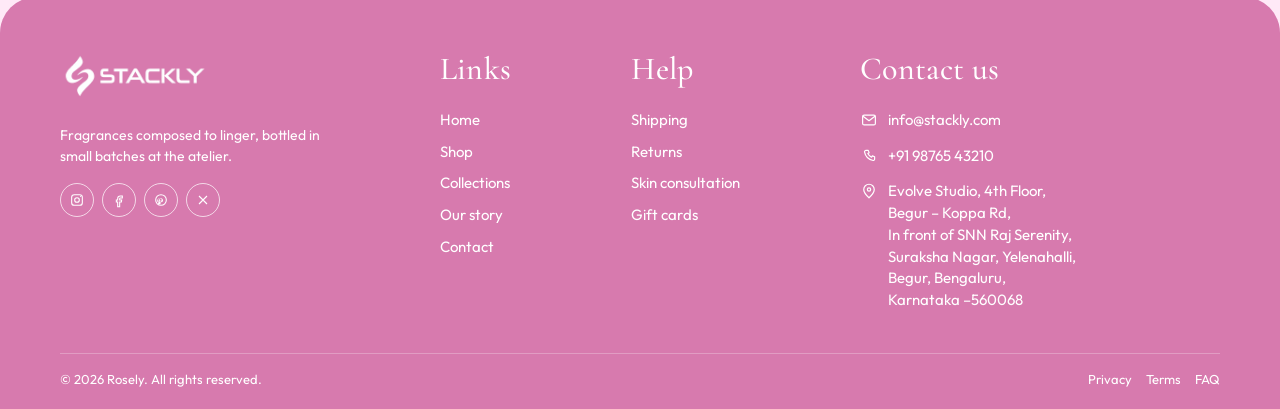
<file: shop.html>
<!DOCTYPE html>
<html lang="en">
<head>
  <meta charset="UTF-8">
  <meta name="viewport" content="width=device-width, initial-scale=1.0">
  <title>Shop — Rosely</title>
  <meta name="description" content="Find your signature scent. Shop Velours Noir, Ambre Doré, Rose Absolue, and the newest bottles from the house.">
  <link rel="preconnect" href="https://fonts.googleapis.com">
  <link rel="preconnect" href="https://fonts.gstatic.com" crossorigin>
  <link href="https://fonts.googleapis.com/css2?family=Cormorant+Garamond:ital,wght@0,500;0,600;0,700;1,500;1,600&family=Outfit:wght@300;400;500;600&display=swap" rel="stylesheet">
  <link rel="stylesheet" href="https://cdn.jsdelivr.net/npm/aos@2.3.4/dist/aos.css">
  <link rel="stylesheet" href="css/style.css">
  <link rel="icon" href="data:image/svg+xml,%3Csvg xmlns='http://www.w3.org/2000/svg' viewBox='0 0 32 32'%3E%3Crect fill='%23d77bae' width='32' height='32' rx='8'/%3E%3Cpath fill='white' d='M16 5c1.6 3.2 1.6 5 0 7.2C14.4 10 14.4 8.2 16 5zm0 22c-1.6-3.2-1.6-5 0-7.2 1.6 2.2 1.6 4 0 7.2zM5 16c3.2-1.6 5-1.6 7.2 0C10 17.6 8.2 17.6 5 16zm22 0c-3.2 1.6-5 1.6-7.2 0 2.2-1.6 4-1.6 7.2 0z'/%3E%3C/svg%3E">
</head>
<body class="is-loading">
  <div class="preloader" id="preloader" role="status" aria-live="polite" aria-label="Loading Stackly">
    <img class="preloader-logo" src="Images/stackly-white.webp" alt="" width="220" height="90">
    <p class="preloader-label">Loading</p>
    <div class="preloader-bar" aria-hidden="true"><span></span></div>
  </div>
  <a class="skip" href="#main">Skip to content</a>

  <header class="site-header">
    <div class="wrap header-bar">
      <a class="logo" href="index.html" aria-label="Stackly home">
        <img src="Images/stackly-white.webp" alt="" width="97" height="40">
      </a>

      <nav class="desktop-nav" aria-label="Primary">
        <a href="index.html">Home</a>
        <a href="shop.html" aria-current="page">Shop</a>
        <a href="collections.html">Collections</a>
        <a href="story.html">Our story</a>
        <a href="contact.html">Contact</a>
      </nav>

      <div class="header-tools">
        <button class="icon-btn" id="open-search" aria-label="Search fragrances">
          <svg viewBox="0 0 24 24" aria-hidden="true"><circle cx="11" cy="11" r="6.5"/><path d="M16 16l4 4"/></svg>
        </button>
        <a class="icon-btn" id="open-account" href="login.html" aria-label="Log in">
          <svg viewBox="0 0 24 24" aria-hidden="true"><circle cx="12" cy="8" r="3.2"/><path d="M5 19.2c1.4-3 3.8-4.4 7-4.4s5.6 1.4 7 4.4"/></svg>
        </a>
        <a class="icon-btn bag-btn" id="open-cart" href="cart.html" aria-label="Open bag">
          <svg viewBox="0 0 24 24" aria-hidden="true"><path d="M6.5 8h11l-.8 11H7.3L6.5 8z"/><path d="M9 8V6.8A3 3 0 0 1 12 3.8 3 3 0 0 1 15 6.8V8"/></svg>
          <span class="bag-count" id="bag-count" hidden>0</span>
        </a>
        <button class="icon-btn menu-toggle" id="menu-toggle" aria-label="Open menu" aria-expanded="false" aria-controls="mobile-nav">
          <svg class="icon-menu" viewBox="0 0 24 24" aria-hidden="true"><path d="M4 7h16M4 12h16M4 17h16"/></svg>
          <svg class="icon-close" viewBox="0 0 24 24" aria-hidden="true"><path d="M6 6l12 12M18 6 6 18"/></svg>
        </button>
      </div>
    </div>
  </header>

  <nav class="mobile-nav" id="mobile-nav" hidden>
    <a href="index.html">Home</a>
    <a href="shop.html">Shop</a>
    <a href="collections.html">Collections</a>
    <a href="story.html">Our story</a>
    <a href="contact.html">Contact</a>
    <a href="cart.html">Your bag</a>
  </nav>

  <main id="main">
    <section class="shop-hero" id="shop-hero">
      <div class="wrap shop-hero-stage">
        <h1>
          <span class="shop-find">Find your</span>
          <span class="shop-line-2">
            <span class="shop-sig">Signature</span>
            <span class="shop-scent">Scent</span>
          </span>
        </h1>
        <img class="shop-hero-bottle" src="Images/shop-hero.webp" alt="A glass perfume bottle nestled in pink peonies and roses">
        <div class="shop-hero-lower">
          <p>Twelve fragrances across four families,<br>each in 30, 50 and 100 ml. Browse by family,<br>narrow by size and price, and save the ones<br>you want to return to.</p>
          <div class="shop-hero-actions">
            <a class="btn btn-pill" href="404.html">Shop collections</a>
            <a class="shop-discover" href="404.html">Discover</a>
          </div>
        </div>
      </div>
    </section>

    <section class="begin" id="families">
      <div class="wrap">
        <div class="begin-head">
          <h2>Begin with what you love</h2>
          <p>Choose a family to filter the collection below.<br>Choose it again to see everything.</p>
        </div>
        <div class="begin-grid">
          <article class="product best-card" id="product-velours" data-cat="floral" data-id="velours" data-name="Velours Noir" data-price="240" data-img="Images/bestsellers/velours.webp" data-note="Black rose · Oud · Vanilla">
            <div class="best-media">
              <img src="Images/bestsellers/velours.webp" alt="Two gold perfume bottles, one pale and one patterned">
            </div>
            <h3>Velours Noir</h3>
            <p class="best-note">Black rose · Oud · Vanilla</p>
            <div class="best-buy">
              <p class="price">$240</p>
              <button class="add best-plus" type="button" aria-label="Add Velours Noir to bag">
                <svg viewBox="0 0 24 24" aria-hidden="true"><path d="M12 5v14M5 12h14"/></svg>
              </button>
            </div>
          </article>

          <article class="product best-card" id="product-ambre-dore" data-cat="amber" data-id="ambre-dore" data-name="Ambre Doré" data-price="240" data-img="Images/bestsellers/ambre.webp" data-note="Saffron · Amber resin · Tonka">
            <div class="best-media">
              <img src="Images/bestsellers/ambre.webp" alt="A round amber perfume bottle with a gold cap">
            </div>
            <h3>Ambre Doré</h3>
            <p class="best-note">Saffron · Amber resin · Tonka</p>
            <div class="best-buy">
              <p class="price">$240</p>
              <button class="add best-plus" type="button" aria-label="Add Ambre Doré to bag">
                <svg viewBox="0 0 24 24" aria-hidden="true"><path d="M12 5v14M5 12h14"/></svg>
              </button>
            </div>
          </article>

          <article class="product best-card" id="product-absolue" data-cat="floral" data-id="absolue" data-name="Rose Absolue" data-price="240" data-img="Images/bestsellers/absolue.webp" data-note="Damask rose · Peony · White musk">
            <div class="best-media">
              <img src="Images/bestsellers/absolue.webp" alt="A floral perfume bottle lying on pink blossom fabric">
            </div>
            <h3>Rose Absolue</h3>
            <p class="best-note">Damask rose · Peony · White musk</p>
            <div class="best-buy">
              <p class="price">$240</p>
              <button class="add best-plus" type="button" aria-label="Add Rose Absolue to bag">
                <svg viewBox="0 0 24 24" aria-hidden="true"><path d="M12 5v14M5 12h14"/></svg>
              </button>
            </div>
          </article>

          <article class="product best-card" id="product-aube" data-cat="fresh" data-id="aube" data-name="Aube Marine" data-price="240" data-img="Images/bestsellers/aube.webp" data-note="Yuzu · Sea salt · Vetiver">
            <div class="best-media">
              <img src="Images/bestsellers/aube.webp" alt="A pale pink bottle labeled Lunar Perfumes July Hairmist">
            </div>
            <h3>Aube Marine</h3>
            <p class="best-note">Yuzu · Sea salt · Vetiver</p>
            <div class="best-buy">
              <p class="price">$240</p>
              <button class="add best-plus" type="button" aria-label="Add Aube Marine to bag">
                <svg viewBox="0 0 24 24" aria-hidden="true"><path d="M12 5v14M5 12h14"/></svg>
              </button>
            </div>
          </article>

          <article class="product best-card" id="product-santal" data-cat="woody" data-id="santal" data-name="Santal Éclat" data-price="240" data-img="Images/santal eclat.webp" data-note="Sandalwood · Cardamom · Cedar">
            <div class="best-media">
              <img src="Images/santal eclat.webp" alt="Santal Éclat bottles, one green and one amber">
            </div>
            <h3>Santal Éclat</h3>
            <p class="best-note">Sandalwood · Cardamom · Cedar</p>
            <div class="best-buy">
              <p class="price">$240</p>
              <button class="add best-plus" type="button" aria-label="Add Santal Éclat to bag">
                <svg viewBox="0 0 24 24" aria-hidden="true"><path d="M12 5v14M5 12h14"/></svg>
              </button>
            </div>
          </article>

          <article class="product best-card" id="product-figue" data-cat="woody" data-id="figue" data-name="Figue Éternelle" data-price="240" data-img="Images/Etternelle.webp" data-note="Green fig · Coconut milk · Sandalwood">
            <div class="best-media">
              <img src="Images/Etternelle.webp" alt="Figue Éternelle bottle with a black cap on warm wood">
            </div>
            <h3>Figue Éternelle</h3>
            <p class="best-note">Green fig · Coconut milk · Sandalwood</p>
            <div class="best-buy">
              <p class="price">$240</p>
              <button class="add best-plus" type="button" aria-label="Add Figue Éternelle to bag">
                <svg viewBox="0 0 24 24" aria-hidden="true"><path d="M12 5v14M5 12h14"/></svg>
              </button>
            </div>
          </article>
        </div>
      </div>
    </section>

    <section class="shop-block shop-bestsellers" id="bestsellers">
      <div class="wrap">
        <div class="best-head">
          <h2>Bestsellers</h2>
          <p>Four fragrances our clients return to, one from each family.</p>
        </div>

        <div class="best-row best-row-feature">
          <article class="product best-card" id="product-best-velours" data-cat="amber" data-id="best-velours" data-name="Velours Noir" data-price="525" data-img="Images/bestsellers/velours.webp" data-note="Rich, syrupy and bright. Our house blend, pulled short and sweet.">
            <div class="best-media">
              <img src="Images/bestsellers/velours.webp" alt="Two gold perfume bottles, one pale and one patterned">
            </div>
            <h3>Velours Noir</h3>
            <p class="best-note">Rich, syrupy and bright. Our house blend, pulled short and sweet.</p>
            <div class="best-buy">
              <p class="price">$525</p>
              <button class="add best-plus" type="button" aria-label="Add Velours Noir to bag">
                <svg viewBox="0 0 24 24" aria-hidden="true"><path d="M12 5v14M5 12h14"/></svg>
              </button>
            </div>
          </article>

          <article class="product best-card" id="product-best-absolue" data-cat="floral" data-id="best-absolue" data-name="Rose Absolue" data-price="525" data-img="Images/bestsellers/absolue.webp" data-note="Velvety microfoam over a double ristretto, naturally sweet and smooth from first sip to last.">
            <div class="best-media">
              <img src="Images/bestsellers/absolue.webp" alt="A floral perfume bottle lying on pink blossom fabric">
            </div>
            <h3>Rose Absolue</h3>
            <p class="best-note">Velvety microfoam over a double ristretto, naturally sweet and smooth from first sip to last.</p>
            <div class="best-buy">
              <p class="price">$525</p>
              <button class="add best-plus" type="button" aria-label="Add Rose Absolue to bag">
                <svg viewBox="0 0 24 24" aria-hidden="true"><path d="M12 5v14M5 12h14"/></svg>
              </button>
            </div>
          </article>
        </div>

        <div class="best-row best-row-even">
          <article class="product best-card" id="product-best-aube" data-cat="fresh" data-id="best-aube" data-name="Aube Marine" data-price="525" data-img="Images/bestsellers/aube.webp" data-note="Equal parts espresso and warm milk for a balanced, silky sip.">
            <div class="best-media">
              <img src="Images/bestsellers/aube.webp" alt="A pale pink bottle labeled Lunar Perfumes July Hairmist">
            </div>
            <h3>Aube Marine</h3>
            <p class="best-note">Equal parts espresso and warm milk for a balanced, silky sip.</p>
            <div class="best-buy">
              <p class="price">$525</p>
              <button class="add best-plus" type="button" aria-label="Add Aube Marine to bag">
                <svg viewBox="0 0 24 24" aria-hidden="true"><path d="M12 5v14M5 12h14"/></svg>
              </button>
            </div>
          </article>

          <article class="product best-card" id="product-best-ambre" data-cat="amber" data-id="best-ambre" data-name="Ambre Doré" data-price="525" data-img="Images/bestsellers/ambre.webp" data-note="Thick, airy foam with a cocoa-dusted finish.">
            <div class="best-media">
              <img src="Images/bestsellers/ambre.webp" alt="A round amber perfume bottle with a gold cap">
            </div>
            <h3>Ambre Doré</h3>
            <p class="best-note">Thick, airy foam with a cocoa-dusted finish.</p>
            <div class="best-buy">
              <p class="price">$525</p>
              <button class="add best-plus" type="button" aria-label="Add Ambre Doré to bag">
                <svg viewBox="0 0 24 24" aria-hidden="true"><path d="M12 5v14M5 12h14"/></svg>
              </button>
            </div>
          </article>
        </div>
      </div>
    </section>

    <section class="arrive" id="arrivals">
      <div class="wrap">
        <div class="arrive-head">
          <h2>New arrivals</h2>
          <p>The season's three newest fragrances, in limited<br>first batches.</p>
        </div>
        <div class="arrive-grid">
          <article class="product arrive-card" id="product-iris" data-cat="floral" data-id="iris" data-name="Iris Poudré" data-price="240" data-img="Images/iris poudre.webp" data-note="Orris butter and violet leaf on cashmere musk. Powdery, quiet and polished">
            <div class="arrive-media">
              <img src="Images/iris poudre.webp" alt="Iris Poudré bottle among gold ornaments">
            </div>
            <h3>Iris Poudré</h3>
            <p class="arrive-note">Orris butter and violet leaf on cashmere musk. Powdery, quiet and polished</p>
            <div class="arrive-buy">
              <p class="price">$240</p>
              <button class="add arrive-add" type="button">Add to bag</button>
            </div>
          </article>

          <article class="product arrive-card" id="product-santal-new" data-cat="woody" data-id="santal-new" data-name="Santal Éclat" data-price="240" data-img="Images/santal eclat.webp" data-note="Orris butter and violet leaf on cashmere musk. Powdery, quiet and polished">
            <div class="arrive-media">
              <img src="Images/santal eclat.webp" alt="Santal Éclat bottles, one pale green and one amber">
            </div>
            <h3>Santal Éclat</h3>
            <p class="arrive-note">Orris butter and violet leaf on cashmere musk. Powdery, quiet and polished</p>
            <div class="arrive-buy">
              <p class="price">$240</p>
              <button class="add arrive-add" type="button">Add to bag</button>
            </div>
          </article>

          <article class="product arrive-card" id="product-figue-new" data-cat="woody" data-id="figue-new" data-name="Figue Éternelle" data-price="240" data-img="Images/Etternelle.webp" data-note="Orris butter and violet leaf on cashmere musk. Powdery, quiet and polished">
            <div class="arrive-media">
              <img src="Images/Etternelle.webp" alt="Figue Éternelle bottle with a black cap on warm wood">
            </div>
            <h3>Figue Éternelle</h3>
            <p class="arrive-note">Orris butter and violet leaf on cashmere musk. Powdery, quiet and polished</p>
            <div class="arrive-buy">
              <p class="price">$240</p>
              <button class="add arrive-add" type="button">Add to bag</button>
            </div>
          </article>
        </div>
      </div>
    </section>

    <section class="sizes" id="sizes">
      <div class="wrap">
        <div class="sizes-head">
          <h2>Three sizes, one formula</h2>
          <p>Every fragrance is bottled the same way. Only the time you want it to last changes.</p>
        </div>
        <div class="size-grid">
          <article>
            <p class="size-ml">30 ml</p>
            <h3>The trial</h3>
            <p>A month of evenings. Enough to learn how it sits on your skin before you commit.</p>
          </article>
          <article class="is-mid">
            <p class="size-ml">50 ml</p>
            <h3>The daily</h3>
            <p>The bottle most clients keep on the dresser. One season, worn close.</p>
          </article>
          <article class="is-tall">
            <p class="size-ml">100 ml</p>
            <h3>The house</h3>
            <p>For the scent you already know by heart. The one you replace before it runs out.</p>
          </article>
        </div>
      </div>
    </section>

    <section class="sample-band" id="samples">
      <div class="wrap sample-inner">
        <div>
          <h2>Start with a single note</h2>
          <p>If the full bottle can wait, begin with the accord you already lean toward.</p>
        </div>
        <ul>
          <li><a href="404.html">Floral <span>Rose, iris, peony</span></a></li>
          <li><a href="404.html">Amber <span>Resin, tonka, warmth</span></a></li>
          <li><a href="404.html">Woody <span>Santal, fig, cedar</span></a></li>
        </ul>
      </div>
    </section>

    <section class="letter" id="letter">
      <div class="wrap letter-inner">
        <p class="letter-kicker">Join the House</p>
        <h2>10% off your <span class="letter-accent">first bottle</span></h2>
        <p>Early access to new releases, private sales and scent tips — once a fortnight, never spam.</p>
        <form class="letter-form" id="letter-form" novalidate>
          <label class="sr" for="email">Email address</label>
          <input id="email" name="email" type="email" placeholder="Your email address" autocomplete="email" required>
          <button class="btn btn-solid" type="submit">Subscribe</button>
          <p class="form-msg" id="form-msg" role="status"></p>
        </form>
      </div>
    </section>
  </main>

  <footer class="site-footer" id="contact">
    <div class="wrap footer-grid">
      <div class="footer-brand">
        <a class="logo" href="index.html" aria-label="Stackly home">
          <img src="Images/stackly-white.webp" alt="" width="97" height="40">
        </a>
        <p>Fragrances composed to linger, bottled in small batches at the atelier.</p>
        <div class="socials">
          <a href="404.html" aria-label="Instagram">
            <svg viewBox="0 0 24 24" aria-hidden="true"><rect x="4" y="4" width="16" height="16" rx="4"/><circle cx="12" cy="12" r="3.5"/><circle cx="17.2" cy="6.8" r="0.8" fill="currentColor" stroke="none"/></svg>
          </a>
          <a href="404.html" aria-label="Facebook">
            <svg viewBox="0 0 24 24" aria-hidden="true"><path d="M14 9h3V6h-3c-2.2 0-4 1.8-4 4v2H8v3h2v7h3v-7h2.6l.4-3H13v-2c0-.6.4-1 1-1z"/></svg>
          </a>
          <a href="404.html" aria-label="Pinterest">
            <svg viewBox="0 0 24 24" aria-hidden="true"><circle cx="12" cy="12" r="8"/><path d="M11 18.5c.4-1.4.8-2.8.6-4.1-.2-.6-.5-1.2-.2-1.8.4-.8 1.2-.3 1.4.4.2.8 0 1.8-.2 2.6 1.4-.2 2.4-1.4 2.4-3.1 0-2-1.6-3.6-4.2-3.6-3 0-4.6 2.2-4.6 4.2 0 .9.4 1.8 1.2 2.1.2.1.3 0 .3-.2l.2-.8c0-.1 0-.2-.1-.3-.3-.4-.5-.9-.5-1.5 0-1.5 1.1-3 3-3 1.6 0 2.8 1.1 2.8 2.8 0 1.8-.9 3.1-2.1 3.1-.7 0-1.2-.6-1-1.3.2-.8.6-1.7.6-2.3 0-.5-.3-1-.9-1-.7 0-1.3.7-1.3 1.7 0 .6.2 1 .2 1l-1.2 5z" fill="currentColor" stroke="none"/></svg>
          </a>
          <a href="404.html" aria-label="X">
            <svg viewBox="0 0 24 24" aria-hidden="true"><path d="M6 6l12 12M18 6L6 18"/></svg>
          </a>
        </div>
      </div>
      <div>
        <h3>Links</h3>
        <ul>
          <li><a href="index.html">Home</a></li>
          <li><a href="shop.html">Shop</a></li>
          <li><a href="collections.html">Collections</a></li>
          <li><a href="story.html">Our story</a></li>
          <li><a href="contact.html">Contact</a></li>
        </ul>
      </div>
      <div>
        <h3>Help</h3>
        <ul>
          <li><a href="404.html">Shipping</a></li>
          <li><a href="404.html">Returns</a></li>
          <li><a href="404.html">Skin consultation</a></li>
          <li><a href="404.html">Gift cards</a></li>
        </ul>
      </div>
      <div class="footer-contact">
        <h3>Contact us</h3>
        <p class="contact-line">
          <svg class="contact-icon" viewBox="0 0 24 24" aria-hidden="true"><rect x="3.5" y="5.5" width="17" height="13" rx="2"/><path d="m4 7 8 6 8-6"/></svg>
          <a href="404.html">info@stackly.com</a>
        </p>
        <p class="contact-line">
          <svg class="contact-icon" viewBox="0 0 24 24" aria-hidden="true"><path d="M8 4.5h3l1.2 3-1.8 1.1a12 12 0 0 0 5 5l1.1-1.8 3 1.2v3A2 2 0 0 1 17.4 18 14.5 14.5 0 0 1 6 6.6 2 2 0 0 1 8 4.5z"/></svg>
          <a href="404.html">+91 98765 43210</a>
        </p>
        <p class="contact-line">
          <svg class="contact-icon" viewBox="0 0 24 24" aria-hidden="true"><path d="M12 21s7-6.2 7-11a7 7 0 1 0-14 0c0 4.8 7 11 7 11z"/><circle cx="12" cy="10" r="2.2"/></svg>
          <span>Evolve Studio, 4th Floor,<br>Begur – Koppa Rd,<br>In front of SNN Raj Serenity,<br>Suraksha Nagar, Yelenahalli,<br>Begur, Bengaluru,<br>Karnataka –560068</span>
        </p>
      </div>
    </div>
    <div class="wrap footer-base">
      <p>© 2026 Rosely. All rights reserved.</p>
      <p>
        <a href="404.html">Privacy</a>
        <a href="404.html">Terms</a>
        <a href="404.html">FAQ</a>
      </p>
    </div>
  </footer>

  <div class="overlay" id="overlay" hidden></div>

  <aside class="drawer" id="cart-drawer" role="dialog" aria-modal="true" aria-labelledby="cart-title" hidden>
    <header class="drawer-head">
      <h2 id="cart-title">Your bag</h2>
      <button class="icon-btn" type="button" data-close="cart" aria-label="Close bag">
        <svg viewBox="0 0 24 24" aria-hidden="true"><path d="M6 6l12 12M18 6L6 18"/></svg>
      </button>
    </header>
    <div class="drawer-body" id="cart-body"></div>
    <footer class="drawer-foot" id="cart-foot" hidden>
      <p><span>Subtotal</span><strong id="cart-subtotal">$0</strong></p>
      <button class="btn btn-solid btn-block" id="checkout" type="button">Reserve bottles</button>
      <p class="fine">A preview boutique. Your list stays on this device.</p>
    </footer>
  </aside>

  <aside class="drawer search-drawer" id="search-drawer" role="dialog" aria-modal="true" aria-labelledby="search-title" hidden>
    <header class="drawer-head">
      <h2 id="search-title">Search</h2>
      <button class="icon-btn" type="button" data-close="search" aria-label="Close search">
        <svg viewBox="0 0 24 24" aria-hidden="true"><path d="M6 6l12 12M18 6L6 18"/></svg>
      </button>
    </header>
    <div class="drawer-body">
      <label class="sr" for="search-input">Search fragrances</label>
      <input id="search-input" type="search" placeholder="Try rose, amber, santal…" autocomplete="off">
      <ul class="search-results" id="search-results"></ul>
    </div>
  </aside>

  <aside class="drawer" id="account-drawer" role="dialog" aria-modal="true" aria-labelledby="account-title" hidden>
    <header class="drawer-head">
      <h2 id="account-title">Account</h2>
      <button class="icon-btn" type="button" data-close="account" aria-label="Close account">
        <svg viewBox="0 0 24 24" aria-hidden="true"><path d="M6 6l12 12M18 6L6 18"/></svg>
      </button>
    </header>
    <div class="drawer-body">
      <form id="account-form" novalidate>
        <p id="account-hello">Save a name for this browser. No password, no account server.</p>
        <label for="account-name">Name</label>
        <input id="account-name" name="name" type="text" placeholder="Your name" required>
        <button class="btn btn-solid btn-block" type="submit">Save</button>
        <p class="form-msg" id="account-msg" role="status"></p>
      </form>
    </div>
  </aside>

  <aside class="drawer" id="info-drawer" role="dialog" aria-modal="true" aria-labelledby="info-title" hidden>
    <header class="drawer-head">
      <h2 id="info-title">Help</h2>
      <button class="icon-btn" type="button" data-close="info" aria-label="Close">
        <svg viewBox="0 0 24 24" aria-hidden="true"><path d="M6 6l12 12M18 6L6 18"/></svg>
      </button>
    </header>
    <div class="drawer-body" id="info-body"></div>
  </aside>

  <div class="toast" id="toast" role="status" aria-live="polite"></div>

  <script src="js/main.js?v=namefix"></script>
  <script src="https://cdn.jsdelivr.net/npm/aos@2.3.4/dist/aos.js"></script>
  <script src="js/motion.js?v=2"></script>
  <script>
    window.setTimeout(function () {
      var el = document.getElementById("preloader");
      if (!el) return;
      el.classList.add("is-done");
      document.body.classList.remove("is-loading");
      window.setTimeout(function () { el.remove(); }, 400);
    }, 1500);
  </script>
</body>
</html>
</file>
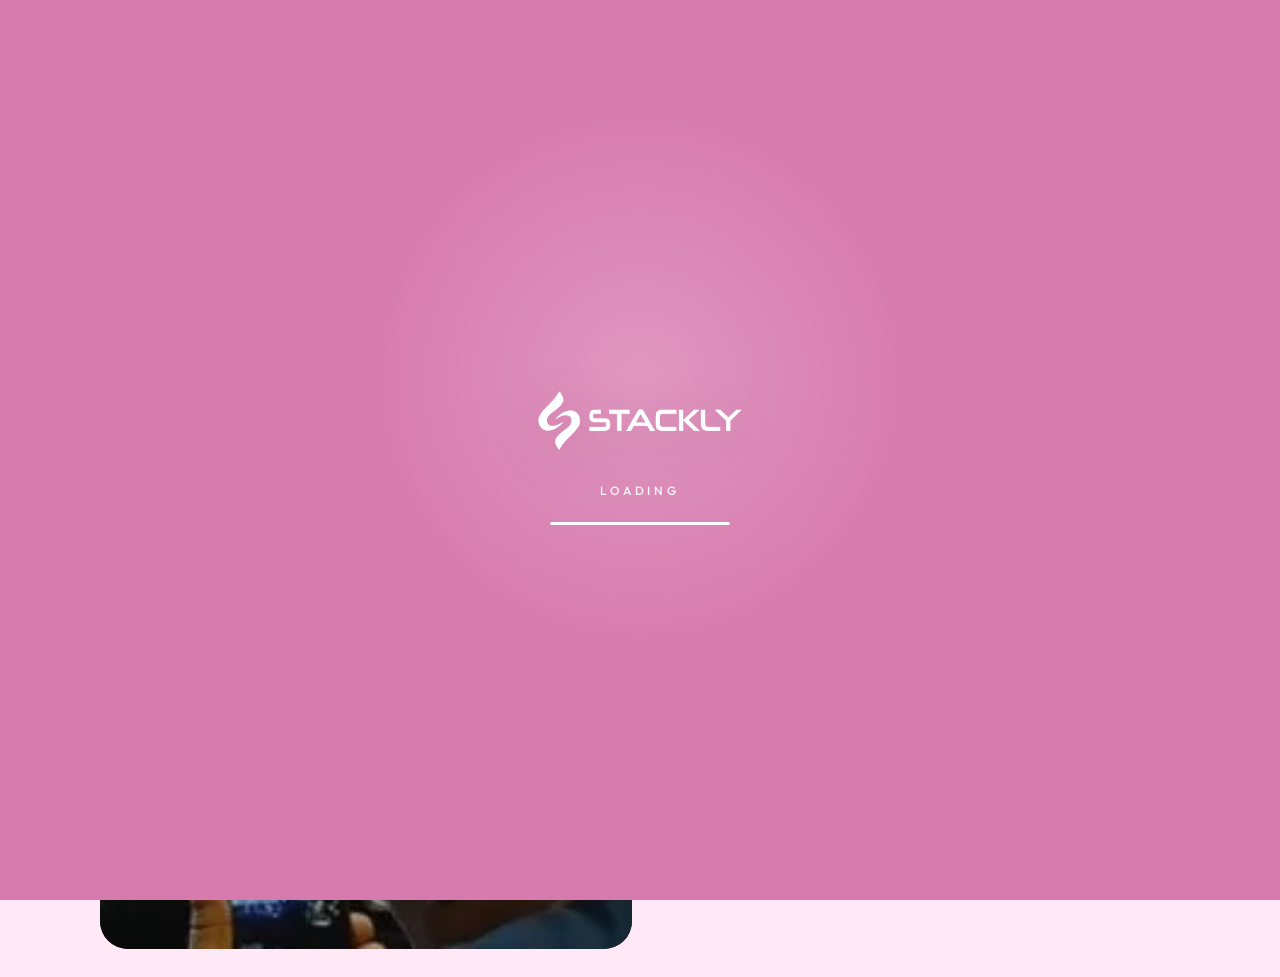
<file: signup.html>
<!DOCTYPE html>
<html lang="en">
<head>
  <meta charset="UTF-8">
  <meta name="viewport" content="width=device-width, initial-scale=1.0">
  <title>Signup — Stackly</title>
  <meta name="description" content="Create a Stackly client or atelier admin account on this browser.">
  <link rel="preconnect" href="https://fonts.googleapis.com">
  <link rel="preconnect" href="https://fonts.gstatic.com" crossorigin>
  <link href="https://fonts.googleapis.com/css2?family=Cormorant+Garamond:ital,wght@0,500;0,600;0,700;1,500;1,600&family=Outfit:wght@300;400;500;600&display=swap" rel="stylesheet">
  <link rel="stylesheet" href="https://cdn.jsdelivr.net/npm/aos@2.3.4/dist/aos.css">
  <link rel="stylesheet" href="css/style.css?v=password-toggle">
  <link rel="icon" href="data:image/svg+xml,%3Csvg xmlns='http://www.w3.org/2000/svg' viewBox='0 0 32 32'%3E%3Crect fill='%23d77bae' width='32' height='32' rx='8'/%3E%3Cpath fill='white' d='M16 5c1.6 3.2 1.6 5 0 7.2C14.4 10 14.4 8.2 16 5zm0 22c-1.6-3.2-1.6-5 0-7.2 1.6 2.2 1.6 4 0 7.2zM5 16c3.2-1.6 5-1.6 7.2 0C10 17.6 8.2 17.6 5 16zm22 0c-3.2 1.6-5 1.6-7.2 0 2.2-1.6 4-1.6 7.2 0z'/%3E%3C/svg%3E">
</head>
<body class="auth-page is-loading">
  <div class="preloader" id="preloader" role="status" aria-live="polite" aria-label="Loading Stackly">
    <img class="preloader-logo" src="Images/stackly-white.webp" alt="" width="220" height="90">
    <p class="preloader-label">Loading</p>
    <div class="preloader-bar" aria-hidden="true"><span></span></div>
  </div>
  <main class="auth-shell">
    <section class="auth-visual">
      <img src="Images/signup-panel.webp" alt="">
      <div class="auth-visual-copy">
        <h1>Create your<br>account</h1>
        <p>Set up access to your reporting dashboard and get a capacity plan started.</p>
        <a class="auth-home" href="index.html"><span aria-hidden="true">←</span> Back to home</a>
      </div>
    </section>

    <section class="auth-panel">
      <a class="auth-mark" href="index.html" aria-label="Stackly home">
        <img src="Images/stackly-white.webp" alt="" width="97" height="40">
      </a>
      <h2>Signup</h2>
      <form id="signup-form" novalidate>
        <fieldset class="auth-role">
          <legend>Account</legend>
          <label><input type="radio" name="role" value="client" checked> Client</label>
          <label><input type="radio" name="role" value="admin"> Admin</label>
        </fieldset>
        <label class="auth-field" for="signup-name">
          <span>Name</span>
          <input id="signup-name" name="name" type="text" placeholder="Enter your name" autocomplete="name" required>
        </label>
        <label class="auth-field" for="signup-email">
          <span>Email</span>
          <input id="signup-email" name="email" type="email" placeholder="Enter your email" autocomplete="email" required>
        </label>
        <div class="auth-field">
          <label class="auth-field-label" for="signup-password"><span>Password</span></label>
          <div class="auth-password-control">
            <input id="signup-password" name="password" type="password" placeholder="Enter your password" autocomplete="new-password" required>
            <button class="auth-password-toggle" type="button" data-password-toggle="signup-password" aria-controls="signup-password" aria-label="Show password" aria-pressed="false">
              <svg viewBox="0 0 24 24" aria-hidden="true"><path d="M2.5 12s3.5-6 9.5-6 9.5 6 9.5 6-3.5 6-9.5 6-9.5-6-9.5-6Z"></path><circle cx="12" cy="12" r="2.5"></circle><path class="auth-password-slash" d="m4 4 16 16"></path></svg>
            </button>
          </div>
        </div>
        <div class="auth-field">
          <label class="auth-field-label" for="signup-confirm"><span>Re-enter password</span></label>
          <div class="auth-password-control">
            <input id="signup-confirm" name="confirm" type="password" placeholder="Re-enter your password" autocomplete="new-password" required>
            <button class="auth-password-toggle" type="button" data-password-toggle="signup-confirm" aria-controls="signup-confirm" aria-label="Show password" aria-pressed="false">
              <svg viewBox="0 0 24 24" aria-hidden="true"><path d="M2.5 12s3.5-6 9.5-6 9.5 6 9.5 6-3.5 6-9.5 6-9.5-6-9.5-6Z"></path><circle cx="12" cy="12" r="2.5"></circle><path class="auth-password-slash" d="m4 4 16 16"></path></svg>
            </button>
          </div>
        </div>
        <label class="auth-check auth-terms">
          <input id="signup-terms" type="checkbox" required>
          <span>I have read and agree to the <a href="404.html">Terms and conditions</a></span>
        </label>
        <button class="auth-submit" type="submit">Signup</button>
        <p class="form-msg" id="signup-msg" role="status"></p>
      </form>
      <p class="auth-switch">Already have an account? <a href="login.html">Login</a></p>
      <p class="auth-or">Or continue with</p>
      <button class="auth-social" type="button" data-social="apple">
        <svg viewBox="0 0 24 24" aria-hidden="true"><path fill="currentColor" d="M16.4 12.6c0-2.2 1.8-3.3 1.9-3.4-1-1.5-2.6-1.7-3.2-1.7-1.3-.1-2.6.8-3.3.8s-1.7-.8-2.9-.8c-1.5 0-2.9.9-3.6 2.2-1.6 2.7-.4 6.7 1.1 8.9.7 1.1 1.6 2.3 2.7 2.2 1.1 0 1.5-.7 2.8-.7s1.7.7 2.9.7 1.9-1.1 2.6-2.2c.8-1.2 1.1-2.3 1.2-2.4-.1 0-2.2-.8-2.2-3.6zM14.7 6.2c.6-.7 1-1.7.9-2.7-1 .1-2.1.6-2.7 1.4-.6.7-1.1 1.7-.9 2.6 1 .1 2.1-.5 2.7-1.3z"/></svg>
        Login with Apple
      </button>
      <button class="auth-social" type="button" data-social="google">
        <svg viewBox="0 0 24 24" aria-hidden="true"><path fill="#4285F4" d="M21.6 12.2c0-.7-.1-1.4-.2-2H12v3.8h5.4c-.2 1.2-.9 2.2-2 2.9v2.4h3.2c1.9-1.7 3-4.3 3-7.1z"/><path fill="#34A853" d="M12 22c2.7 0 5-1 6.6-2.6l-3.2-2.4c-.9.6-2 1-3.4 1-2.6 0-4.8-1.8-5.6-4.1H3.1v2.5C4.7 19.8 8.1 22 12 22z"/><path fill="#FBBC05" d="M6.4 13.9a6 6 0 0 1 0-3.8V7.6H3.1a10 10 0 0 0 0 8.8l3.3-2.5z"/><path fill="#EA4335" d="M12 5.9c1.5 0 2.8.5 3.8 1.5l2.8-2.8C16.9 2.9 14.7 2 12 2 8.1 2 4.7 4.2 3.1 7.6l3.3 2.5C7.2 7.7 9.4 5.9 12 5.9z"/></svg>
        Login with google
      </button>
    </section>
  </main>
  <script src="js/auth.js?v=flow3"></script>
  <script src="https://cdn.jsdelivr.net/npm/aos@2.3.4/dist/aos.js"></script>
  <script src="js/motion.js?v=2"></script>
  <script>
    window.setTimeout(function () {
      var el = document.getElementById("preloader");
      if (!el) return;
      el.classList.add("is-done");
      document.body.classList.remove("is-loading");
      window.setTimeout(function () { el.remove(); }, 400);
    }, 1500);
  </script>
</body>
</html>
</file>
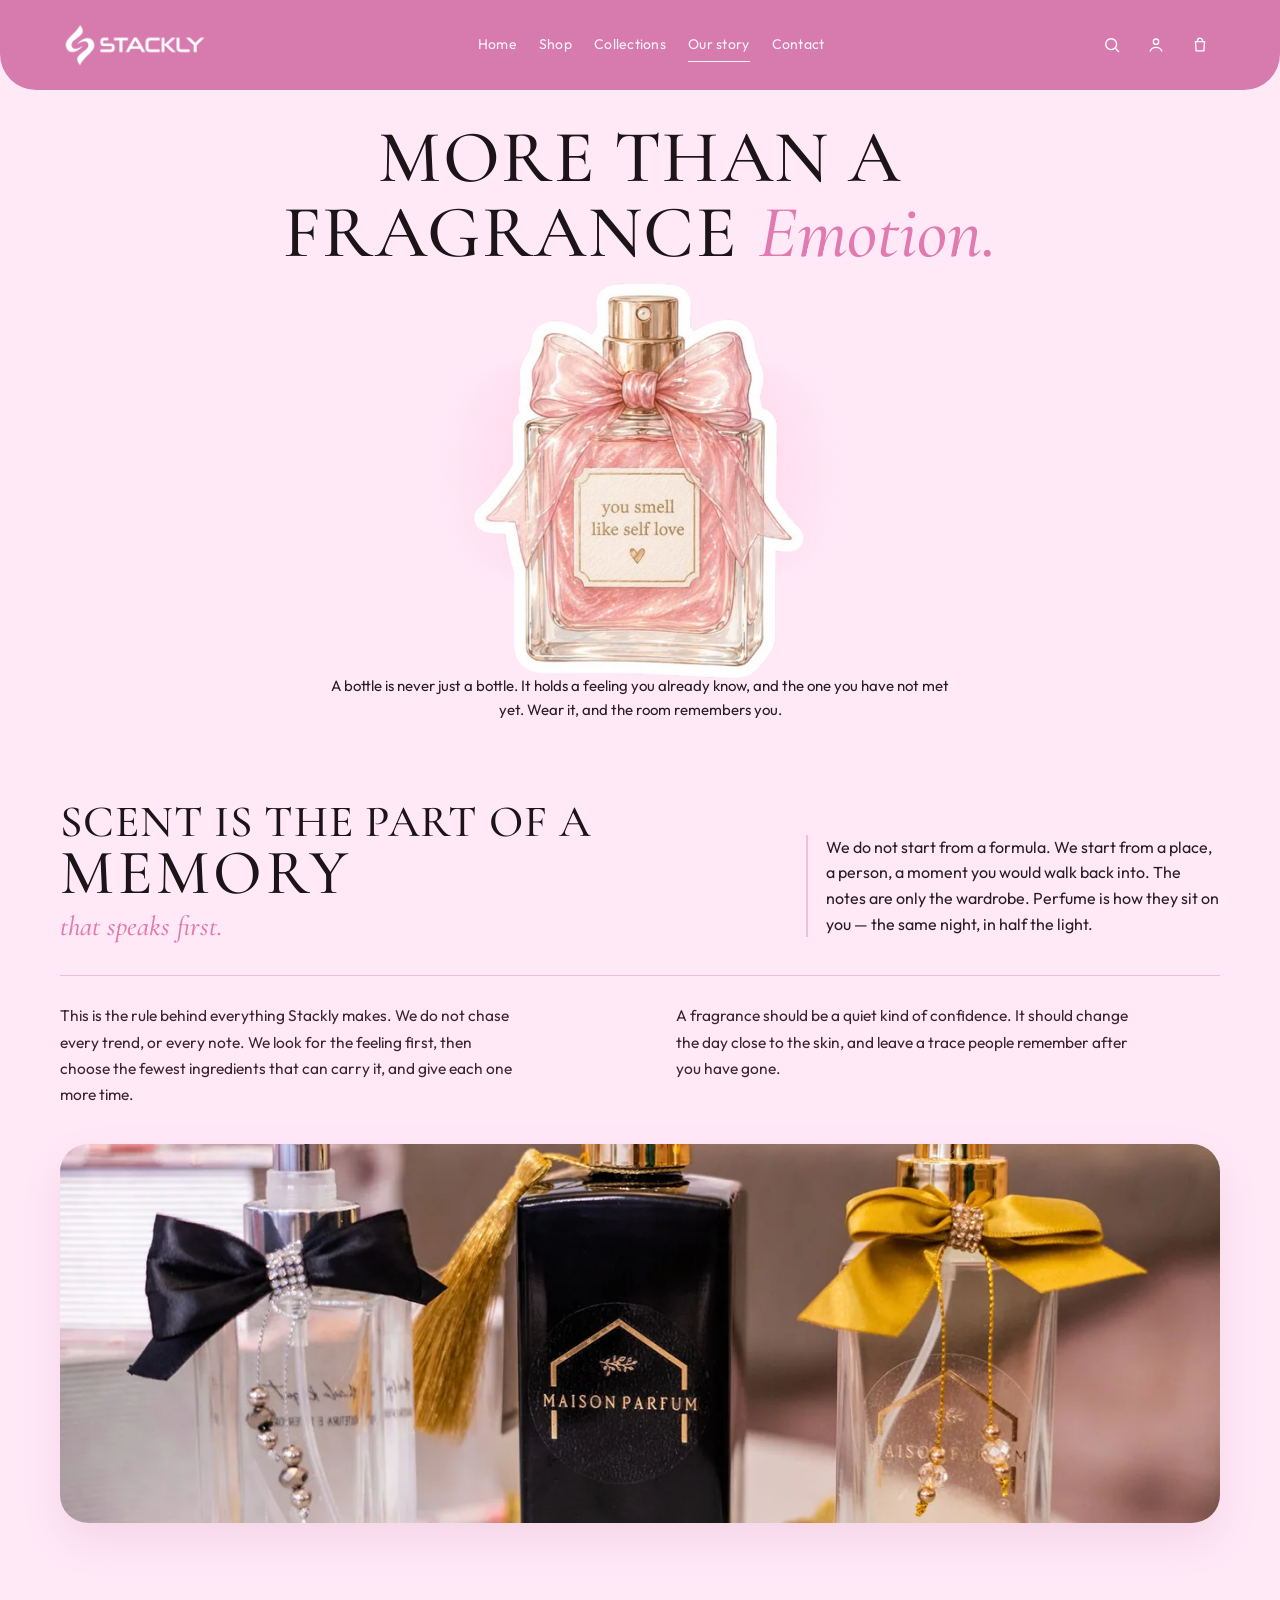
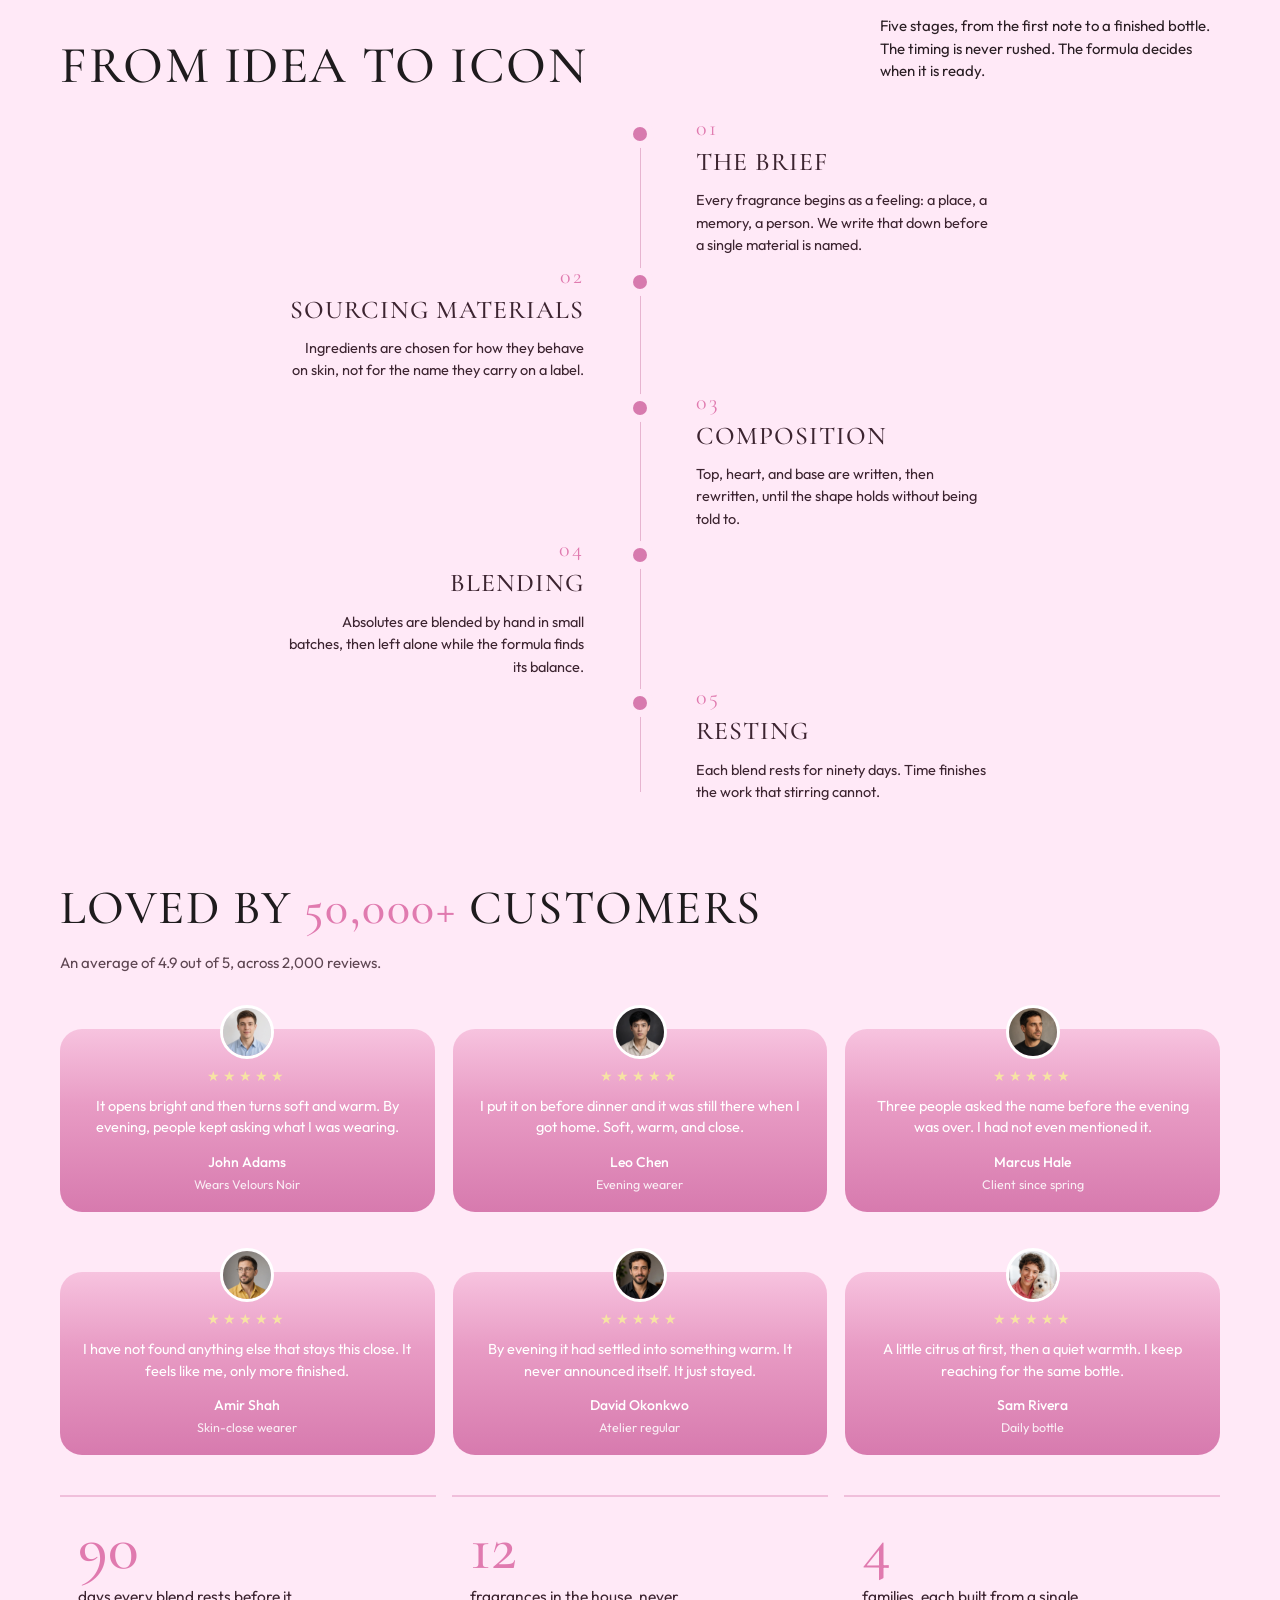
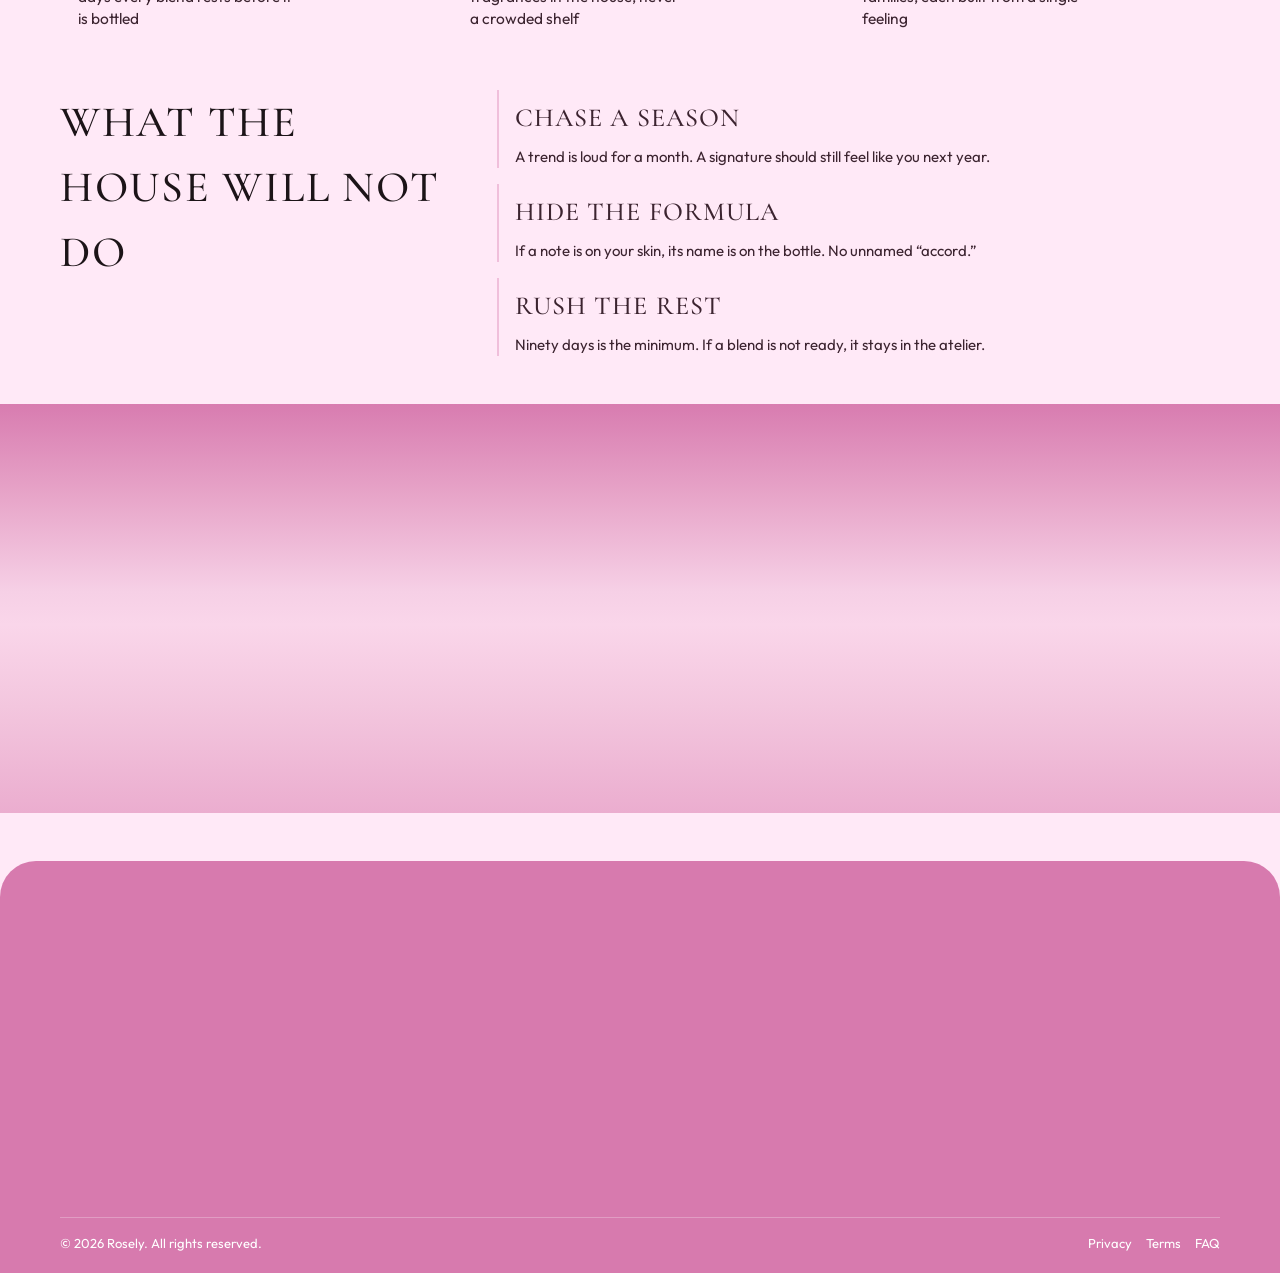
<file: story.html>
<!DOCTYPE html>
<html lang="en">
<head>
  <meta charset="UTF-8">
  <meta name="viewport" content="width=device-width, initial-scale=1.0">
  <title>Our story — Rosely</title>
  <meta name="description" content="More than a fragrance. The Stackly story, from the first feeling to a bottle that rests for ninety days.">
  <link rel="preconnect" href="https://fonts.googleapis.com">
  <link rel="preconnect" href="https://fonts.gstatic.com" crossorigin>
  <link href="https://fonts.googleapis.com/css2?family=Cormorant+Garamond:ital,wght@0,500;0,600;0,700;1,500;1,600&family=Outfit:wght@300;400;500;600&display=swap" rel="stylesheet">
  <link rel="stylesheet" href="https://cdn.jsdelivr.net/npm/aos@2.3.4/dist/aos.css">
  <link rel="stylesheet" href="css/style.css">
  <link rel="icon" href="data:image/svg+xml,%3Csvg xmlns='http://www.w3.org/2000/svg' viewBox='0 0 32 32'%3E%3Crect fill='%23d77bae' width='32' height='32' rx='8'/%3E%3Cpath fill='white' d='M16 5c1.6 3.2 1.6 5 0 7.2C14.4 10 14.4 8.2 16 5zm0 22c-1.6-3.2-1.6-5 0-7.2 1.6 2.2 1.6 4 0 7.2zM5 16c3.2-1.6 5-1.6 7.2 0C10 17.6 8.2 17.6 5 16zm22 0c-3.2 1.6-5 1.6-7.2 0 2.2-1.6 4-1.6 7.2 0z'/%3E%3C/svg%3E">
</head>
<body class="is-loading">
  <div class="preloader" id="preloader" role="status" aria-live="polite" aria-label="Loading Stackly">
    <img class="preloader-logo" src="Images/stackly-white.webp" alt="" width="220" height="90">
    <p class="preloader-label">Loading</p>
    <div class="preloader-bar" aria-hidden="true"><span></span></div>
  </div>
  <a class="skip" href="#main">Skip to content</a>

  <header class="site-header">
    <div class="wrap header-bar">
      <a class="logo" href="index.html" aria-label="Stackly home">
        <img src="Images/stackly-white.webp" alt="" width="97" height="40">
      </a>
      <nav class="desktop-nav" aria-label="Primary">
        <a href="index.html">Home</a>
        <a href="shop.html">Shop</a>
        <a href="collections.html">Collections</a>
        <a href="story.html" aria-current="page">Our story</a>
        <a href="contact.html">Contact</a>
      </nav>
      <div class="header-tools">
        <button class="icon-btn" id="open-search" aria-label="Search fragrances">
          <svg viewBox="0 0 24 24" aria-hidden="true"><circle cx="11" cy="11" r="6.5"/><path d="M16 16l4 4"/></svg>
        </button>
        <a class="icon-btn" id="open-account" href="login.html" aria-label="Log in">
          <svg viewBox="0 0 24 24" aria-hidden="true"><circle cx="12" cy="8" r="3.2"/><path d="M5 19.2c1.4-3 3.8-4.4 7-4.4s5.6 1.4 7 4.4"/></svg>
        </a>
        <a class="icon-btn bag-btn" id="open-cart" href="cart.html" aria-label="Open bag">
          <svg viewBox="0 0 24 24" aria-hidden="true"><path d="M6.5 8h11l-.8 11H7.3L6.5 8z"/><path d="M9 8V6.8A3 3 0 0 1 12 3.8 3 3 0 0 1 15 6.8V8"/></svg>
          <span class="bag-count" id="bag-count" hidden>0</span>
        </a>
        <button class="icon-btn menu-toggle" id="menu-toggle" aria-label="Open menu" aria-expanded="false" aria-controls="mobile-nav">
          <svg class="icon-menu" viewBox="0 0 24 24" aria-hidden="true"><path d="M4 7h16M4 12h16M4 17h16"/></svg>
          <svg class="icon-close" viewBox="0 0 24 24" aria-hidden="true"><path d="M6 6l12 12M18 6 6 18"/></svg>
        </button>
      </div>
    </div>
  </header>

  <nav class="mobile-nav" id="mobile-nav" hidden>
    <a href="index.html">Home</a>
    <a href="shop.html">Shop</a>
    <a href="collections.html">Collections</a>
    <a href="story.html">Our story</a>
    <a href="contact.html">Contact</a>
    <a href="cart.html">Your bag</a>
  </nav>

  <main id="main">
    <section class="story-hero">
      <div class="wrap story-hero-stage">
        <h1>
          <span class="story-top">More than a</span>
          <span class="story-line-2">
            <span>Fragrance</span>
            <span class="story-emotion">Emotion.</span>
          </span>
        </h1>
        <img class="story-bottle" src="Images/story-hero.webp" alt="A pink perfume bottle tied with a bow, labeled you smell like self love">
        <p class="story-lead">A bottle is never just a bottle. It holds a feeling you already know, and the one you have not met yet. Wear it, and the room remembers you.</p>
      </div>
    </section>

    <section class="story-memory">
      <div class="wrap">
        <div class="story-memory-top">
          <h2>
            <span class="memory-line">Scent is the part of a</span>
            <span class="memory-word">memory</span>
            <em>that speaks first.</em>
          </h2>
          <p class="story-memory-lead">We do not start from a formula. We start from a place, a person, a moment you would walk back into. The notes are only the wardrobe. Perfume is how they sit on you — the same night, in half the light.</p>
        </div>
        <div class="story-cols">
          <p>This is the rule behind everything Stackly makes. We do not chase every trend, or every note. We look for the feeling first, then choose the fewest ingredients that can carry it, and give each one more time.</p>
          <p>A fragrance should be a quiet kind of confidence. It should change the day close to the skin, and leave a trace people remember after you have gone.</p>
        </div>
        <figure class="story-photo">
          <img src="Images/Elora showcase.webp" alt="Three perfume bottles dressed with a black bow, a gold tassel, and a mustard ribbon">
        </figure>
      </div>
    </section>

    <section class="story-path" id="path">
      <div class="wrap">
        <div class="shop-head">
          <h2>From idea to icon</h2>
          <p>Five stages, from the first note to a finished bottle. The timing is never rushed. The formula decides when it is ready.</p>
        </div>
        <div class="story-time">
          <div class="story-time-line" aria-hidden="true"></div>

          <article class="story-step is-right">
            <span class="story-dot" aria-hidden="true"></span>
            <div class="story-step-copy">
              <p class="story-num">01</p>
              <h3>The brief</h3>
              <p>Every fragrance begins as a feeling: a place, a memory, a person. We write that down before a single material is named.</p>
            </div>
          </article>

          <article class="story-step is-left">
            <span class="story-dot" aria-hidden="true"></span>
            <div class="story-step-copy">
              <p class="story-num">02</p>
              <h3>Sourcing materials</h3>
              <p>Ingredients are chosen for how they behave on skin, not for the name they carry on a label.</p>
            </div>
          </article>

          <article class="story-step is-right">
            <span class="story-dot" aria-hidden="true"></span>
            <div class="story-step-copy">
              <p class="story-num">03</p>
              <h3>Composition</h3>
              <p>Top, heart, and base are written, then rewritten, until the shape holds without being told to.</p>
            </div>
          </article>

          <article class="story-step is-left">
            <span class="story-dot" aria-hidden="true"></span>
            <div class="story-step-copy">
              <p class="story-num">04</p>
              <h3>Blending</h3>
              <p>Absolutes are blended by hand in small batches, then left alone while the formula finds its balance.</p>
            </div>
          </article>

          <article class="story-step is-right">
            <span class="story-dot" aria-hidden="true"></span>
            <div class="story-step-copy">
              <p class="story-num">05</p>
              <h3>Resting</h3>
              <p>Each blend rests for ninety days. Time finishes the work that stirring cannot.</p>
            </div>
          </article>
        </div>
      </div>
    </section>

    <section class="story-loved">
      <div class="wrap">
        <h2>Loved by <em>50,000+</em> customers</h2>
        <p class="story-kicker">An average of 4.9 out of 5, across 2,000 reviews.</p>
        <div class="love-grid">
          <article class="love-card">
            <img src="Images/clients/client-john.webp" alt="">
            <p class="love-stars" aria-label="5 stars">★★★★★</p>
            <blockquote>It opens bright and then turns soft and warm. By evening, people kept asking what I was wearing.</blockquote>
            <strong>John Adams</strong>
            <span>Wears Velours Noir</span>
          </article>
          <article class="love-card">
            <img src="Images/clients/client-top.webp" alt="">
            <p class="love-stars" aria-label="5 stars">★★★★★</p>
            <blockquote>I put it on before dinner and it was still there when I got home. Soft, warm, and close.</blockquote>
            <strong>Leo Chen</strong>
            <span>Evening wearer</span>
          </article>
          <article class="love-card">
            <img src="Images/clients/client-side.webp" alt="">
            <p class="love-stars" aria-label="5 stars">★★★★★</p>
            <blockquote>Three people asked the name before the evening was over. I had not even mentioned it.</blockquote>
            <strong>Marcus Hale</strong>
            <span>Client since spring</span>
          </article>
          <article class="love-card">
            <img src="Images/clients/client-glasses.webp" alt="">
            <p class="love-stars" aria-label="5 stars">★★★★★</p>
            <blockquote>I have not found anything else that stays this close. It feels like me, only more finished.</blockquote>
            <strong>Amir Shah</strong>
            <span>Skin-close wearer</span>
          </article>
          <article class="love-card">
            <img src="Images/clients/client-black.webp" alt="">
            <p class="love-stars" aria-label="5 stars">★★★★★</p>
            <blockquote>By evening it had settled into something warm. It never announced itself. It just stayed.</blockquote>
            <strong>David Okonkwo</strong>
            <span>Atelier regular</span>
          </article>
          <article class="love-card">
            <img src="Images/clients/client-dog.webp" alt="">
            <p class="love-stars" aria-label="5 stars">★★★★★</p>
            <blockquote>A little citrus at first, then a quiet warmth. I keep reaching for the same bottle.</blockquote>
            <strong>Sam Rivera</strong>
            <span>Daily bottle</span>
          </article>
        </div>
      </div>
    </section>

    <section class="house-count" id="counted">
      <div class="wrap house-count-grid">
        <p><strong>90</strong><span>days every blend rests before it is bottled</span></p>
        <p><strong>12</strong><span>fragrances in the house, never a crowded shelf</span></p>
        <p><strong>4</strong><span>families, each built from a single feeling</span></p>
      </div>
    </section>

    <section class="refuse" id="refuse">
      <div class="wrap refuse-grid">
        <h2>What the house will not do</h2>
        <ul>
          <li>
            <h3>Chase a season</h3>
            <p>A trend is loud for a month. A signature should still feel like you next year.</p>
          </li>
          <li>
            <h3>Hide the formula</h3>
            <p>If a note is on your skin, its name is on the bottle. No unnamed “accord.”</p>
          </li>
          <li>
            <h3>Rush the rest</h3>
            <p>Ninety days is the minimum. If a blend is not ready, it stays in the atelier.</p>
          </li>
        </ul>
      </div>
    </section>

    <section class="letter" id="letter">
      <div class="wrap letter-inner">
        <p class="letter-kicker">Join the House</p>
        <h2>10% off your <span class="letter-accent">first bottle</span></h2>
        <p>Early access to new releases, private sales and scent tips — once a fortnight, never spam.</p>
        <form class="letter-form" id="letter-form" novalidate>
          <label class="sr" for="email">Email address</label>
          <input id="email" name="email" type="email" placeholder="Your email address" autocomplete="email" required>
          <button class="btn btn-solid" type="submit">Subscribe</button>
          <p class="form-msg" id="form-msg" role="status"></p>
        </form>
      </div>
    </section>
  </main>

  <footer class="site-footer" id="contact">
    <div class="wrap footer-grid">
      <div class="footer-brand">
        <a class="logo" href="index.html" aria-label="Stackly home">
          <img src="Images/stackly-white.webp" alt="" width="97" height="40">
        </a>
        <p>Fragrances composed to linger, bottled in small batches at the atelier.</p>
        <div class="socials">
          <a href="404.html" aria-label="Instagram">
            <svg viewBox="0 0 24 24" aria-hidden="true"><rect x="4" y="4" width="16" height="16" rx="4"/><circle cx="12" cy="12" r="3.5"/><circle cx="17.2" cy="6.8" r="0.8" fill="currentColor" stroke="none"/></svg>
          </a>
          <a href="404.html" aria-label="Facebook">
            <svg viewBox="0 0 24 24" aria-hidden="true"><path d="M14 9h3V6h-3c-2.2 0-4 1.8-4 4v2H8v3h2v7h3v-7h2.6l.4-3H13v-2c0-.6.4-1 1-1z"/></svg>
          </a>
          <a href="404.html" aria-label="Pinterest">
            <svg viewBox="0 0 24 24" aria-hidden="true"><circle cx="12" cy="12" r="8"/><path d="M11 18.5c.4-1.4.8-2.8.6-4.1-.2-.6-.5-1.2-.2-1.8.4-.8 1.2-.3 1.4.4.2.8 0 1.8-.2 2.6 1.4-.2 2.4-1.4 2.4-3.1 0-2-1.6-3.6-4.2-3.6-3 0-4.6 2.2-4.6 4.2 0 .9.4 1.8 1.2 2.1.2.1.3 0 .3-.2l.2-.8c0-.1 0-.2-.1-.3-.3-.4-.5-.9-.5-1.5 0-1.5 1.1-3 3-3 1.6 0 2.8 1.1 2.8 2.8 0 1.8-.9 3.1-2.1 3.1-.7 0-1.2-.6-1-1.3.2-.8.6-1.7.6-2.3 0-.5-.3-1-.9-1-.7 0-1.3.7-1.3 1.7 0 .6.2 1 .2 1l-1.2 5z" fill="currentColor" stroke="none"/></svg>
          </a>
          <a href="404.html" aria-label="X">
            <svg viewBox="0 0 24 24" aria-hidden="true"><path d="M6 6l12 12M18 6L6 18"/></svg>
          </a>
        </div>
      </div>
      <div>
        <h3>Links</h3>
        <ul>
          <li><a href="index.html">Home</a></li>
          <li><a href="shop.html">Shop</a></li>
          <li><a href="collections.html">Collections</a></li>
          <li><a href="story.html">Our story</a></li>
          <li><a href="contact.html">Contact</a></li>
        </ul>
      </div>
      <div>
        <h3>Help</h3>
        <ul>
          <li><a href="404.html">Shipping</a></li>
          <li><a href="404.html">Returns</a></li>
          <li><a href="404.html">Skin consultation</a></li>
          <li><a href="404.html">Gift cards</a></li>
        </ul>
      </div>
      <div class="footer-contact">
        <h3>Contact us</h3>
        <p class="contact-line">
          <svg class="contact-icon" viewBox="0 0 24 24" aria-hidden="true"><rect x="3.5" y="5.5" width="17" height="13" rx="2"/><path d="m4 7 8 6 8-6"/></svg>
          <a href="404.html">info@stackly.com</a>
        </p>
        <p class="contact-line">
          <svg class="contact-icon" viewBox="0 0 24 24" aria-hidden="true"><path d="M8 4.5h3l1.2 3-1.8 1.1a12 12 0 0 0 5 5l1.1-1.8 3 1.2v3A2 2 0 0 1 17.4 18 14.5 14.5 0 0 1 6 6.6 2 2 0 0 1 8 4.5z"/></svg>
          <a href="404.html">+91 98765 43210</a>
        </p>
        <p class="contact-line">
          <svg class="contact-icon" viewBox="0 0 24 24" aria-hidden="true"><path d="M12 21s7-6.2 7-11a7 7 0 1 0-14 0c0 4.8 7 11 7 11z"/><circle cx="12" cy="10" r="2.2"/></svg>
          <span>Evolve Studio, 4th Floor,<br>Begur – Koppa Rd,<br>In front of SNN Raj Serenity,<br>Suraksha Nagar, Yelenahalli,<br>Begur, Bengaluru,<br>Karnataka –560068</span>
        </p>
      </div>
    </div>
    <div class="wrap footer-base">
      <p>© 2026 Rosely. All rights reserved.</p>
      <p>
        <a href="404.html">Privacy</a>
        <a href="404.html">Terms</a>
        <a href="404.html">FAQ</a>
      </p>
    </div>
  </footer>

  <div class="overlay" id="overlay" hidden></div>

  <aside class="drawer" id="cart-drawer" role="dialog" aria-modal="true" aria-labelledby="cart-title" hidden>
    <header class="drawer-head">
      <h2 id="cart-title">Your bag</h2>
      <button class="icon-btn" type="button" data-close="cart" aria-label="Close bag">
        <svg viewBox="0 0 24 24" aria-hidden="true"><path d="M6 6l12 12M18 6L6 18"/></svg>
      </button>
    </header>
    <div class="drawer-body" id="cart-body"></div>
    <footer class="drawer-foot" id="cart-foot" hidden>
      <p><span>Subtotal</span><strong id="cart-subtotal">$0</strong></p>
      <button class="btn btn-solid btn-block" id="checkout" type="button">Reserve bottles</button>
      <p class="fine">A preview boutique. Your list stays on this device.</p>
    </footer>
  </aside>

  <aside class="drawer search-drawer" id="search-drawer" role="dialog" aria-modal="true" aria-labelledby="search-title" hidden>
    <header class="drawer-head">
      <h2 id="search-title">Search</h2>
      <button class="icon-btn" type="button" data-close="search" aria-label="Close search">
        <svg viewBox="0 0 24 24" aria-hidden="true"><path d="M6 6l12 12M18 6L6 18"/></svg>
      </button>
    </header>
    <div class="drawer-body">
      <label class="sr" for="search-input">Search fragrances</label>
      <input id="search-input" type="search" placeholder="Try rose, amber, santal…" autocomplete="off">
      <ul class="search-results" id="search-results"></ul>
    </div>
  </aside>

  <aside class="drawer" id="account-drawer" role="dialog" aria-modal="true" aria-labelledby="account-title" hidden>
    <header class="drawer-head">
      <h2 id="account-title">Account</h2>
      <button class="icon-btn" type="button" data-close="account" aria-label="Close account">
        <svg viewBox="0 0 24 24" aria-hidden="true"><path d="M6 6l12 12M18 6L6 18"/></svg>
      </button>
    </header>
    <div class="drawer-body">
      <form id="account-form" novalidate>
        <p id="account-hello">Save a name for this browser. No password, no account server.</p>
        <label for="account-name">Name</label>
        <input id="account-name" name="name" type="text" placeholder="Your name" required>
        <button class="btn btn-solid btn-block" type="submit">Save</button>
        <p class="form-msg" id="account-msg" role="status"></p>
      </form>
    </div>
  </aside>

  <aside class="drawer" id="info-drawer" role="dialog" aria-modal="true" aria-labelledby="info-title" hidden>
    <header class="drawer-head">
      <h2 id="info-title">Help</h2>
      <button class="icon-btn" type="button" data-close="info" aria-label="Close">
        <svg viewBox="0 0 24 24" aria-hidden="true"><path d="M6 6l12 12M18 6L6 18"/></svg>
      </button>
    </header>
    <div class="drawer-body" id="info-body"></div>
  </aside>

  <div class="toast" id="toast" role="status" aria-live="polite"></div>
  <script src="js/main.js?v=namefix"></script>
  <script src="https://cdn.jsdelivr.net/npm/aos@2.3.4/dist/aos.js"></script>
  <script src="js/motion.js?v=2"></script>
  <script>
    window.setTimeout(function () {
      var el = document.getElementById("preloader");
      if (!el) return;
      el.classList.add("is-done");
      document.body.classList.remove("is-loading");
      window.setTimeout(function () { el.remove(); }, 400);
    }, 1500);
  </script>
</body>
</html>
</file>
<file: css/style.css>
:root {
  --blush: #FFE9F7;
  --blush-deep: #FFE9F7;
  --pink: #D77AAE;
  --pink-deep: #c45b96;
  --pink-soft: #e9a0c6;
  --ink: #3c2430;
  --muted: #7d5a68;
  --white: #fff;
  --card: #fff7fb;
  --line: rgba(255, 255, 255, 0.55);
  --shadow: 0 18px 40px rgba(176, 78, 122, 0.12);
  --serif: "Cormorant Garamond", Georgia, "Times New Roman", serif;
  --sans: "Outfit", "Segoe UI", sans-serif;
  --wrap: 1160px;
  --header: 90px;
}

* { box-sizing: border-box; }
[hidden] { display: none !important; }
html { scroll-behavior: smooth; }
body {
  margin: 0;
  background: var(--blush);
  color: var(--ink);
  font-family: var(--sans);
  font-weight: 400;
  line-height: 1.5;
}
img { max-width: 100%; display: block; }
button, input { font: inherit; color: inherit; }
button { cursor: pointer; }
a { color: inherit; text-decoration: none; }
h1, h2, h3 { font-family: var(--serif); font-weight: 500; letter-spacing: 0.01em; margin: 0; }
p { margin: 0; }
ul { margin: 0; padding: 0; list-style: none; }
address { font-style: normal; }

.skip {
  position: absolute;
  left: 16px;
  top: -40px;
  background: var(--ink);
  color: white;
  padding: 8px 12px;
  z-index: 80;
}
.skip:focus { top: 12px; }
.sr {
  position: absolute;
  width: 1px;
  height: 1px;
  padding: 0;
  margin: -1px;
  overflow: hidden;
  clip: rect(0, 0, 0, 0);
  border: 0;
}
.wrap {
  width: min(var(--wrap), calc(100% - 40px));
  margin-inline: auto;
}

.site-header {
  position: sticky;
  top: 0;
  z-index: 30;
  background: var(--pink);
  color: var(--white);
  border-radius: 0 0 36px 36px;
}
.header-bar {
  min-height: var(--header);
  display: grid;
  grid-template-columns: auto 1fr auto;
  align-items: center;
  gap: 24px;
}
.logo {
  display: inline-flex;
  align-items: center;
  gap: 8px;
  color: var(--white);
  font-family: var(--serif);
  font-size: 28px;
  letter-spacing: 0.04em;
}
.logo svg { width: 26px; height: 26px; fill: currentColor; }
.logo img { height: 62px; width: auto; display: block; }
.desktop-nav {
  display: flex;
  justify-content: center;
  gap: 22px;
  flex-wrap: wrap;
}
.desktop-nav a {
  font-size: 14px;
  font-weight: 400;
  letter-spacing: 0.02em;
  opacity: 0.92;
  padding: 6px 0;
  border-bottom: 1px solid transparent;
}
.desktop-nav a:hover,
.desktop-nav a[aria-current="page"] { border-bottom-color: var(--white); }
.header-tools { display: flex; align-items: center; gap: 4px; }
.icon-btn {
  width: 40px;
  height: 40px;
  border: 0;
  background: transparent;
  color: inherit;
  border-radius: 999px;
  display: grid;
  place-items: center;
  position: relative;
}
.icon-btn svg {
  width: 20px;
  height: 20px;
  fill: none;
  stroke: currentColor;
  stroke-width: 1.6;
  stroke-linecap: round;
  stroke-linejoin: round;
}
.icon-btn:hover { background: rgba(255, 255, 255, 0.16); }
.bag-count {
  position: absolute;
  top: 4px;
  right: 2px;
  min-width: 16px;
  height: 16px;
  padding: 0 4px;
  border-radius: 999px;
  background: var(--white);
  color: var(--pink-deep);
  font-size: 10px;
  font-weight: 600;
  display: grid;
  place-items: center;
}
.menu-toggle { display: none; background: rgba(255, 255, 255, 0.22); }
.menu-toggle .icon-close { display: none; }
.menu-toggle[aria-expanded="true"] .icon-menu { display: none; }
.menu-toggle[aria-expanded="true"] .icon-close { display: block; }
.mobile-nav {
  background: var(--pink-deep);
  display: grid;
  padding: 8px 20px 18px;
}
.mobile-nav a {
  color: white;
  padding: 12px 4px;
  border-bottom: 1px solid rgba(255, 255, 255, 0.18);
}
@media (min-width: 981px) {
  .mobile-nav { display: none !important; }
}

.hero { padding: 44px 0 72px; position: relative; overflow: hidden; }
.hero-stage { position: relative; text-align: center; }
.hero h1 {
  font-size: clamp(58px, 7.6vw, 104px);
  line-height: 0.84;
  text-transform: uppercase;
  font-weight: 500;
  color: #1c1418;
  position: relative;
  z-index: 1;
}
.h-top { display: block; letter-spacing: 0.01em; position: relative; z-index: 3; }
.h-bot {
  display: flex;
  justify-content: center;
  align-items: baseline;
  gap: 0.28em;
  margin-top: 8px;
  padding: 0;
}
.h-that { margin-left: 0; }
.h-like { color: #e07aaf; }
.hero-flower-frame {
  position: relative;
  width: min(640px, 72%);
  margin: calc(min(640px, 72%) * -0.16) auto 0;
  z-index: 1;
  pointer-events: none;
}
.hero-flower {
  display: block;
  width: 100%;
  height: auto;
}
.best-seller {
  position: absolute;
  z-index: 4;
  right: 7%;
  bottom: 16%;
  margin: 0;
  width: 148px;
  padding: 12px 10px 10px;
  border-radius: 16px;
  background: #D77AAE;
  color: white;
  display: grid;
  justify-items: center;
  gap: 4px;
  box-shadow: 0 10px 24px rgba(176, 78, 122, 0.16);
}
.best-seller .stars { color: #f6e3a4; width: 92px; display: block; }
.best-seller .stars svg { width: 100%; height: 16px; display: block; }
.best-seller span:last-child { font-size: 13px; letter-spacing: 0.01em; }
.hero-lower {
  position: relative;
  z-index: 3;
  margin-top: 20px;
  display: grid;
  grid-template-columns: minmax(0, 480px) auto;
  gap: 28px;
  align-items: center;
  text-align: left;
}
.hero-lower p { color: #2a1e24; font-size: 15px; line-height: 1.55; max-width: 460px; }
.btn-pill {
  background: #D77AAE;
  color: white;
  min-height: 44px;
  padding: 0 22px;
}
.btn-pill:hover { background: #d989b4; }
.hero-lower .btn-pill { justify-self: end; width: auto; }

.btn {
  display: inline-flex;
  align-items: center;
  justify-content: center;
  min-height: 44px;
  padding: 0 22px;
  border-radius: 999px;
  border: 1.5px solid transparent;
  font-size: 14px;
  letter-spacing: 0.01em;
  transition: transform 0.2s ease, background 0.2s ease, color 0.2s ease;
}
.btn:hover { transform: translateY(-1px); }
.btn-solid { background: var(--pink); color: white; }
.btn-solid:hover { background: var(--pink-deep); }
.btn-line { background: transparent; color: var(--pink-deep); border-color: var(--pink); }
.btn-line:hover { background: white; }
.btn-ghost { background: transparent; color: white; border-color: rgba(255, 255, 255, 0.85); }
.btn-ghost:hover { background: white; color: var(--pink-deep); }
.btn-block { width: 100%; }

.scents { padding: 36px 0 72px; }
.scents-head {
  display: grid;
  grid-template-columns: 1.15fr 0.85fr;
  gap: 32px;
  align-items: start;
  margin-bottom: 26px;
}
.scents-head h2 {
  font-size: clamp(42px, 4.8vw, 62px);
  line-height: 0.92;
  text-transform: uppercase;
  color: #1c1418;
}
.scents-head em { font-style: italic; color: #e07aaf; font-weight: 500; }
.scents-head p { color: #241820; font-size: 15.5px; line-height: 1.55; max-width: 430px; justify-self: end; padding-top: 8px; }

.scent-grid {
  display: grid;
  grid-template-columns: 1.08fr 0.92fr;
  grid-template-rows: minmax(250px, 28vw) minmax(230px, 26vw);
  gap: 18px;
}
.scent-card {
  position: relative;
  border-radius: 22px;
  overflow: hidden;
  min-height: 0;
  box-shadow: var(--shadow);
}
.scent-card img {
  width: 100%;
  height: 100%;
  object-fit: cover;
}
.scent-wonder { grid-column: 1; grid-row: 1; }
.scent-ambre { grid-column: 1; grid-row: 2; }
.scent-goldea { grid-column: 2; grid-row: 1 / span 2; }
.scent-goldea img { object-position: center 42%; }
.scent-copy {
  position: absolute;
  left: 0;
  right: 0;
  bottom: 0;
  padding: 64px 22px 18px;
  color: white;
  text-align: left;
  background: linear-gradient(to top, rgba(28, 10, 22, 0.55), rgba(28, 10, 22, 0.08) 70%, transparent);
}
.scent-copy h3 {
  font-size: clamp(26px, 2.4vw, 34px);
  text-transform: uppercase;
  letter-spacing: 0.03em;
  line-height: 1;
}
.scent-line { font-size: 15px; margin-top: 6px; }
.scent-notes {
  margin-top: 4px;
  font-size: 11px;
  letter-spacing: 0.14em;
  text-transform: uppercase;
  opacity: 0.92;
}
.scent-copy .text-link {
  margin-top: 10px;
  border-bottom: 0;
  letter-spacing: 0.16em;
  font-size: 12px;
  font-weight: 500;
}
.text-link {
  display: inline-block;
  margin-top: 6px;
  padding: 0;
  border: 0;
  background: none;
  color: white;
  font-size: 13px;
  letter-spacing: 0.08em;
  text-transform: uppercase;
  border-bottom: 1px solid rgba(255, 255, 255, 0.7);
}
.scent-card:hover img { transform: scale(1.04); }
.scent-card img { transition: transform 0.6s ease; }

.impression { background: #D77AAE; color: white; overflow: hidden; }
.impression-grid {
  display: grid;
  grid-template-columns: 1.05fr 0.95fr;
  gap: 28px;
  align-items: end;
  min-height: 520px;
  padding: 72px 0 0;
}
.impression-copy { align-self: center; padding-bottom: 48px; }
.impression-copy h2 {
  font-size: clamp(36px, 3.6vw, 52px);
  line-height: 1.02;
  text-transform: uppercase;
  font-weight: 500;
  max-width: 520px;
  margin-bottom: 22px;
}
.impression-heading-line { white-space: nowrap; }
.impression-copy p { max-width: 480px; margin-bottom: 16px; font-size: 15.5px; line-height: 1.55; color: rgba(255, 255, 255, 0.96); }
.impression-quote {
  margin: 22px 0 0;
  padding: 2px 0 2px 16px;
  border-left: 2px solid rgba(255, 255, 255, 0.95);
  max-width: 420px;
  font-size: 16.5px;
  line-height: 1.45;
}
.impression-visual {
  display: flex;
  justify-content: flex-end;
  align-items: flex-end;
}
.impression-visual img {
  width: min(480px, 100%);
  margin-bottom: 0;
}

.loved { padding: 72px 0 40px; }
.eyebrow {
  letter-spacing: 0.2em;
  text-transform: uppercase;
  font-size: 12px;
  color: var(--pink-deep);
  margin-bottom: 8px;
}
.eyebrow.light { color: rgba(255, 255, 255, 0.86); }
.loved h2, .women h2, .letter h2, .nocturne h2 {
  font-size: clamp(40px, 5vw, 64px);
  line-height: 0.95;
  text-transform: uppercase;
}
.loved-head {
  display: flex;
  flex-direction: column;
  align-items: flex-start;
  margin-bottom: 32px;
}
.loved-kicker {
  margin: 0 0 6px;
  color: #e6a3c9;
  font-size: 16px;
  font-weight: 400;
  letter-spacing: 0.01em;
}
.loved h2 {
  color: #1e1b1d;
  font-weight: 600;
  letter-spacing: 0.01em;
  line-height: 1;
  margin-bottom: 18px;
}
.loved h2 em {
  font-style: italic;
  font-weight: 500;
  color: #d77aae;
}
.filters { display: flex; gap: 12px; flex-wrap: wrap; }
.filter {
  border: 1.5px solid #f3d5e6;
  background: transparent;
  color: #1e1b1d;
  border-radius: 999px;
  min-height: 40px;
  padding: 0 22px;
  font-size: 15px;
}
.filter:hover {
  border-color: #e7a4c6;
  color: #c45b96;
}
.filter.is-active {
  background: transparent;
  border-color: #e07aaf;
  color: #c45b96;
}

.product-grid {
  display: grid;
  grid-template-columns: repeat(3, 1fr);
  gap: 26px 22px;
}
.product.is-hidden { display: none; }
.product.is-flash { outline: 2px solid var(--pink); outline-offset: 6px; border-radius: 18px; }
.product-media {
  position: relative;
  aspect-ratio: 1.05 / 1;
  border-radius: 18px;
  overflow: hidden;
  background: #f6d5e8;
}
.product-media img {
  width: 100%;
  height: 100%;
  object-fit: cover;
  transition: transform 0.5s ease;
}
.product:hover .product-media img { transform: scale(1.05); }
.media-soft img { object-fit: contain; padding: 12px; }
.wish {
  position: absolute;
  top: 12px;
  right: 12px;
  width: 36px;
  height: 36px;
  border-radius: 50%;
  border: 0;
  background: rgba(255, 255, 255, 0.9);
  display: grid;
  place-items: center;
}
.wish svg {
  width: 18px;
  height: 18px;
  fill: none;
  stroke: var(--pink-deep);
  stroke-width: 1.6;
}
.wish[aria-pressed="true"] svg { fill: var(--pink); }
.chip {
  position: absolute;
  top: 12px;
  left: 12px;
  background: white;
  color: var(--pink-deep);
  border-radius: 999px;
  font-size: 12px;
  padding: 4px 10px;
}
.chip-sale { background: var(--pink); color: white; }
.stock { font-size: 12px; margin: 12px 0 2px; letter-spacing: 0.04em; text-transform: uppercase; }
.stock.is-in { color: #8d4d74; }
.stock.is-low { color: #b4234a; }
.product h3 { font-size: 28px; text-transform: uppercase; line-height: 1; }
.product-note { color: var(--muted); font-size: 14px; margin-top: 4px; }
.product-row {
  display: flex;
  align-items: center;
  justify-content: space-between;
  gap: 10px;
  margin-top: 12px;
}
.price { font-family: var(--serif); font-size: 26px; }
.price s { color: #b08; font-size: 16px; margin-right: 6px; opacity: 0.7; font-family: var(--sans); }
.add {
  border: 0;
  background: var(--pink);
  color: white;
  border-radius: 999px;
  min-height: 34px;
  padding: 0 14px;
  font-size: 13px;
}
.add:hover { background: var(--pink-deep); }
.empty-filter { text-align: center; color: var(--muted); padding: 28px 0; }

.nocturne { background: #d77aae; color: white; margin-top: 36px; overflow: hidden; }
.nocturne-grid {
  display: grid;
  grid-template-columns: 1.05fr 0.95fr;
  gap: 12px;
  align-items: center;
  min-height: 560px;
}
.nocturne-copy { padding: 72px 0 64px; }
.nocturne-kicker {
  margin: 0 0 14px;
  font-size: 16px;
  font-weight: 400;
  color: rgba(255, 255, 255, 0.95);
}
.nocturne h2 {
  margin-bottom: 16px;
  font-size: clamp(36px, 3.4vw, 52px);
  font-weight: 500;
  letter-spacing: 0.035em;
  white-space: nowrap;
}
.nocturne-copy > p {
  max-width: 440px;
  margin-bottom: 28px;
  font-size: 16.5px;
  line-height: 1.55;
  color: rgba(255, 255, 255, 0.96);
}
.notes { display: grid; margin: 0; max-width: 520px; }
.notes div {
  display: grid;
  grid-template-columns: 96px 1fr;
  gap: 18px;
  align-items: start;
  padding: 16px 0 14px;
  border-top: 1px solid rgba(255, 255, 255, 0.55);
}
.notes dt {
  display: block;
  margin-top: 8px;
  font-size: 13px;
  letter-spacing: 0.14em;
  text-transform: uppercase;
  font-weight: 500;
}
.notes dd { margin: 0; }
.notes strong {
  display: block;
  font-family: var(--serif);
  font-size: clamp(22px, 2.1vw, 28px);
  font-weight: 500;
  line-height: 1.15;
}
.notes dd span {
  display: block;
  margin-top: 4px;
  font-size: 14.5px;
  color: rgba(255, 255, 255, 0.88);
}
.nocturne-visual {
  display: flex;
  justify-content: flex-end;
  align-items: flex-end;
  align-self: stretch;
}
.nocturne-visual img {
  height: 100%;
  width: auto;
  max-width: 100%;
  margin: 0;
  object-fit: contain;
  object-position: center bottom;
}

.women { padding: 72px 0 48px; }
.clients-kicker {
  margin: 0 0 8px;
  color: #2b2428;
  font-size: 16px;
}
.women h2 {
  font-style: italic;
  font-weight: 500;
  color: #161616;
  letter-spacing: 0.01em;
}
.women h2 em { color: #e07aaa; font-style: italic; }
.women-grid {
  margin-top: 18px;
  display: grid;
  grid-template-columns: 1.25fr 0.75fr;
  gap: 20px;
  align-items: center;
}
.venn {
  position: relative;
  width: min(100%, 560px);
  aspect-ratio: 560 / 470;
  height: auto;
}
.bubble {
  position: absolute;
  border-radius: 50%;
  border: 1.5px solid #f0b7d4;
  background: rgba(255, 214, 232, 0.42);
}
.b1 { width: 58.93%; height: 70.21%; left: 1.43%; top: 16.6%; }
.b2 { width: 64.29%; height: 76.6%; left: 33.57%; top: 7.66%; }
.portrait {
  position: absolute;
  width: 13%;
  aspect-ratio: 1;
  height: auto;
  padding: 0;
  border-radius: 50%;
  border: 3px solid #f3c0da;
  overflow: hidden;
  background: white;
  box-shadow: 0 8px 18px rgba(180, 90, 130, 0.14);
  z-index: 1;
}
.portrait img { width: 100%; height: 100%; object-fit: cover; display: block; }
.portrait.is-active { border-color: #fff; box-shadow: 0 0 0 3px #e7a0c4; }
.p-top { width: 15.36%; left: 52.14%; top: 0.85%; }
.p-side { width: 12.86%; left: 20%; top: 19.57%; }
.p-left { width: 11.07%; left: 5%; top: 42.13%; }
.p-glasses { width: 13.21%; left: 80.71%; top: 37.45%; }
.p-black { width: 14.64%; left: 26.43%; top: 62.13%; }
.p-dog { width: 13.93%; left: 55.71%; top: 78.3%; }

.quote-card {
  background: #e08aaf;
  color: white;
  border-radius: 28px;
  padding: 32px 34px 22px;
  min-height: 320px;
  display: flex;
  flex-direction: column;
  align-items: center;
  text-align: center;
}
.quote-avatar {
  width: 74px;
  height: 74px;
  border-radius: 50%;
  object-fit: cover;
  border: 3px solid rgba(255, 255, 255, 0.9);
  margin-bottom: 22px;
  background: white;
}
.quote-name { margin: 0; font-size: 15px; font-weight: 400; }
.quote-card blockquote {
  margin: 0;
  font-family: var(--sans);
  font-size: 16.5px;
  font-weight: 400;
  line-height: 1.55;
  max-width: 380px;
}
.quote-foot {
  width: 100%;
  margin-top: auto;
  padding-top: 28px;
  display: flex;
  justify-content: space-between;
  align-items: center;
  text-align: left;
}
.quote-nav { display: flex; gap: 8px; }
.quote-arrow {
  width: 38px;
  height: 38px;
  border-radius: 50%;
  border: 0;
  background: white;
  color: var(--pink-deep);
  display: grid;
  place-items: center;
  padding: 0;
}
.quote-arrow svg {
  width: 18px;
  height: 18px;
  fill: none;
  stroke: currentColor;
  stroke-width: 1.7;
  stroke-linecap: round;
  stroke-linejoin: round;
}
.quote-arrow:hover { background: #fff4f8; }

.letter {
  margin-top: 28px;
  background: linear-gradient(180deg, #d87cb0 0%, #e7a4c8 22%, #f6d0e6 46%, #fad6ea 54%, #f3c6de 74%, #ebadcf 100%);
  color: white;
  text-align: center;
}
.letter-inner { padding: 78px 0 72px; text-align: center; }
.letter-inner > .letter-kicker {
  margin: 0 auto 12px;
  font-size: 15px;
  color: rgba(255, 255, 255, 0.95);
  text-align: center;
}
.letter h2 {
  margin-bottom: 14px;
  font-weight: 500;
  letter-spacing: 0.04em;
  color: white;
}
.letter h2 .letter-accent { color: var(--pink-deep); }
.letter-inner > p {
  max-width: 520px;
  margin: 0 auto 26px;
  color: #d184b0;
  font-size: 16px;
  line-height: 1.5;
}
.letter-form {
  display: flex;
  justify-content: center;
  align-items: center;
  gap: 12px;
  flex-wrap: wrap;
  position: relative;
}
.letter-form input {
  background: transparent;
  border: 1.5px solid #e8b7d2;
  border-radius: 999px;
  min-height: 46px;
  padding: 0 20px;
  color: #c45b8c;
  min-width: min(280px, 100%);
}
.letter-form input::placeholder { color: #bd789e; }
.letter-form .btn-solid {
  background: #d489b4;
  min-height: 46px;
  padding: 0 26px;
}
.letter-form .btn-solid:hover { background: #c56fa3; }
.letter .form-msg { color: #b85a88; }
.drawer input {
  background: transparent;
  border: 1.5px solid rgba(255, 255, 255, 0.8);
  border-radius: 999px;
  min-height: 46px;
  padding: 0 18px;
  color: white;
  min-width: min(320px, 100%);
}
.form-msg { flex-basis: 100%; font-size: 14px; min-height: 1.2em; }

.site-footer {
  background: var(--pink);
  color: white;
  border-radius: 36px 36px 0 0;
  margin-top: 48px;
  padding: 48px 0 20px;
}
.site-footer .wrap {
  width: min(var(--wrap), calc(100% - 40px));
  margin-inline: auto;
}
.footer-grid {
  display: grid;
  grid-template-columns: max-content max-content max-content minmax(260px, 360px);
  justify-content: space-between;
  column-gap: 48px;
  align-items: start;
}
.footer-contact { justify-self: end; width: min(360px, 100%); }
.footer-brand p { max-width: 260px; margin: 12px 0 16px; font-size: 14px; }
.site-footer h3 {
  font-family: var(--serif);
  font-size: 32px;
  font-weight: 500;
  letter-spacing: 0.01em;
  margin-bottom: 16px;
}
.site-footer li { margin: 10px 0; font-size: 15px; line-height: 1.45; }
.contact-line {
  display: flex;
  align-items: flex-start;
  gap: 10px;
  margin: 0 0 14px;
  font-size: 15px;
  line-height: 1.45;
}
.contact-icon {
  width: 18px;
  height: 18px;
  flex: none;
  margin-top: 2px;
  fill: none;
  stroke: currentColor;
  stroke-width: 1.6;
  stroke-linejoin: round;
  stroke-linecap: round;
}
.footer-contact a { text-decoration: none; }
.site-footer button {
  background: none;
  border: 0;
  padding: 0;
  color: white;
  font-size: 14px;
}
.site-footer a:hover, .site-footer button:hover { text-decoration: underline; }
.socials { display: flex; gap: 8px; }
.socials a {
  width: 34px;
  height: 34px;
  border-radius: 50%;
  border: 1px solid rgba(255, 255, 255, 0.7);
  display: grid;
  place-items: center;
  transition: background 0.2s ease, transform 0.2s ease;
}
.site-footer .socials a:hover,
.site-footer .socials a:focus-visible,
.site-footer .socials a:active {
  background: white;
  text-decoration: none;
  transform: translateY(-2px);
}
.socials svg {
  width: 16px;
  height: 16px;
  fill: none;
  stroke: white;
  stroke-width: 1.6;
  transition: stroke 0.2s ease;
}
.socials a:hover svg,
.socials a:focus-visible svg,
.socials a:active svg { stroke: var(--pink-deep); }
.socials a:hover svg [fill="currentColor"],
.socials a:focus-visible svg [fill="currentColor"],
.socials a:active svg [fill="currentColor"] { fill: var(--pink-deep); }
.footer-base {
  display: flex;
  justify-content: space-between;
  gap: 12px;
  margin-top: 28px;
  padding-top: 16px;
  border-top: 1px solid rgba(255, 255, 255, 0.25);
  font-size: 13px;
}
.footer-base p { display: flex; gap: 14px; }

.overlay {
  position: fixed;
  inset: 0;
  background: rgba(60, 24, 42, 0.35);
  z-index: 40;
}
.drawer {
  position: fixed;
  top: 0;
  right: 0;
  height: 100%;
  width: min(420px, 100%);
  background: #fff7fb;
  color: var(--ink);
  z-index: 50;
  display: flex;
  flex-direction: column;
  box-shadow: -16px 0 40px rgba(80, 20, 40, 0.16);
}
.drawer-head, .drawer-foot { padding: 18px 20px; }
.drawer-head {
  display: flex;
  justify-content: space-between;
  align-items: center;
  border-bottom: 1px solid #f0d4e4;
}
.drawer-head h2 { font-size: 32px; text-transform: uppercase; }
.drawer-head .icon-btn { color: var(--ink); }
.drawer-body { padding: 18px 20px; overflow: auto; flex: 1; }
.drawer-foot { border-top: 1px solid #f0d4e4; }
.drawer-foot p { display: flex; justify-content: space-between; margin-bottom: 10px; }
.fine { font-size: 12px; color: var(--muted); display: block !important; }

.cart-item {
  display: grid;
  grid-template-columns: 72px 1fr;
  gap: 12px;
  padding: 12px 0;
  border-bottom: 1px solid #f0d4e4;
}
.cart-item img { width: 72px; height: 72px; object-fit: cover; border-radius: 12px; background: #f6d5e8; }
.cart-item h3 { font-size: 22px; text-transform: uppercase; }
.qty {
  display: inline-flex;
  align-items: center;
  gap: 10px;
  margin-top: 8px;
}
.qty button,
.qty span {
  width: 38px;
  height: 38px;
  border-radius: 50%;
  border: 1.5px solid #e7a4c6;
  background: transparent;
  color: #c45b96;
  display: inline-grid;
  place-items: center;
  padding: 0;
  font-size: 16px;
  line-height: 1;
}
.qty .remove {
  width: auto;
  min-width: 96px;
  height: 38px;
  padding: 0 18px;
  border-radius: 999px;
  font-size: 15px;
}
.qty button:hover,
.qty .remove:hover { background: #fff4f8; }
.empty-cart { color: var(--muted); padding: 24px 0; }

.drawer input {
  width: 100%;
  border-color: #e7b7d0;
  color: var(--ink);
  margin: 8px 0 14px;
}
.drawer label { font-size: 13px; letter-spacing: 0.08em; text-transform: uppercase; }
.search-results { display: grid; gap: 8px; margin-top: 8px; }
.search-results button {
  width: 100%;
  text-align: left;
  border: 0;
  background: white;
  border-radius: 14px;
  padding: 10px;
  display: flex;
  gap: 10px;
  align-items: center;
}
.search-results img { width: 54px; height: 54px; object-fit: cover; border-radius: 10px; background: #f6d5e8; }
.search-results strong { display: block; font-family: var(--serif); font-size: 20px; font-weight: 500; }
.info-body p + p { margin-top: 10px; }

.toast {
  position: fixed;
  left: 50%;
  bottom: 20px;
  transform: translateX(-50%) translateY(20px);
  background: var(--ink);
  color: white;
  padding: 12px 16px;
  border-radius: 999px;
  z-index: 70;
  opacity: 0;
  pointer-events: none;
  transition: 0.25s ease;
}
.toast.show { opacity: 1; transform: translateX(-50%) translateY(0); }

:focus-visible { outline: 2px solid var(--pink-deep); outline-offset: 3px; }
::selection { background: #f3b4d4; }

@media (max-width: 980px) {
  html { --header: 72px; }
  .desktop-nav { display: none; }
  .menu-toggle { display: grid; }
  .site-header { border-radius: 0; }
  .header-bar {
    grid-template-columns: minmax(0, 1fr) auto;
    gap: 8px;
    min-height: var(--header);
  }
  .logo { min-width: 0; }
  .logo img { height: 56px; max-width: 100%; object-fit: contain; object-position: left center; }
  .header-tools { gap: 0; }
  .icon-btn { width: 36px; height: 36px; }
  .mobile-nav {
    position: fixed;
    top: var(--header);
    right: 0;
    bottom: 0;
    left: 0;
    z-index: 29;
    overflow-y: auto;
    padding: 18px 24px 32px;
    background: rgba(215, 123, 174, 0.85);
    -webkit-backdrop-filter: blur(8px);
    backdrop-filter: blur(8px);
    text-align: center;
  }
  .mobile-nav a {
    font-size: 18px;
    padding: 16px 2px;
  }
  body.nav-open { overflow: hidden; }
  .hero-flower-frame { width: min(420px, 72vw); margin-top: calc(min(420px, 72vw) * -0.14); }
  .hero-lower { margin-top: 18px; }
  .hero-lower, .scents-head, .impression-grid, .nocturne-grid, .women-grid, .footer-grid {
    grid-template-columns: 1fr;
  }
  .scents-head p { justify-self: start; }
  .scent-grid { grid-template-columns: 1fr; grid-template-rows: 240px 200px 320px; }
  .scent-wonder, .scent-ambre, .scent-goldea { grid-column: 1; grid-row: auto; }
  .product-grid { grid-template-columns: 1fr 1fr; }
  .hero-lower { text-align: left; }
  .women-grid { grid-template-columns: 1fr; min-height: 0; }
  .venn { margin-inline: auto; }
  .impression-visual img, .nocturne-visual img { margin-bottom: 0; }
}

@media (max-width: 680px) {
  .wrap { width: min(var(--wrap), calc(100% - 28px)); }
  .impression-copy h2 { font-size: clamp(24px, 7.5vw, 36px); }
  .hero h1 { font-size: 40px; }
  .h-that, .h-like { font-size: 34px; }
  .h-that { margin-left: 0; }
  .h-like { white-space: nowrap; }
  .hero-flower-frame { width: min(300px, 86vw); margin: calc(min(300px, 86vw) * -0.12) auto 0; }
  .hero-flower { width: 101%; }
  .h-bot { justify-content: center; gap: 0.28em; }
  .best-seller { right: 0; bottom: 8%; }
  .hero-lower { grid-template-columns: 1fr; margin-top: 18px; }
  .hero-lower .btn-pill { justify-self: start; }
  .product-grid { grid-template-columns: 1fr; }
  .footer-base { flex-direction: column; }
  .site-footer .wrap { width: calc(100% - 28px); margin-inline: auto; }
  .footer-grid { justify-items: center; text-align: center; row-gap: 28px; }
  .footer-brand { display: flex; flex-direction: column; align-items: center; }
  .footer-brand p { margin-inline: auto; }
  .socials { justify-content: center; }
  .footer-contact { justify-self: center; width: fit-content; max-width: 100%; }
  .contact-line { justify-content: flex-start; align-items: center; text-align: left; }
  .footer-contact .contact-line:last-child { align-items: flex-start; }
  .contact-icon { margin-top: 0; }
  .footer-contact .contact-line:last-child .contact-icon { margin-top: 3px; }
  .footer-base, .footer-base p { align-items: center; justify-content: center; text-align: center; }
  .letter-form input { min-width: 100%; }
  .nocturne h2 { white-space: normal; }
  .women { padding: 48px 0 32px; }
  .women h2 { font-size: clamp(30px, 9vw, 42px); }
  .clients-kicker { font-size: 15px; }
  .quote-card { padding: 24px 16px 16px; min-height: 0; border-radius: 22px; }
  .quote-card blockquote { font-size: 15px; }
  .quote-avatar { width: 64px; height: 64px; margin-bottom: 16px; }
  .quote-foot { padding-top: 20px; gap: 12px; }
}

@media (prefers-reduced-motion: reduce) {
  html { scroll-behavior: auto; }
  *, *::before, *::after { transition: none !important; }
}

.page { padding: 36px 0 80px; }
.page-title {
  font-size: clamp(42px, 6vw, 68px);
  line-height: 0.95;
  text-transform: uppercase;
  color: #2b1a22;
}
.page-lead { color: var(--muted); max-width: 540px; margin: 10px 0 22px; }
.missing { max-width: 640px; margin: 12px auto 0; text-align: center; }
body[data-page="missing"] .page {
  min-height: 100vh;
  min-height: 100dvh;
  display: grid;
  place-items: center;
  padding: 24px 0;
}
body[data-page="missing"] .missing { margin: 0 auto; width: min(640px, calc(100% - 40px)); }
.missing-code {
  font-family: var(--serif);
  font-size: clamp(96px, 18vw, 168px);
  line-height: 0.8;
  color: var(--pink);
  margin: 8px 0 12px;
}
.missing .page-lead { margin-inline: auto; }
.missing-actions { justify-content: center; }
.page-nav { display: flex; gap: 8px; flex-wrap: wrap; margin-bottom: 26px; }
.page-nav a {
  border: 1px solid #e7b7d0;
  border-radius: 999px;
  min-height: 36px;
  padding: 8px 16px;
  font-size: 13px;
}
.page-nav a:hover,
.page-nav a[aria-current="page"] { background: var(--pink); color: white; border-color: var(--pink); }

.stat-grid { display: grid; grid-template-columns: repeat(4, 1fr); gap: 14px; margin-bottom: 18px; }
.stat, .panel, .cart-line, .summary {
  background: white;
  border-radius: 20px;
  box-shadow: var(--shadow);
}
.stat { padding: 18px; }
.stat span, .field span, .summary span, .meta-label {
  display: block;
  font-size: 12px;
  letter-spacing: 0.14em;
  text-transform: uppercase;
  color: var(--muted);
}
.stat strong {
  display: block;
  margin-top: 8px;
  font-family: var(--serif);
  font-size: 40px;
  font-weight: 500;
  line-height: 1;
}
.dash-grid { display: grid; grid-template-columns: 1fr 1fr; gap: 16px; }
.panel { padding: 22px; }
.panel h2, .summary h2 { font-size: 32px; text-transform: uppercase; margin-bottom: 8px; }
.stack-title { margin-top: 22px; }
.footer-slim { padding: 18px 0 16px; }
.footer-slim .footer-base { margin-top: 0; border-top: 0; padding-top: 0; }
.panel-wide { grid-column: 1 / -1; }
.panel p + p, .summary .fine { margin-top: 8px; }
.panel .fine, .summary .fine { color: var(--muted); font-size: 13px; }

.cart-layout { display: grid; grid-template-columns: minmax(0, 1.5fr) minmax(260px, 0.7fr); gap: 18px; align-items: start; }
.cart-line {
  display: grid;
  grid-template-columns: 112px minmax(0, 1fr) auto;
  gap: 16px;
  align-items: center;
  padding: 14px;
  margin-bottom: 12px;
}
.cart-line img { width: 112px; height: 112px; object-fit: cover; border-radius: 14px; background: #f6d5e8; }
.cart-line h2 { font-size: 28px; text-transform: uppercase; }
.cart-line .note { color: var(--muted); font-size: 14px; margin: 2px 0 8px; }
.note:empty { display: none; }
.line-price { font-family: var(--serif); font-size: 28px; }
.summary { padding: 28px 26px 22px; position: sticky; top: 96px; }
.summary h2 {
  font-size: clamp(40px, 4vw, 52px);
  letter-spacing: 0.02em;
  color: #3a2432;
  margin-bottom: 18px;
}
.summary-row, .sum-total {
  display: flex;
  justify-content: space-between;
  align-items: baseline;
  gap: 12px;
  margin: 14px 0;
}
.summary-row strong,
.sum-total strong {
  font-family: var(--serif);
  font-weight: 500;
  color: #2a1a22;
  letter-spacing: 0;
  text-transform: none;
}
.summary-row strong { font-size: 28px; }
.sum-total {
  border-top: 1px solid #f0c6dc;
  margin-top: 18px;
  padding-top: 16px;
}
.sum-total strong { font-size: 36px; }
.summary .fine {
  margin: 16px 0 18px;
  color: #7d5a68;
  font-size: 15px;
  line-height: 1.45;
}
.summary .btn { min-height: 52px; font-size: 16px; }
.summary .btn-solid { margin-top: 4px; }
.summary .btn-line { background: white; margin-top: 12px; }
.actions { display: flex; gap: 10px; flex-wrap: wrap; margin-top: 16px; }
.empty-state { background: white; border-radius: 22px; padding: 36px 24px; box-shadow: var(--shadow); }
.empty-state h2 { font-size: 36px; text-transform: uppercase; margin: 6px 0 8px; }

.field { display: grid; gap: 6px; margin-bottom: 12px; }
.field input, .field select, .field textarea {
  width: 100%;
  border: 1.5px solid #e7b7d0;
  border-radius: 12px;
  min-height: 44px;
  padding: 8px 12px;
  background: #fff7fb;
}
.form-grid { display: grid; grid-template-columns: 1fr 1fr; gap: 0 12px; }
.table-wrap { overflow-x: auto; }
.table { width: 100%; border-collapse: collapse; font-size: 14px; }
.table th {
  text-align: left;
  font-size: 12px;
  letter-spacing: 0.12em;
  text-transform: uppercase;
  color: var(--muted);
  font-weight: 500;
  padding: 0 12px 10px 0;
}
.table td { padding: 12px 12px 12px 0; border-top: 1px solid #f0d4e4; vertical-align: middle; }
.pill {
  display: inline-flex;
  align-items: center;
  border-radius: 999px;
  padding: 4px 10px;
  background: #ffe9f6;
  color: var(--pink-deep);
  font-size: 12px;
}
.pill-packed { background: #fff1d6; color: #8a5a12; }
.pill-shipped { background: #e5f6ec; color: #1d7a45; }
.mini {
  display: flex;
  gap: 10px;
  align-items: center;
  padding: 10px 0;
  border-bottom: 1px solid #f0d4e4;
}
.mini img { width: 54px; height: 54px; object-fit: cover; border-radius: 10px; background: #f6d5e8; }
.mini h3 { font-size: 22px; text-transform: uppercase; }
.mini p { color: var(--muted); font-size: 13px; }
.text-btn {
  border: 0;
  background: none;
  color: var(--pink-deep);
  padding: 0;
  font-size: 13px;
}
.confirm { text-align: left; }
.thumb-row { display: flex; gap: 8px; margin: 14px 0; }
.thumb-row img { width: 64px; height: 64px; object-fit: cover; border-radius: 12px; background: #f6d5e8; }

@media (max-width: 980px) {
  .stat-grid, .dash-grid, .cart-layout, .form-grid { grid-template-columns: 1fr; }
  .summary { position: static; }
  .panel-wide { grid-column: auto; }
}
@media (max-width: 680px) {
  .stat-grid { grid-template-columns: 1fr 1fr; }
  .cart-line { grid-template-columns: 72px minmax(0, 1fr); gap: 12px; padding: 12px; align-items: start; }
  .line-price { grid-column: 2; font-size: 24px; }
  .cart-line img { width: 72px; height: 72px; }
  .cart-line h2 { font-size: 22px; }
  .qty { flex-wrap: wrap; }
  .page { padding: 24px 0 56px; }
  .page-title { font-size: clamp(30px, 9vw, 40px); }
  .page-lead { font-size: 15px; }
  .summary { padding: 22px 16px 18px; }
  .summary h2 { font-size: 36px; }
  .summary-row strong { font-size: 22px; }
  .sum-total strong { font-size: 28px; }
}

body.dashboard-page { background: #fff4fa; }
.dash-backdrop {
  position: fixed;
  inset: 0;
  background: rgba(60, 24, 42, 0.35);
  z-index: 40;
}
.dash-shell {
  display: grid;
  grid-template-columns: 270px minmax(0, 1fr);
  min-height: 100vh;
}
.dash-sidebar {
  position: sticky;
  top: 0;
  height: 100vh;
  display: flex;
  flex-direction: column;
  gap: 18px;
  padding: 22px 16px 20px;
  background: white;
  border-right: 1px solid #f0d4e4;
  z-index: 50;
  overflow: auto;
}
.dash-logo {
  display: inline-flex;
  align-items: center;
  justify-content: center;
  align-self: stretch;
  background: var(--pink-deep);
  border-radius: 12px;
  padding: 8px 12px;
}
.dash-logo svg { display: none; }
.dash-logo img { display: block; width: auto; height: 36px; max-width: 100%; object-fit: contain; }
@media (min-width: 981px) {
  .dash-logo img { height: 48px; }
}
.dash-console-label {
  margin: 0 8px;
  font-size: 11px;
  letter-spacing: 0.16em;
  text-transform: uppercase;
  color: var(--muted);
}
.dash-nav { display: grid; gap: 4px; overflow: auto; min-height: 0; }
.dash-nav a {
  display: flex;
  align-items: center;
  min-height: 42px;
  padding: 8px 12px;
  border-radius: 12px;
  font-size: 14px;
  font-weight: 500;
  color: var(--ink);
}
.dash-nav a:hover { background: #fff0f7; }
.dash-nav a.is-active { background: #ffe3f2; color: var(--pink-deep); }
.dash-sidebar-foot {
  margin-top: auto;
  padding-top: 8px;
  display: grid;
  gap: 10px;
}
.dash-user {
  padding: 12px 14px;
  border-radius: 12px;
  background: #fff0f7;
  border: 1px solid #f0d4e4;
}
.dash-user-name {
  font-size: 15px;
  font-weight: 600;
  line-height: 1.3;
  overflow-wrap: anywhere;
}
.dash-user-email {
  margin-top: 2px;
  font-size: 13px;
  color: var(--muted);
  overflow-wrap: anywhere;
}
.dash-leave {
  display: flex;
  align-items: center;
  justify-content: center;
  min-height: 42px;
  border-radius: 12px;
  border: 1px solid #e7b7d0;
  font-size: 14px;
  font-weight: 500;
}
.dash-leave:hover { background: #fff0f7; }
.dash-main { min-width: 0; padding: 22px clamp(16px, 2.4vw, 32px) 48px; }
.dash-mobile-bar { display: none; }
.dash-topbar {
  display: flex;
  justify-content: space-between;
  align-items: flex-start;
  gap: 16px;
  flex-wrap: wrap;
  margin-bottom: 22px;
}
.dash-topbar h1 {
  font-size: clamp(36px, 4vw, 52px);
  line-height: 0.95;
  text-transform: uppercase;
}
.dash-topbar p { color: var(--muted); max-width: 520px; margin-top: 8px; }
.dash-actions { display: flex; gap: 10px; flex-wrap: wrap; align-items: center; }
.dash-actions .bag-count {
  position: static;
  min-width: 0;
  height: auto;
  margin-left: 6px;
  padding: 0;
  background: transparent;
  color: inherit;
  font-size: inherit;
}
.dash-block { margin-bottom: 18px; scroll-margin-top: 16px; }
.dash-detail-grid {
  display: grid;
  grid-template-columns: repeat(3, minmax(0, 1fr));
  gap: 14px;
  margin-top: 18px;
}
.dash-detail-grid > div {
  padding: 16px;
  border: 1px solid #f0d4e4;
  border-radius: 14px;
  background: #fff8fc;
}
.dash-detail-grid strong { display: block; font-size: 15px; }
.dash-detail-grid p { margin-top: 6px; color: var(--muted); font-size: 13px; line-height: 1.5; }
.desk-list { margin-top: 18px; }
.desk-list li {
  display: flex;
  justify-content: space-between;
  align-items: center;
  gap: 12px;
  padding: 12px 0;
  border-top: 1px solid #f0d4e4;
}
.dash-block .stat-grid { margin-bottom: 0; }

@media (max-width: 1100px) {
  .dashboard-page .stat-grid { grid-template-columns: 1fr 1fr; }
}
@media (max-width: 980px) {
  .dash-shell { grid-template-columns: 1fr; }
  .dash-detail-grid { grid-template-columns: 1fr; }
  .dash-main { padding-top: 0; }
  .dash-mobile-bar {
    position: sticky;
    top: 0;
    z-index: 60;
    display: flex;
    align-items: center;
    justify-content: space-between;
    gap: 12px;
    min-height: var(--header);
    margin-inline: calc(-1 * clamp(16px, 2.4vw, 32px));
    margin-bottom: 18px;
    padding: 0 16px;
    background: var(--pink);
    color: white;
  }
  .dash-bar-title {
    position: absolute;
    left: 50%;
    transform: translateX(-50%);
    margin: 0;
    font-size: 18px;
    font-weight: 500;
    letter-spacing: 0.02em;
    color: white;
  }
  .dash-sidebar {
    position: fixed;
    left: 0;
    top: var(--header);
    height: calc(100vh - var(--header));
    height: calc(100dvh - var(--header));
    width: min(300px, 88vw);
    transform: translateX(-105%);
    transition: transform 0.25s ease;
    box-shadow: 16px 0 40px rgba(80, 20, 40, 0.16);
  }
  .dash-sidebar.is-open { transform: translateX(0); }
}

.shop-hero { padding: 18px 0 6px; overflow: hidden; }
.shop-hero-stage {
  display: grid;
  grid-template-columns: 1fr;
  container-type: inline-size;
}
.shop-hero h1 { grid-column: 1; grid-row: 1; }
.shop-hero-bottle { grid-column: 1; grid-row: 2; }
.shop-hero h1 {
  z-index: 1;
  align-self: start;
  margin: 0;
  font-size: 90px;
  font-size: 7.76cqw;
  line-height: 0.75;
  text-transform: uppercase;
  font-weight: 500;
  color: #111014;
  text-align: center;
  letter-spacing: 0;
}
.shop-find { display: block; }
.shop-line-2 {
  display: flex;
  justify-content: center;
  align-items: baseline;
  gap: 0.28em;
  margin-top: 8px;
  padding: 0;
}
.shop-scent { color: #d278aa; }
.shop-hero-bottle {
  justify-self: center;
  align-self: start;
  width: min(460px, 42%);
  height: auto;
  margin-top: 10px;
  pointer-events: none;
  user-select: none;
}
.shop-hero-lower {
  grid-column: 1;
  grid-row: 3;
  position: relative;
  z-index: 3;
  margin-top: 4px;
  display: flex;
  align-items: center;
  justify-content: space-between;
  gap: 40px;
  text-align: left;
}
.shop-hero-lower p {
  max-width: 320px;
  color: #2c1e26;
  font-size: 15px;
  line-height: 1.4;
}
.shop-hero-actions {
  display: flex;
  align-items: center;
  gap: 42px;
  flex: none;
}
.shop-hero-actions .btn-pill {
  min-height: 40px;
  padding: 0 22px;
  background: #d278aa;
  font-size: 14.5px;
  font-weight: 400;
}
.shop-hero-actions .btn-pill:hover { background: #c45b96; }
.shop-discover {
  color: #c690ae;
  font-size: 15px;
  font-weight: 400;
  text-decoration: underline;
  text-underline-offset: 4px;
  text-decoration-thickness: 1px;
}
.shop-discover:hover { color: #b06a90; }

.shop-block { padding: 36px 0 12px; }

.begin { padding: 34px 0 18px; }
.begin-head {
  display: flex;
  align-items: flex-start;
  justify-content: space-between;
  gap: 28px 48px;
  margin-bottom: 34px;
}
.begin-head h2 {
  margin: 0;
  color: #161416;
  font-size: clamp(26px, 2.55vw, 34px);
  font-weight: 500;
  letter-spacing: 0.09em;
  line-height: 1.05;
  text-transform: uppercase;
}
.begin-head p {
  max-width: 430px;
  margin: 2px 0 0;
  color: #1a1a1a;
  font-size: 16.5px;
  font-weight: 500;
  line-height: 1.35;
  text-align: right;
}
.begin-grid {
  display: grid;
  grid-template-columns: repeat(3, minmax(0, 1fr));
  gap: 18px;
}
.begin-grid .best-media {
  aspect-ratio: 1.35 / 1;
}
.begin-grid .best-media img {
  width: 100%;
  height: 100%;
  object-fit: cover;
}

.arrive { padding: 48px 0 28px; }
.arrive-head {
  display: flex;
  align-items: flex-start;
  justify-content: space-between;
  gap: 28px 48px;
  margin-bottom: 28px;
}
.arrive-head h2 {
  margin: 0;
  color: #161416;
  font-size: clamp(28px, 2.8vw, 38px);
  font-weight: 500;
  letter-spacing: 0.08em;
  line-height: 1;
  text-transform: uppercase;
}
.arrive-head p {
  max-width: 430px;
  margin: 2px 0 0;
  color: #1a1a1a;
  font-size: 16.5px;
  font-weight: 500;
  line-height: 1.35;
  text-align: right;
}
.arrive-grid {
  display: grid;
  grid-template-columns: repeat(3, minmax(0, 1fr));
  gap: 28px 48px;
}
.arrive-card { min-width: 0; }
.arrive-media {
  border-radius: 18px;
  overflow: hidden;
  aspect-ratio: 264 / 369;
  background: #f3e4ea;
}
.arrive-media img {
  width: 100%;
  height: 100%;
  object-fit: cover;
  display: block;
}
.arrive-card h3 {
  margin: 16px 0 0;
  color: #242022;
  font-size: clamp(22px, 1.9vw, 28px);
  font-weight: 500;
  letter-spacing: 0.04em;
  line-height: 1.05;
  text-transform: uppercase;
}
.arrive-note {
  margin: 10px 0 0;
  max-width: 28ch;
  color: #1c1a1b;
  font-size: 15.5px;
  font-weight: 400;
  line-height: 1.35;
}
.arrive-buy {
  display: flex;
  align-items: center;
  justify-content: space-between;
  gap: 12px;
  margin-top: 16px;
}
.arrive-card .price {
  color: #242022;
  font-size: clamp(26px, 2.1vw, 32px);
  font-weight: 500;
  font-style: normal;
  line-height: 1;
}
.arrive-add {
  min-height: 36px;
  padding: 0 18px;
  background: #d77aae;
  color: #fff;
  font-size: 14.5px;
  font-weight: 500;
}
.arrive-add:hover { background: #c45b96; }
.shop-block-best { padding-top: 56px; }

.shop-bestsellers {
  padding: 52px 0 28px;
}
.best-head {
  display: flex;
  align-items: flex-start;
  justify-content: space-between;
  gap: 32px;
  margin-bottom: 28px;
}
.best-head h2 {
  font-size: clamp(32px, 3.1vw, 42px);
  font-weight: 500;
  line-height: 1;
  letter-spacing: 0.045em;
  text-transform: uppercase;
  color: #1a1a1a;
}
.best-head p {
  max-width: 340px;
  margin: 2px 0 0;
  color: #1a1a1a;
  font-size: 15.5px;
  font-weight: 400;
  line-height: 1.35;
}
.best-row {
  display: grid;
  gap: 18px;
}
.best-row + .best-row { margin-top: 18px; }
.best-row-feature { grid-template-columns: 278fr 495fr; }
.best-row-even { grid-template-columns: 1fr 1fr; }
.best-card {
  display: flex;
  flex-direction: column;
  min-width: 0;
  padding: 12px 12px 16px;
  border-radius: 22px;
  background: #d77aae;
  color: #fff;
}
.best-media {
  border-radius: 16px;
  overflow: hidden;
}
.best-media img {
  width: 100%;
  height: auto;
  display: block;
  object-fit: cover;
}
.best-card h3 {
  margin: 16px 6px 0;
  color: #fff;
  font-size: clamp(22px, 2vw, 28px);
  font-style: italic;
  font-weight: 500;
  letter-spacing: 0.035em;
  line-height: 1.05;
  text-transform: uppercase;
}
.best-note {
  margin: 8px 6px 0;
  max-width: 36em;
  color: rgba(255, 255, 255, 0.96);
  font-size: 15px;
  font-weight: 400;
  line-height: 1.35;
}
.best-buy {
  display: flex;
  align-items: center;
  justify-content: space-between;
  gap: 12px;
  margin: auto 6px 2px;
  padding-top: 18px;
}
.best-card .price {
  color: #fff;
  font-size: clamp(26px, 2.2vw, 32px);
  font-style: italic;
  font-weight: 500;
  line-height: 1;
}
.best-plus {
  display: grid;
  place-items: center;
  width: 36px;
  height: 36px;
  min-height: 36px;
  padding: 0;
  border: 1.5px solid rgba(255, 255, 255, 0.92);
  border-radius: 50%;
  background: transparent;
  color: #fff;
  flex: none;
}
.best-plus svg {
  width: 16px;
  height: 16px;
  fill: none;
  stroke: currentColor;
  stroke-width: 1.6;
  stroke-linecap: round;
}
.best-plus:hover { background: rgba(255, 255, 255, 0.16); }
.shop-head {
  display: grid;
  grid-template-columns: minmax(0, 1.15fr) minmax(220px, 0.85fr);
  gap: 18px 40px;
  align-items: end;
  margin-bottom: 26px;
}
.shop-head h2 {
  font-size: clamp(34px, 4.2vw, 52px);
  line-height: 0.95;
  text-transform: uppercase;
  font-weight: 500;
  letter-spacing: 0.03em;
  color: #1e1b1d;
}
.shop-head p {
  justify-self: end;
  max-width: 340px;
  margin-bottom: 8px;
  color: #2a1e24;
  font-size: 15px;
  line-height: 1.5;
}
.shop-grid {
  display: grid;
  grid-template-columns: repeat(3, 1fr);
  gap: 36px 22px;
}
.shop-grid-new { gap: 28px 22px; }
.shop-card h3 {
  margin-top: 14px;
  font-size: clamp(22px, 2vw, 28px);
  letter-spacing: 0.02em;
}
.shop-card .product-note {
  margin-top: 4px;
  max-width: 34ch;
  color: #5e4652;
  font-size: 14px;
  line-height: 1.45;
}
.shop-arrival .product-media { aspect-ratio: 1.2 / 1; }
.shop-foot {
  display: flex;
  align-items: center;
  justify-content: space-between;
  gap: 10px;
  margin-top: 10px;
}
.shop-card .price { font-size: 24px; }
.shop-card .wish {
  position: static;
  width: 36px;
  height: 36px;
  flex: none;
  border: 1.5px solid #e7b4d0;
  background: transparent;
}
.shop-card .wish:hover,
.shop-card .wish[aria-pressed="true"] { background: #fff; }
.shop-card .chip {
  top: auto;
  bottom: 14px;
  left: 14px;
  background: #d77aae;
  color: white;
  padding: 5px 12px;
  font-size: 12px;
}
.shop-add {
  position: absolute;
  left: 50%;
  bottom: 14px;
  transform: translateX(-50%) translateY(6px);
  opacity: 0;
  pointer-events: none;
  z-index: 2;
}
.shop-card:hover .shop-add,
.shop-card:focus-within .shop-add {
  opacity: 1;
  transform: translateX(-50%) translateY(0);
  pointer-events: auto;
}

.best-slider { position: relative; }
.best-viewport { overflow: hidden; }
.best-track {
  display: flex;
  gap: 18px;
  width: 100%;
}
.best-track .shop-card { flex: 0 0 calc((100% - 54px) / 4); min-width: 0; }
.best-arrow {
  position: absolute;
  top: 28%;
  z-index: 2;
  width: 42px;
  height: 42px;
  border: 0;
  border-radius: 50%;
  background: #fff;
  color: #c45b96;
  display: grid;
  place-items: center;
  box-shadow: 0 8px 18px rgba(176, 78, 122, 0.16);
}
.best-arrow svg {
  width: 18px;
  height: 18px;
  fill: none;
  stroke: currentColor;
  stroke-width: 1.7;
  stroke-linecap: round;
  stroke-linejoin: round;
}
.best-arrow.is-prev { left: -8px; }
.best-arrow.is-next { right: -8px; }
.best-arrow:hover { background: #fff4f8; }

@media (hover: none) {
  .shop-add {
    opacity: 1;
    transform: translateX(-50%);
    pointer-events: auto;
  }
}

@media (max-width: 980px) {
  .shop-hero-lower { gap: 24px; }
  .shop-head { grid-template-columns: 1fr; }
  .shop-head p { justify-self: start; margin-bottom: 0; }
  .shop-grid { grid-template-columns: 1fr 1fr; }
  .begin-head { flex-direction: column; gap: 12px; }
  .begin-head p { text-align: left; max-width: 420px; }
  .begin-grid { grid-template-columns: 1fr 1fr; column-gap: 28px; }
  .arrive-head { flex-direction: column; gap: 12px; }
  .arrive-head p { text-align: left; }
  .arrive-grid { grid-template-columns: 1fr 1fr; gap: 28px 22px; }
  .best-head { flex-direction: column; gap: 10px; }
  .best-head p { max-width: 420px; }
  .best-track .shop-card { flex-basis: calc((100% - 18px) / 2); }
  .best-arrow.is-prev { left: 4px; }
  .best-arrow.is-next { right: 4px; }
}

@media (max-width: 680px) {
  .shop-hero { padding-top: 18px; }
  .shop-hero h1 { font-size: clamp(28px, 9vw, 36px); line-height: 0.9; }
  .shop-line-2 {
    justify-content: center;
    gap: 16px;
    margin-top: 6px;
    padding: 0;
  }
  .shop-hero-bottle {
    grid-row: 2;
    width: min(260px, 72%);
    margin: 8px auto 0;
  }
  .shop-hero-lower {
    grid-row: 3;
    margin-top: 16px;
    flex-direction: column;
    align-items: flex-start;
    gap: 16px;
  }
  .shop-hero-lower p { max-width: none; }
  .shop-grid,
  .shop-grid-new,
  .begin-grid,
  .arrive-grid { grid-template-columns: 1fr; }
  .arrive-note { max-width: none; }
  .best-row-feature,
  .best-row-even { grid-template-columns: 1fr; }
  .best-card h3 { font-size: 26px; }
  .best-track { gap: 0; }
  .best-track .shop-card { flex-basis: 100%; }
}

.col-hero { padding: 36px 0 18px; overflow: hidden; }
.col-hero-stage { display: grid; grid-template-columns: 1fr; }
.col-hero h1 { grid-column: 1; grid-row: 1; }
.col-hero-bottle { grid-column: 1; grid-row: 2; }
.col-hero h1 {
  position: relative;
  z-index: 2;
  align-self: start;
  margin: 0;
  font-size: clamp(48px, 6.2vw, 82px);
  line-height: 0.9;
  text-transform: uppercase;
  font-weight: 500;
  color: #1c1418;
  text-align: center;
  letter-spacing: 0.02em;
}
.col-mood { display: block; }
.col-line-2 {
  display: flex;
  justify-content: center;
  align-items: baseline;
  gap: 0.28em;
  margin-top: 8px;
}
.col-pink { color: #e07aaf; }
.col-hero-bottle {
  justify-self: center;
  align-self: start;
  width: min(440px, 42%);
  height: auto;
  margin-top: 8px;
  pointer-events: none;
  user-select: none;
}
.col-hero-lower {
  grid-column: 1;
  grid-row: 3;
  position: relative;
  z-index: 2;
  margin-top: 8px;
  display: flex;
  align-items: center;
  justify-content: space-between;
  gap: 28px;
  text-align: left;
}
.col-hero-lower p {
  max-width: 460px;
  color: #2a1e24;
  font-size: 15px;
  line-height: 1.55;
}

.collections { padding: 28px 0 10px; }
.col-row {
  display: grid;
  grid-template-columns: minmax(0, 500px) minmax(0, 1fr);
  gap: 12px 52px;
  align-items: center;
  margin: 18px 0 96px;
}
.col-row.is-flip {
  grid-template-columns: minmax(0, 1fr) minmax(0, 500px);
}
.col-row.is-flip .col-visual { order: 2; }
.col-frame {
  position: relative;
  width: min(100%, 470px);
}
.col-row:not(.is-flip) .col-frame { margin-right: auto; }
.col-row.is-flip .col-frame { margin-left: auto; }
.col-arch { width: 100%; height: auto; display: block; }
.col-round {
  position: absolute;
  width: 58%;
  height: auto;
  right: -22%;
  bottom: -6%;
}
.col-row.is-flip .col-round { right: auto; left: -22%; }
.col-copy {
  display: flex;
  flex-direction: column;
  align-items: flex-start;
  max-width: 490px;
  padding-bottom: 8px;
}
.col-row.is-flip .col-copy { justify-self: end; }
.col-copy h2 {
  font-size: clamp(36px, 3.5vw, 48px);
  line-height: 1;
  text-transform: uppercase;
  font-weight: 500;
  letter-spacing: 0.045em;
  color: #1c1418;
}
.col-copy p {
  max-width: none;
  margin-top: 16px;
  color: #2a2428;
  font-size: 16px;
  font-weight: 400;
  line-height: 1.5;
}
.col-copy blockquote {
  margin: 26px 0 0;
  padding: 1px 0 1px 14px;
  border-left: 2px solid #f0bfdb;
  max-width: none;
  font-family: var(--serif);
  font-style: normal;
  font-size: clamp(22px, 2.1vw, 28px);
  font-weight: 500;
  line-height: 1.15;
  letter-spacing: 0.01em;
  color: #1c1418;
}
.col-copy .btn {
  align-self: flex-end;
  min-width: 0;
  min-height: 38px;
  margin-top: 36px;
  padding: 0 18px;
  font-size: 14px;
  font-weight: 400;
}

@media (max-width: 980px) {
  .col-hero-bottle { width: min(300px, 52%); margin-top: 12px; }
  .col-line-2 { gap: 0.28em; }
  .col-hero-lower { flex-direction: column; align-items: flex-start; }
  .col-row,
  .col-row.is-flip { grid-template-columns: 1fr; }
  .col-row.is-flip .col-visual { order: 0; }
  .col-frame { margin-inline: auto; }
  .col-round { width: 46%; right: -4%; bottom: -8%; }
  .col-row.is-flip .col-round { left: -4%; right: auto; }
  .col-row,
  .col-row.is-flip { margin-bottom: 72px; }
  .col-frame { width: min(100%, 420px); }
  .col-copy { max-width: none; padding-bottom: 0; justify-self: start; }
  .col-copy .btn { align-self: flex-start; }
}

@media (max-width: 680px) {
  .col-hero { padding-top: 16px; }
  .col-hero h1 { font-size: 36px; }
  .col-line-2 { gap: 12px; flex-wrap: wrap; }
  .col-hero-bottle {
    width: min(260px, 72vw);
    margin: 8px auto 0;
  }
  .col-hero-lower { margin-top: 14px; }
  .col-round { width: 48%; right: 0; bottom: -6%; }
  .col-row.is-flip .col-round { left: 0; right: auto; }
}

.story-hero { padding: 34px 0 8px; overflow: hidden; }
.story-hero-stage { display: grid; grid-template-columns: 1fr; }
.story-hero h1 { grid-column: 1; grid-row: 1; }
.story-bottle { grid-column: 1; grid-row: 2; }
.story-hero h1 {
  z-index: 1;
  align-self: start;
  margin: 0;
  font-size: clamp(46px, 5.8vw, 78px);
  line-height: 0.9;
  text-transform: uppercase;
  font-weight: 500;
  color: #1c1418;
  text-align: center;
  letter-spacing: 0.02em;
}
.story-top { display: block; position: relative; z-index: 3; }
.story-line-2 {
  display: flex;
  justify-content: center;
  align-items: baseline;
  gap: 0.28em;
  margin-top: 8px;
}
.story-emotion {
  color: #e07aaf;
  font-style: italic;
  text-transform: none;
  letter-spacing: 0;
}
.story-bottle {
  justify-self: center;
  align-self: start;
  width: min(380px, 36%);
  height: auto;
  margin-top: 10px;
  pointer-events: none;
  user-select: none;
}
.story-lead {
  grid-column: 1;
  grid-row: 3;
  position: relative;
  z-index: 3;
  max-width: 640px;
  margin: -8px auto 0;
  text-align: center;
  color: #2a1e24;
  font-size: 15px;
  line-height: 1.6;
}

.story-memory { padding: 72px 0 28px; }
.story-memory-top {
  display: grid;
  grid-template-columns: minmax(0, 1.25fr) minmax(280px, 0.75fr);
  gap: 20px 56px;
  align-items: end;
}
.story-memory h2 {
  margin: 0;
  font-size: clamp(34px, 3.5vw, 48px);
  line-height: 0.92;
  text-transform: uppercase;
  font-weight: 500;
  letter-spacing: 0.02em;
  color: #1c1418;
}
.memory-line,
.memory-word { display: block; }
.memory-word {
  margin-top: 2px;
  font-size: 1.42em;
  letter-spacing: 0.06em;
  line-height: 0.88;
}
.story-memory h2 em {
  display: block;
  margin-top: 12px;
  font-size: 0.62em;
  font-style: italic;
  font-weight: 500;
  text-transform: none;
  letter-spacing: 0;
  line-height: 1;
  color: #e07aaf;
}
.story-memory-lead {
  margin: 0 0 4px;
  padding-left: 18px;
  border-left: 2px solid #f0bfdb;
  max-width: 36em;
  color: #2a1e24;
  font-size: 16px;
  line-height: 1.6;
}
.story-cols {
  display: grid;
  grid-template-columns: 1fr 1fr;
  gap: 20px 72px;
  margin-top: 34px;
  padding-top: 26px;
  border-top: 1px solid rgba(215, 122, 174, 0.4);
}
.story-cols p {
  margin: 0;
  max-width: 46ch;
  color: #3c2430;
  font-size: 15.5px;
  line-height: 1.7;
}
.story-photo {
  margin: 36px 0 0;
  border-radius: 28px;
  overflow: hidden;
  box-shadow: 0 18px 40px rgba(176, 78, 122, 0.12);
}
.story-photo img {
  width: 100%;
  height: auto;
  display: block;
}

.story-path { padding: 64px 0 20px; }
.story-time {
  position: relative;
  display: grid;
  gap: 8px;
  margin-top: 10px;
}
.story-time-line {
  position: absolute;
  left: 50%;
  top: 12px;
  bottom: 12px;
  width: 1px;
  background: #e7b4d0;
}
.story-step {
  display: grid;
  grid-template-columns: 1fr 1fr;
  position: relative;
  min-height: 118px;
}
.story-step-copy { max-width: 360px; }
.story-step.is-right .story-step-copy {
  grid-column: 2;
  justify-self: start;
  padding: 0 8px 0 56px;
}
.story-step.is-left .story-step-copy {
  grid-column: 1;
  justify-self: end;
  padding: 0 56px 0 8px;
  text-align: right;
}
.story-dot {
  position: absolute;
  left: 50%;
  top: 10px;
  width: 14px;
  height: 14px;
  border-radius: 50%;
  background: #d77aae;
  transform: translateX(-50%);
  box-shadow: 0 0 0 7px #ffe9f7;
}
.story-num {
  margin: 0;
  color: #e07aaf;
  font-family: var(--serif);
  font-size: 22px;
  letter-spacing: 0.08em;
  line-height: 1;
}
.story-step h3 {
  margin-top: 4px;
  font-size: clamp(22px, 2vw, 28px);
  text-transform: uppercase;
  letter-spacing: 0.04em;
  font-weight: 500;
}
.story-step p:last-child {
  margin-top: 8px;
  color: #3c2430;
  font-size: 14.5px;
  line-height: 1.55;
}

.story-loved { padding: 48px 0 20px; }
.story-loved h2 {
  font-size: clamp(32px, 4vw, 48px);
  text-transform: uppercase;
  letter-spacing: 0.03em;
  font-weight: 500;
  color: #1e1b1d;
}
.story-loved h2 em {
  font-style: normal;
  color: #e07aaf;
}
.story-loved .story-kicker {
  margin-top: 8px;
  color: #5e4652;
  font-size: 15px;
}
.love-grid {
  display: grid;
  grid-template-columns: repeat(3, 1fr);
  gap: 42px 18px;
  margin-top: 36px;
}
.love-card {
  position: relative;
  margin-top: 18px;
  padding: 40px 18px 18px;
  border-radius: 22px;
  text-align: center;
  color: white;
  background: linear-gradient(180deg, #f7c3df 0%, #e89bc4 42%, #d77aae 100%);
}
.love-card img {
  position: absolute;
  top: -24px;
  left: 50%;
  width: 54px;
  height: 54px;
  border-radius: 50%;
  object-fit: cover;
  transform: translateX(-50%);
  border: 3px solid #fff;
  background: white;
}
.love-stars {
  color: #f6e3a4;
  letter-spacing: 3px;
  font-size: 14px;
  line-height: 1;
}
.love-card blockquote {
  margin: 12px 0 14px;
  font-size: 14.5px;
  line-height: 1.5;
}
.love-card strong {
  display: block;
  font-weight: 500;
  font-size: 14px;
}
.love-card span {
  display: block;
  margin-top: 2px;
  font-size: 12.5px;
  color: rgba(255, 255, 255, 0.86);
}

@media (max-width: 980px) {
  .story-bottle { width: min(300px, 54%); }
  .story-memory-top,
  .story-cols { grid-template-columns: 1fr; gap: 18px; }
  .story-memory-lead { margin-bottom: 0; max-width: 42em; }
  .story-cols p { max-width: none; }
  .memory-word { font-size: 1.28em; }
  .story-step.is-left .story-step-copy,
  .story-step.is-right .story-step-copy {
    grid-column: 1 / -1;
    justify-self: start;
    max-width: none;
    padding: 0 0 0 42px;
    text-align: left;
  }
  .story-time-line { left: 8px; }
  .story-dot { left: 8px; transform: none; }
  .love-grid { grid-template-columns: 1fr 1fr; }
}

@media (max-width: 680px) {
  .story-hero { padding-top: 24px; }
  .story-hero-stage { min-width: 0; }
  .story-hero h1 { font-size: clamp(28px, 9vw, 36px); line-height: 1; }
  .story-line-2 { flex-wrap: wrap; gap: 4px 10px; margin-top: 6px; }
  .story-bottle {
    position: relative;
    grid-row: 2;
    width: min(250px, 70vw);
    margin: 14px auto 0;
  }
  .story-lead { grid-row: 3; margin-top: 14px; font-size: 14.5px; padding-inline: 4px; }
  .story-memory { padding-top: 40px; }
  .story-memory h2 { font-size: clamp(26px, 7.4vw, 34px); }
  .memory-word { font-size: 1.22em; letter-spacing: 0.04em; }
  .story-memory h2 em { margin-top: 8px; font-size: 0.68em; }
  .love-grid { grid-template-columns: 1fr; }
}

.contact-hero { padding: 42px 0 8px; text-align: center; overflow: hidden; }
.contact-hero h1 {
  margin: 0;
  font-size: clamp(40px, 5.4vw, 72px);
  line-height: 0.92;
  text-transform: uppercase;
  font-weight: 500;
  letter-spacing: 0.02em;
  color: #1c1418;
}
.contact-hero h1 span { display: block; }
.contact-pink { color: #e07aaf; }
.contact-hero img {
  width: min(860px, 100%);
  height: auto;
  margin: 18px auto 0;
}

.contact-start { padding: 18px 0 28px; }
.contact-grid {
  display: grid;
  grid-template-columns: minmax(260px, 0.82fr) minmax(0, 1.18fr);
  gap: 28px 36px;
  align-items: start;
}
.contact-intro h2 {
  font-size: clamp(30px, 3.2vw, 40px);
  text-transform: uppercase;
  letter-spacing: 0.03em;
  font-weight: 500;
  color: #1e1b1d;
}
.contact-intro > p {
  max-width: 360px;
  margin-top: 14px;
  color: #2a1e24;
  font-size: 15.5px;
  line-height: 1.55;
}
.contact-row {
  display: grid;
  grid-template-columns: 52px 1fr;
  gap: 14px;
  align-items: start;
  margin-top: 22px;
}
.contact-ico {
  width: 48px;
  height: 48px;
  border-radius: 14px;
  background: #e7a8c8;
  color: white;
  display: grid;
  place-items: center;
}
.contact-ico svg {
  width: 22px;
  height: 22px;
  fill: none;
  stroke: currentColor;
  stroke-width: 1.7;
  stroke-linecap: round;
  stroke-linejoin: round;
}
.contact-row h3 {
  font-family: var(--sans);
  font-size: 13px;
  font-weight: 600;
  letter-spacing: 0.08em;
  text-transform: uppercase;
}
.contact-row p,
.contact-row a {
  display: block;
  margin-top: 3px;
  color: #3c2430;
  font-size: 14.5px;
  line-height: 1.45;
}
.contact-card {
  background: #d77bae;
  color: white;
  border-radius: 28px;
  padding: 26px 24px 22px;
}
.contact-card h2 {
  margin-bottom: 16px;
  font-family: var(--sans);
  font-size: 26px;
  font-weight: 500;
  letter-spacing: 0;
  text-transform: none;
  color: white;
}
.contact-fields {
  display: grid;
  grid-template-columns: 1fr 1fr;
  gap: 12px;
}
.contact-fields input,
.contact-fields textarea {
  width: 100%;
  background: white;
  border: 0;
  border-radius: 12px;
  min-height: 44px;
  padding: 0 14px;
  color: #3c2430;
}
.contact-fields textarea {
  min-height: 132px;
  padding: 12px 14px;
  resize: vertical;
}
.contact-fields input::placeholder,
.contact-fields textarea::placeholder { color: #b9a3ad; }
.contact-span { grid-column: 1 / -1; }
.contact-agree {
  display: flex;
  align-items: center;
  justify-content: center;
  gap: 10px;
  font-size: 14px;
  text-align: center;
}
.contact-agree input { width: 16px; height: 16px; accent-color: #fff; }
.contact-agree a { text-decoration: underline; }
.contact-card .btn {
  justify-self: center;
  min-width: 180px;
  background: #f6d5e8;
  color: #c45b96;
}
.contact-card .btn:hover { background: white; }
.contact-card .form-msg { color: white; text-align: center; }

.visit-card {
  margin-top: 28px;
  background: #d77bae;
  color: white;
  border-radius: 28px;
  padding: 34px 32px 26px;
}
.visit-top {
  display: grid;
  grid-template-columns: minmax(0, 1.05fr) minmax(260px, 0.78fr);
  gap: 8px 48px;
  align-items: start;
  margin-bottom: 22px;
}
.visit-card h2 {
  margin: 0;
  max-width: 12em;
  font-size: clamp(32px, 3.3vw, 46px);
  line-height: 1.02;
  letter-spacing: 0.035em;
  text-transform: uppercase;
  font-weight: 500;
  color: white;
}
.visit-copy {
  display: flex;
  flex-direction: column;
  align-items: flex-end;
}
.visit-copy p {
  align-self: stretch;
  font-size: 16.5px;
  font-weight: 400;
  line-height: 1.45;
}
.visit-copy .btn {
  margin-top: 22px;
  min-height: 42px;
  padding: 0 22px;
  background: #ffe9f6;
  color: #c45b96;
  font-size: 15px;
}
.visit-copy .btn:hover { background: white; color: #c45b96; }
.visit-map {
  height: 380px;
  border-radius: 18px;
  overflow: hidden;
  background: #efe6ea;
}
.visit-map iframe { width: 100%; height: 100%; border: 0; }

@media (max-width: 980px) {
  .contact-grid,
  .visit-top { grid-template-columns: 1fr; }
  .visit-card h2 { max-width: 12em; }
  .visit-copy .btn { align-self: flex-start; }
}

@media (max-width: 680px) {
  .contact-hero h1 { font-size: 34px; }
  .contact-fields { grid-template-columns: 1fr; }
  .visit-card { padding: 24px 18px 18px; }
  .visit-card h2 { max-width: none; font-size: 30px; }
  .visit-map { height: 240px; }
}

.ritual { padding: 28px 0 64px; }
.ritual-head {
  display: flex;
  justify-content: space-between;
  align-items: end;
  gap: 24px 48px;
  margin-bottom: 28px;
}
.ritual-head h2,
.sizes-head h2,
.tonight-head h2,
.layer h2,
.refuse h2,
.ask h2,
.visit-order h2,
.hours h2,
.sample-inner h2 {
  font-size: clamp(30px, 3.4vw, 44px);
  text-transform: uppercase;
  letter-spacing: 0.04em;
  font-weight: 500;
  color: #1c1418;
}
.ritual-head p,
.sizes-head p,
.tonight-head p { max-width: 36ch; color: #3c2430; font-size: 16px; line-height: 1.55; }
.ritual-steps {
  display: grid;
  grid-template-columns: repeat(3, 1fr);
  gap: 18px;
  margin: 0;
  padding: 0;
  list-style: none;
  counter-reset: none;
}
.ritual-steps li {
  padding: 22px 20px 24px;
  border-radius: 22px;
  background: white;
}
.ritual-steps span,
.visit-order span {
  display: block;
  color: #e07aaf;
  font-family: var(--serif);
  font-size: 28px;
  line-height: 1;
}
.ritual-steps h3,
.visit-order h3,
.refuse h3 {
  margin-top: 8px;
  font-size: 26px;
  text-transform: uppercase;
  letter-spacing: 0.04em;
}
.ritual-steps p,
.visit-order p,
.refuse p,
.layer article p:last-child { margin-top: 8px; color: #3c2430; font-size: 15px; line-height: 1.55; }

.sizes { padding: 10px 0 20px; }
.sizes-head, .tonight-head {
  display: flex;
  justify-content: space-between;
  align-items: end;
  gap: 20px 40px;
  margin-bottom: 22px;
}
.size-grid {
  display: grid;
  grid-template-columns: repeat(3, 1fr);
  gap: 16px;
  align-items: end;
}
.size-grid article {
  padding: 22px 20px;
  border-radius: 22px;
  background: #fff;
  min-height: 180px;
}
.size-grid .is-mid { min-height: 220px; background: #fff4fb; }
.size-grid .is-tall { min-height: 260px; background: #d77bae; color: white; }
.size-ml {
  font-family: var(--serif);
  font-size: 42px;
  line-height: 1;
  color: #e07aaf;
}
.size-grid .is-tall .size-ml,
.size-grid .is-tall p { color: white; }
.size-grid h3 { margin-top: 12px; font-size: 24px; text-transform: uppercase; letter-spacing: 0.04em; }
.size-grid p:last-child { margin-top: 8px; font-size: 15px; line-height: 1.5; color: #3c2430; }

.sample-band { padding: 18px 0 36px; }
.sample-inner {
  display: grid;
  grid-template-columns: minmax(220px, 0.7fr) minmax(0, 1.3fr);
  gap: 24px 40px;
  align-items: center;
  padding: 28px 28px;
  border-radius: 28px;
  background: #d77bae;
  color: white;
}
.sample-inner h2 { color: white; }
.sample-inner > div p { margin-top: 8px; max-width: 34ch; line-height: 1.5; }
.sample-inner ul { display: grid; gap: 10px; }
.sample-inner a {
  display: flex;
  justify-content: space-between;
  gap: 16px;
  align-items: baseline;
  padding: 14px 16px;
  border-radius: 16px;
  background: rgba(255, 255, 255, 0.16);
}
.sample-inner a span { color: #ffe9f6; font-size: 14px; }

.tonight { padding: 12px 0 8px; }
.tonight-grid {
  display: grid;
  grid-template-columns: repeat(4, 1fr);
  gap: 14px;
}
.tonight-grid a {
  display: flex;
  flex-direction: column;
  gap: 8px;
  min-height: 180px;
  padding: 20px 16px;
  border-radius: 22px;
  background: white;
}
.tonight-grid a:nth-child(2) { background: #fff4fb; }
.tonight-grid a:nth-child(3) { background: #d77bae; color: white; }
.tonight-grid span { font-size: 13px; letter-spacing: 0.08em; text-transform: uppercase; color: #e07aaf; }
.tonight-grid a:nth-child(3) span,
.tonight-grid a:nth-child(3) em { color: #ffe9f6; }
.tonight-grid strong { font-family: var(--serif); font-size: 28px; font-weight: 500; line-height: 1.05; text-transform: uppercase; }
.tonight-grid em { margin-top: auto; font-style: normal; font-size: 14.5px; line-height: 1.4; }

.layer { padding: 36px 0 20px; }
.layer-grid { display: grid; grid-template-columns: 1fr 1fr; gap: 18px; margin-top: 18px; }
.layer article { padding: 24px 22px; border-radius: 22px; background: white; }
.layer article p:first-child { color: #e07aaf; letter-spacing: 0.08em; text-transform: uppercase; font-size: 13px; }
.layer h3 { margin-top: 8px; font-size: 30px; text-transform: uppercase; letter-spacing: 0.03em; }

.house-count { padding: 20px 0 10px; }
.house-count-grid {
  display: grid;
  grid-template-columns: repeat(3, 1fr);
  gap: 16px;
}
.house-count p {
  padding: 22px 18px;
  border-top: 2px solid #f0bfdb;
}
.house-count strong {
  display: block;
  font-family: var(--serif);
  font-size: clamp(48px, 5vw, 72px);
  font-weight: 500;
  line-height: 0.9;
  color: #e07aaf;
}
.house-count span { display: block; margin-top: 8px; max-width: 22ch; color: #3c2430; font-size: 15.5px; line-height: 1.45; }

.refuse { padding: 28px 0 20px; }
.refuse-grid { display: grid; grid-template-columns: minmax(220px, 0.7fr) minmax(0, 1.3fr); gap: 24px 48px; align-items: start; }
.refuse ul { display: grid; gap: 16px; }
.refuse li { padding-left: 16px; border-left: 2px solid #f0bfdb; }

.hours { padding: 8px 0 10px; }
.hours-grid {
  display: grid;
  grid-template-columns: minmax(220px, 0.7fr) minmax(0, 1.1fr);
  gap: 20px 40px;
  align-items: start;
  padding: 28px;
  border-radius: 28px;
  background: #d77bae;
  color: white;
}
.hours h2 { color: white; }
.hours p { margin-top: 10px; max-width: 34ch; line-height: 1.5; }
.hours dl { display: grid; gap: 0; }
.hours dl > div {
  display: flex;
  justify-content: space-between;
  gap: 16px;
  padding: 14px 0;
  border-bottom: 1px solid rgba(255, 255, 255, 0.35);
}
.hours dt { font-weight: 500; }
.hours dd { margin: 0; }

.ask { padding: 36px 0 10px; }
.ask-list { margin-top: 16px; display: grid; gap: 10px; }
.ask details {
  padding: 14px 18px;
  border-radius: 16px;
  background: white;
}
.ask summary {
  cursor: pointer;
  font-family: var(--serif);
  font-size: 26px;
  letter-spacing: 0.02em;
}
.ask details p { margin-top: 8px; max-width: 68ch; color: #3c2430; line-height: 1.55; }

.visit-order { padding: 28px 0 48px; }
.visit-order ol {
  display: grid;
  grid-template-columns: repeat(3, 1fr);
  gap: 18px;
  margin: 18px 0 0;
  padding: 0;
  list-style: none;
}

@media (max-width: 980px) {
  .ritual-head, .sizes-head, .tonight-head, .sample-inner, .refuse-grid, .hours-grid { grid-template-columns: 1fr; display: grid; }
  .ritual-steps, .size-grid, .tonight-grid, .house-count-grid, .visit-order ol { grid-template-columns: 1fr 1fr; }
  .layer-grid { grid-template-columns: 1fr; }
  .size-grid article, .size-grid .is-mid, .size-grid .is-tall { min-height: 0; }
}

@media (max-width: 680px) {
  .ritual-steps, .size-grid, .tonight-grid, .house-count-grid, .visit-order ol { grid-template-columns: 1fr; }
  .sample-inner, .hours-grid { padding: 20px 16px; }
  .sample-inner a { flex-direction: column; gap: 4px; }
}

.auth-page {
  min-height: 100vh;
  background: #ffe9f6;
  color: #1c1418;
}
.auth-shell {
  display: grid;
  grid-template-columns: minmax(280px, 0.92fr) minmax(280px, 0.9fr);
  gap: 28px;
  width: min(1080px, calc(100% - 40px));
  margin: 0 auto;
  padding: 28px 0;
  align-items: stretch;
}
.auth-visual {
  position: relative;
  min-height: 640px;
  border-radius: 28px;
  overflow: hidden;
  background: #1c1418;
}
.auth-visual img {
  width: 100%;
  height: 100%;
  object-fit: cover;
  object-position: center 18%;
}
.auth-visual-copy {
  position: absolute;
  inset: 0;
  display: flex;
  flex-direction: column;
  align-items: center;
  justify-content: center;
  padding: 36px 28px;
  text-align: center;
  background: linear-gradient(180deg, rgba(18, 10, 14, 0.15) 0%, rgba(18, 10, 14, 0.45) 42%, rgba(18, 10, 14, 0.55) 100%);
  color: white;
}
.auth-visual h1 {
  font-size: clamp(42px, 4vw, 58px);
  line-height: 0.9;
  font-weight: 500;
  text-transform: uppercase;
  color: #e7a0c4;
}
.auth-visual p {
  max-width: 34ch;
  margin-top: 14px;
  font-size: 16px;
  line-height: 1.45;
}
.auth-home {
  display: inline-flex;
  align-items: center;
  gap: 8px;
  margin-top: 22px;
  min-height: 40px;
  padding: 0 16px;
  border-radius: 999px;
  background: #d77bae;
  color: white;
  font-size: 14px;
}
.auth-panel {
  display: flex;
  flex-direction: column;
  align-items: center;
  padding: 12px 8px 28px;
}
.auth-mark {
  display: inline-flex;
  align-items: center;
  margin-top: 4px;
  padding: 10px 18px;
  border-radius: 14px;
  background: var(--pink);
}
.auth-mark img { height: 42px; width: auto; display: block; }
.auth-panel h2 {
  margin: 16px 0 18px;
  font-size: 40px;
  letter-spacing: 0.14em;
  text-transform: uppercase;
  font-weight: 500;
}
.auth-panel form { width: min(100%, 380px); }
.auth-role {
  display: grid;
  grid-template-columns: 1fr 1fr;
  gap: 8px;
  margin: 0 0 16px;
  padding: 0;
  border: 0;
}
.auth-role legend {
  margin-bottom: 8px;
  font-size: 13px;
  letter-spacing: 0.12em;
  text-transform: uppercase;
}
.auth-role label {
  display: flex;
  align-items: center;
  justify-content: center;
  gap: 8px;
  min-height: 40px;
  border: 1px solid #e4c7d6;
  border-radius: 999px;
  background: white;
  font-size: 14px;
}
.auth-role input { accent-color: #d77bae; }
.auth-field { display: grid; gap: 6px; margin-bottom: 14px; }
.auth-field span,
.auth-role legend {
  font-size: 13px;
  letter-spacing: 0.12em;
  text-transform: uppercase;
}
.auth-field-label {
  display: block;
  font-size: 13px;
  letter-spacing: 0.12em;
  text-transform: uppercase;
}
.auth-field input {
  width: 100%;
  min-height: 44px;
  padding: 0 14px;
  border: 1px solid #e4c7d6;
  border-radius: 12px;
  background: white;
  color: #1c1418;
}
.auth-password-control { position: relative; }
.auth-password-control input { padding-right: 48px; }
.auth-password-toggle {
  position: absolute;
  top: 50%;
  right: 6px;
  display: grid;
  width: 36px;
  height: 36px;
  place-items: center;
  padding: 0;
  border: 0;
  border-radius: 8px;
  background: transparent;
  color: #6d5a63;
  cursor: pointer;
  transform: translateY(-50%);
}
.auth-password-toggle:hover { background: #faedf4; }
.auth-password-toggle svg {
  width: 20px;
  height: 20px;
  fill: none;
  stroke: currentColor;
  stroke-width: 1.7;
  stroke-linecap: round;
  stroke-linejoin: round;
}
.auth-password-toggle[aria-pressed="false"] .auth-password-slash { display: none; }
.auth-field input[type="password"]::-ms-reveal,
.auth-field input[type="password"]::-ms-clear {
  display: none;
  width: 0;
  height: 0;
}
.auth-row {
  display: flex;
  justify-content: space-between;
  align-items: center;
  gap: 12px;
  margin: 4px 0 16px;
  font-size: 14px;
}
.auth-check {
  display: flex;
  align-items: center;
  gap: 8px;
  font-size: 14px;
}
.auth-check input { accent-color: #d77bae; }
.auth-terms { margin: 4px 0 16px; }
.auth-terms a { color: #1c1418; text-decoration: underline; }
.auth-link {
  border: 0;
  background: none;
  color: #6d5a63;
  font: inherit;
  font-size: 14px;
  cursor: pointer;
}
.auth-submit {
  width: 180px;
  min-height: 44px;
  margin: 4px auto 0;
  display: block;
  border: 0;
  border-radius: 999px;
  background: #d77bae;
  color: white;
  font: inherit;
  font-size: 16px;
  cursor: pointer;
}
.auth-submit:hover { background: #c45b96; }
.auth-panel .form-msg { text-align: center; margin-top: 10px; color: #8a3d62; }
.auth-switch { margin-top: 16px; font-size: 14px; }
.auth-switch a { color: #e07aaf; }
.auth-or { margin: 16px 0 10px; color: #6d5a63; font-size: 14px; }
.auth-social {
  width: min(100%, 380px);
  min-height: 46px;
  margin-top: 10px;
  display: flex;
  align-items: center;
  justify-content: center;
  gap: 8px;
  border: 0;
  border-radius: 12px;
  background: #d77bae;
  color: white;
  font: inherit;
  font-size: 15px;
  cursor: pointer;
}
.auth-social svg { width: 18px; height: 18px; }
.auth-social:hover { background: #c45b96; }

@media (max-width: 860px) {
  .auth-shell { grid-template-columns: 1fr; }
  .auth-visual { min-height: 420px; }
}

body.is-loading { overflow: hidden; }
.preloader {
  position: fixed;
  inset: 0;
  z-index: 200;
  display: grid;
  place-content: center;
  justify-items: center;
  gap: 22px;
  background:
    radial-gradient(circle at 50% 42%, rgba(255, 255, 255, 0.22), transparent 34%),
    var(--pink);
  transition: opacity 0.45s ease, visibility 0.45s ease;
}
.preloader.is-done {
  opacity: 0;
  visibility: hidden;
  pointer-events: none;
}
.preloader-logo {
  width: min(220px, 64vw);
  height: auto;
  filter: drop-shadow(0 10px 24px rgba(90, 24, 52, 0.18));
  animation: preloader-logo 1.6s ease-in-out infinite;
}
.preloader-label {
  margin: -6px 0 0;
  color: rgba(255, 255, 255, 0.92);
  font-size: 12px;
  font-weight: 500;
  letter-spacing: 0.32em;
  text-transform: uppercase;
}
.preloader-bar {
  width: min(180px, 48vw);
  height: 3px;
  border-radius: 99px;
  background: rgba(255, 255, 255, 0.28);
  overflow: hidden;
}
.preloader-bar span {
  display: block;
  height: 100%;
  width: 0;
  border-radius: inherit;
  background: #fff;
  animation: preloader-fill 1.5s linear forwards;
}
@keyframes preloader-logo {
  0%, 100% { transform: translateY(0); }
  50% { transform: translateY(-6px); }
}
@keyframes preloader-fill {
  to { width: 100%; }
}
@media (prefers-reduced-motion: reduce) {
  .preloader-logo,
  .preloader-bar span { animation: none; }
  .preloader-bar span { width: 100%; }
}

/* AOS travel stays short so hero art and the sections under it keep their layout */
[data-aos="fade-up"] { transform: translate3d(0, 16px, 0); }

.desktop-nav a,
.logo,
.icon-btn,
.filter,
.wish,
.add,
.best-plus,
.btn,
.auth-submit,
.auth-social,
.text-link span,
.site-footer li a,
.site-footer button,
.dash-nav a,
.product,
.scent-card,
.arrive-card,
.love-card,
.shop-card,
.best-card,
.col-frame,
.ask details,
.summary,
.empty-state,
.portrait,
.quote-arrow,
.best-arrow,
.product-media img,
.scent-card img,
.best-media img,
.arrive-media img,
.story-photo img,
.col-arch {
  transition:
    transform 0.55s cubic-bezier(0.22, 1, 0.36, 1),
    background 0.35s ease,
    color 0.35s ease,
    border-color 0.35s ease,
    box-shadow 0.45s ease,
    opacity 0.35s ease,
    background-size 0.4s cubic-bezier(0.22, 1, 0.36, 1);
}

@media (hover: hover) and (pointer: fine) {
  .logo:hover { transform: translateY(-2px); }
  .icon-btn:hover { transform: translateY(-1px) scale(1.06); }
  .desktop-nav a:hover { opacity: 1; }
  .filter:hover {
    background: #fff;
    transform: translateY(-2px);
  }
  .wish:hover { transform: scale(1.08); }
  .text-link span { display: inline-block; }
  .scent-card:hover .text-link span,
  .text-link:hover span { transform: translateX(5px); }

  .btn:hover,
  .add:hover,
  .arrive-add:hover,
  .auth-submit:hover,
  .auth-social:hover,
  .letter-form .btn-solid:hover {
    transform: translateY(-3px);
    box-shadow: 0 12px 26px rgba(140, 50, 96, 0.2);
  }
  .btn-ghost:hover,
  .btn-line:hover,
  .best-plus:hover { box-shadow: none; }
  .best-plus:hover { transform: scale(1.08); }

  .scent-card:hover,
  .product:hover,
  .arrive-card:hover,
  .love-card:hover,
  .shop-card:hover,
  .best-card:hover,
  .scent-card[data-aos].aos-animate:hover,
  .product[data-aos].aos-animate:hover,
  .arrive-card[data-aos].aos-animate:hover,
  .love-card[data-aos].aos-animate:hover,
  .shop-card[data-aos].aos-animate:hover,
  .best-card[data-aos].aos-animate:hover,
  .col-visual:hover .col-frame,
  .ask details:hover,
  .summary:hover,
  .empty-state:hover {
    transform: translateY(-8px);
  }
  .love-card:hover,
  .ask details:hover,
  .summary:hover,
  .empty-state:hover { box-shadow: 0 18px 36px rgba(176, 78, 122, 0.16); }

  .scent-card:hover img,
  .product:hover .product-media img,
  .best-card:hover .best-media img,
  .arrive-card:hover .arrive-media img,
  .story-photo:hover img,
  .col-visual:hover .col-arch { transform: scale(1.06); }

  .portrait:hover { transform: translateY(-3px) scale(1.06); }
  .quote-arrow:hover,
  .best-arrow:hover { transform: translateY(-2px); }
  .dash-nav a:hover { transform: translateX(4px); }

  .site-footer li a,
  .site-footer li button {
    text-decoration: none;
    background-image: linear-gradient(currentColor, currentColor);
    background-repeat: no-repeat;
    background-position: 0 100%;
    background-size: 0 1px;
  }
  .site-footer li a:hover,
  .site-footer li button:hover {
    text-decoration: none;
    background-size: 100% 1px;
  }
}

@media (prefers-reduced-motion: no-preference) {
  .hero-stage,
  .shop-hero-stage,
  .col-hero-stage,
  .story-hero-stage,
  .contact-hero .wrap { position: relative; }

  .hero-stage::before,
  .shop-hero-stage::before,
  .col-hero-stage::before,
  .story-hero-stage::before,
  .contact-hero .wrap::before {
    content: "";
    position: absolute;
    left: 50%;
    top: 58%;
    z-index: 0;
    width: min(520px, 70%);
    height: 240px;
    border-radius: 50%;
    background: radial-gradient(circle, rgba(255, 186, 216, 0.72), rgba(255, 186, 216, 0) 70%);
    transform: translate(-50%, -50%);
    filter: blur(6px);
    pointer-events: none;
  }

  .hero h1,
  .hero-flower,
  .best-seller,
  .hero-lower,
  .shop-hero h1,
  .shop-hero-bottle,
  .shop-hero-lower,
  .col-hero h1,
  .col-hero-bottle,
  .col-hero-lower,
  .story-hero h1,
  .story-bottle,
  .story-lead,
  .contact-hero h1,
  .contact-hero img { position: relative; z-index: 1; }

  .hero-lower,
  .shop-hero-lower,
  .col-hero-lower,
  .story-lead { z-index: 3; }
  .best-seller { z-index: 4; }

  body.is-loading :is(
    .h-top, .h-that, .h-like,
    .shop-find, .shop-sig, .shop-scent,
    .col-mood, .col-has, .col-pink,
    .story-top, .story-line-2 > span, .story-emotion,
    .contact-hero h1 span,
    .hero-flower, .shop-hero-bottle, .col-hero-bottle, .story-bottle, .contact-hero img,
    .best-seller, .hero-lower, .shop-hero-lower, .col-hero-lower, .story-lead
  ) { opacity: 0; }

  body:not(.is-loading) :is(
    .h-top, .shop-find, .col-mood, .story-top, .contact-hero h1 span:first-child
  ) {
    animation: hero-line 0.9s cubic-bezier(0.22, 1, 0.36, 1) both;
  }
  body:not(.is-loading) :is(.h-that, .shop-sig, .col-has, .story-line-2 > span:first-child) {
    animation: hero-line 0.9s cubic-bezier(0.22, 1, 0.36, 1) 0.12s both;
  }
  body:not(.is-loading) :is(.h-like, .shop-scent, .col-pink, .story-emotion, .contact-pink) {
    animation:
      hero-line 0.95s cubic-bezier(0.22, 1, 0.36, 1) 0.24s both,
      hero-accent 3.6s ease-in-out 1.2s infinite;
  }
  body:not(.is-loading) :is(.hero-flower, .shop-hero-bottle, .col-hero-bottle, .story-bottle, .contact-hero img) {
    animation:
      hero-fade 1s ease 0.18s both,
      hero-float 6.8s ease-in-out 0.7s infinite;
  }
  body:not(.is-loading) .best-seller {
    animation: hero-pop 0.7s cubic-bezier(0.22, 1, 0.36, 1) 0.55s both;
  }
  body:not(.is-loading) .best-seller .stars {
    animation: hero-twinkle 2.8s ease-in-out 1.3s infinite;
  }
  body:not(.is-loading) :is(.hero-lower, .shop-hero-lower, .col-hero-lower, .story-lead) {
    animation: hero-line 0.9s cubic-bezier(0.22, 1, 0.36, 1) 0.38s both;
  }
  body:not(.is-loading) :is(.hero-stage, .shop-hero-stage, .col-hero-stage, .story-hero-stage, .contact-hero .wrap)::before {
    animation: hero-glow 6.8s ease-in-out infinite;
  }
}

@keyframes hero-line {
  from { opacity: 0; transform: translate3d(0, 18px, 0); }
  to { opacity: 1; transform: none; }
}
@keyframes hero-fade {
  from { opacity: 0; }
  to { opacity: 1; }
}
@keyframes hero-float {
  0%, 100% { transform: translate3d(0, 0, 0); }
  50% { transform: translate3d(0, -8px, 0); }
}
@keyframes hero-pop {
  from { opacity: 0; transform: translate3d(0, 10px, 0) scale(0.94); }
  to { opacity: 1; transform: none; }
}
@keyframes hero-twinkle {
  0%, 100% { opacity: 1; }
  50% { opacity: 0.45; }
}
@keyframes hero-accent {
  0%, 100% { text-shadow: 0 0 0 rgba(224, 122, 175, 0); }
  50% { text-shadow: 0 0 16px rgba(224, 122, 175, 0.55); }
}
@keyframes hero-glow {
  0%, 100% { opacity: 0.45; }
  50% { opacity: 0.95; }
}

@media (prefers-reduced-motion: reduce) {
  [data-aos] {
    opacity: 1 !important;
    transform: none !important;
    pointer-events: auto !important;
    transition: none !important;
  }
  .hero-stage::before,
  .shop-hero-stage::before,
  .col-hero-stage::before,
  .story-hero-stage::before,
  .contact-hero .wrap::before { content: none; }
}
</file>
